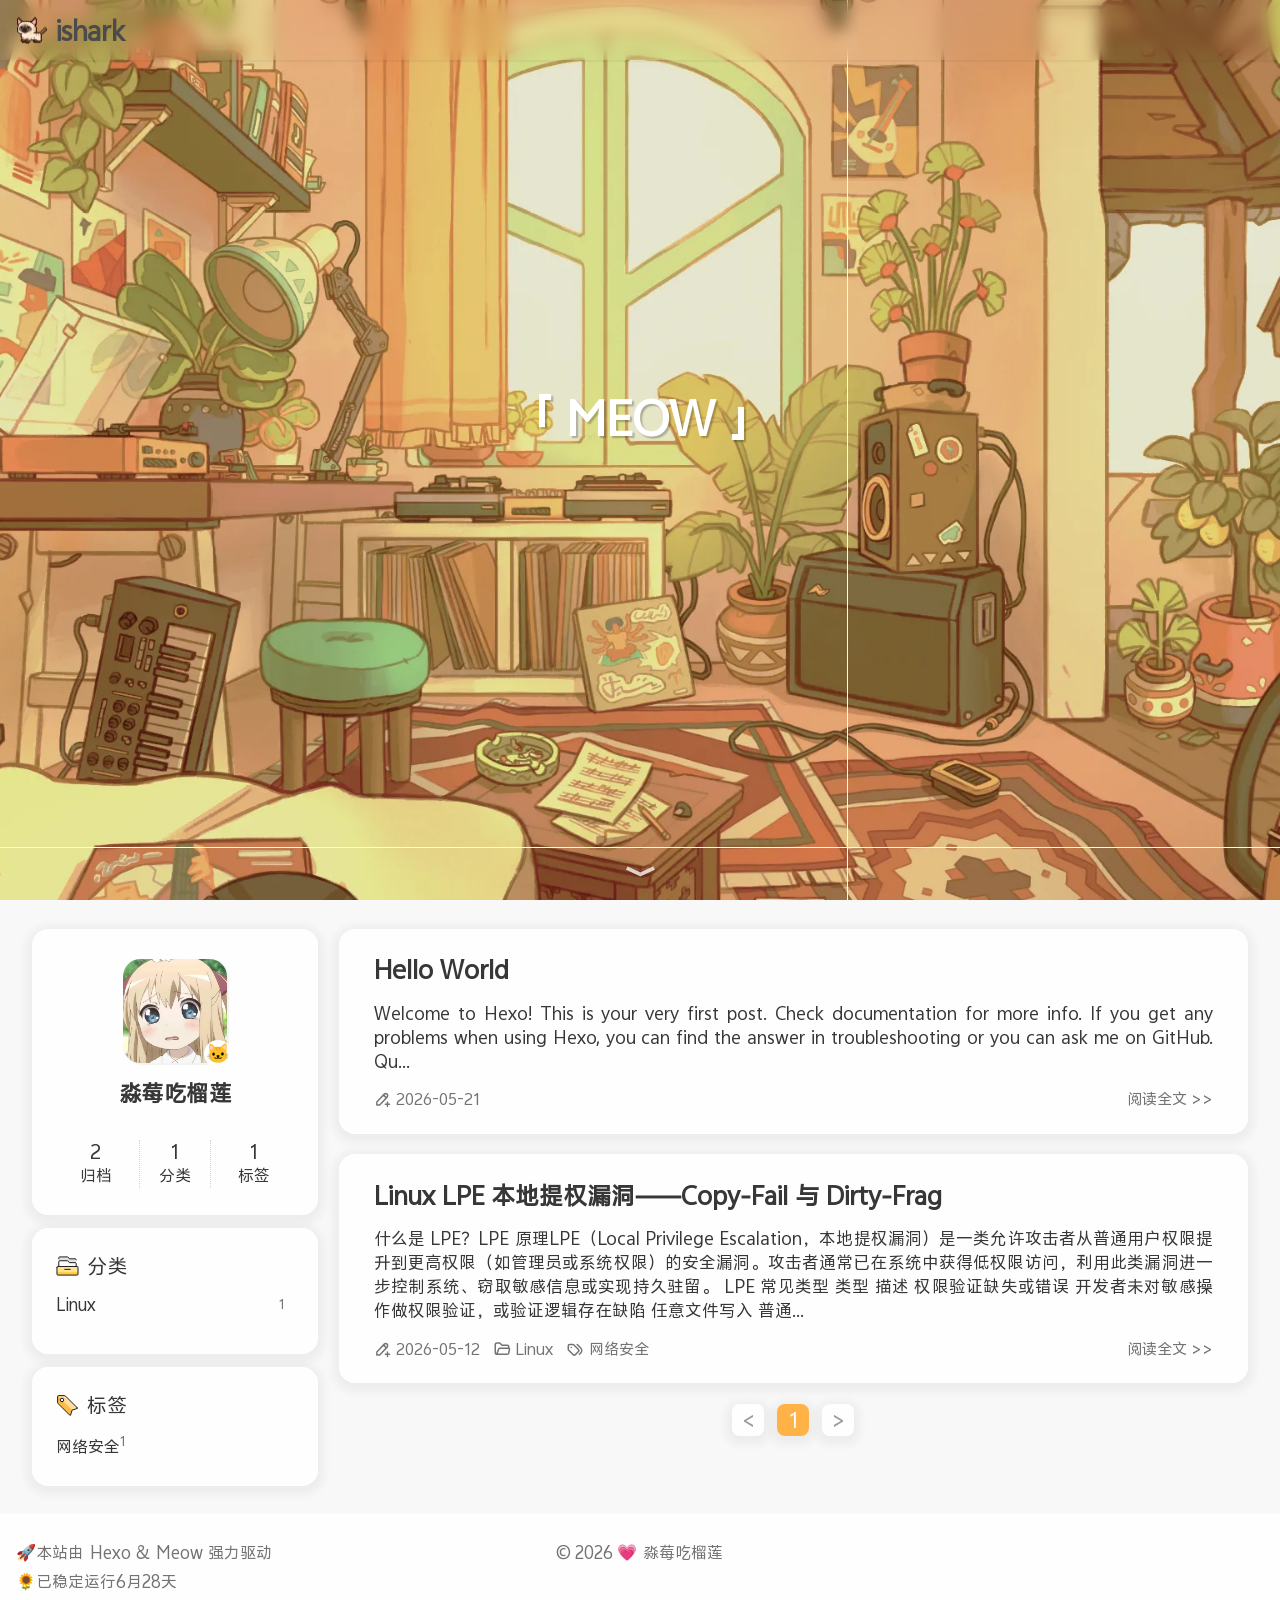
<file: index.html>
<!DOCTYPE html><html lang="zh-CN"><head><meta charset="utf-8"/><meta name="viewport" content="width=device-width, initial-scale=1.0"/><meta name="author" content="淼莓吃榴莲"/><meta name="copyright" content="淼莓吃榴莲"/><meta name="theme-color" content="#FFB347"/><meta name="format-detection" content="telephone=no"/><meta name="keywords" content="网络安全"/><meta name="mobile-web-app-capable" content="yes"/><meta name="apple-mobile-web-app-capable" content="yes"/><meta name="apple-touch-fullscreen" content="yes"/><meta name="application-name" content="ishark - 世界，就是绕着猫打转"/><meta name="apple-mobile-web-app-title" content="ishark - 世界，就是绕着猫打转"/><meta name="apple-mobile-web-app-status-bar-style" content="#FFB347"/><link rel="canonical" href="https://xia0yy.github.io/"/><meta name="description" content="网络安全博客">
<meta property="og:type" content="website">
<meta property="og:title" content="ishark - 世界，就是绕着猫打转">
<meta property="og:url" content="https://xia0yy.github.io/index.html">
<meta property="og:site_name" content="ishark">
<meta property="og:description" content="网络安全博客">
<meta property="og:locale" content="zh_CN">
<meta property="og:image" content="https://xia0yy.github.io/assets/images/xianluomao.png">
<meta property="article:author" content="淼莓吃榴莲">
<meta property="article:tag" content="网络安全">
<meta name="twitter:card" content="summary_large_image">
<meta name="twitter:image" content="https://xia0yy.github.io/assets/images/xianluomao.png"><meta name="robots" content="index,follow"/><meta name="googlebot" content="index,follow"/><meta name="revisit-after" content="1 days"/><title>ishark - 世界，就是绕着猫打转</title><link rel="shortcut icon" href="/assets/images/xianluomao.ico"><link rel="preconnect" href="/assets"/><link rel="preconnect" href="assets"/>
<link rel="stylesheet" href="/css/style.css">

<link rel="stylesheet" href="/css/third-party/dist/APlayer.min.css">
<link rel="prefetch" href="/"/><link rel="prefetch" href="/archives"/><link rel="prefetch" href="/tags"/><meta name="generator" content="Hexo 8.1.2"></head><body bg-style="fixed"><header><div id="navbar"><div id="nav-info"><a id="site-icon" href="/" title="主页"><img src="/assets/images/xianluomao.png" alt="Logo"/></a><a id="site-name" href="/" title="主页"><h1>ishark</h1><img src="/assets/images/svg/uc/uc-home.svg" class="icon noview" alt="Icon"></a></div><div id="nav-menu"></div><div id="nav-function"><div id="menu-btn"><a href="javascript:void(0);" title="打开菜单"><img src="/assets/images/svg/uc/uc-menu.svg" class="icon noview" alt="Icon"></a></div></div></div></header><div id="menu-aside"><div id="menu-aside-container"><div id="menu-aside-info"><a href="/" title="主页"><img src="/assets/images/xianluomao.png" alt="Logo"/></a><a href="/" title="主页">ishark</a></div><hr/></div></div><main><div id="home-banner" bg-style="fixed"><div id="home-banner-info"><div id="home-banner-title">「 MEOW 」</div></div><div id="home-banner-scrolldown"><div id="scroll-to-main">﹀</div></div></div><div id="home-container"><div id="home-content"><aside id="home-sidebar"><div class="sidebar-card" id="sidebar-info"><div id="sidebar-info-img"><a href="/null"><img src="/assets/images/avatar.jpg" alt="Avatar"/></a><div class="status">🐱</div></div><div id="sidebar-info-name">淼莓吃榴莲</div><div id="sidebar-info-desc"></div><div class="site-statistic"><a href="/archives"><div class="site-statistic-num">2</div><div class="site-statistic-title">归档</div></a><a href="/categories"><div class="site-statistic-num">1</div><div class="site-statistic-title">分类</div></a><a href="/tags"><div class="site-statistic-num">1</div><div class="site-statistic-title">标签</div></a></div></div><div class="sidebar-card" id="sidebar-categories"><div class="sidebar-card-headline"><img src="/assets/images/svg/uc/uc-category.svg" class="icon box-icon" alt="Icon"><span>分类</span></div><ul class="sidebar-categories-list"><li class="sidebar-categories-list-item"><a class="sidebar-categories-list-link" href="/categories/Linux/">Linux</a><span class="sidebar-categories-list-count">1</span></li></ul></div><div class="sidebar-card" id="sidebar-tags"><div class="sidebar-card-headline"><img src="/assets/images/svg/uc/uc-tag.svg" class="icon box-icon" alt="Icon"><span>标签</span></div><div id="sidebar-tags-content"><a class="sidebar-tags-link" href="/tags/%E7%BD%91%E7%BB%9C%E5%AE%89%E5%85%A8/" rel="tag">网络安全<span class="sidebar-tags-count">1</span></a></div></div></aside><div id="home-main"><div class="home-article"><div class="home-article-content" cover="nocover"><div class="home-article-title"><a href="/hello-world.html">Hello World</a></div><div class="home-article-excerpt">Welcome to Hexo! This is your very first post. Check documentation for more info. If you get any problems when using Hexo, you can find the answer in troubleshooting or you can ask me on GitHub.
Qu...</div><div class="home-article-info-container"><div class="home-article-info"><div class="home-article-date"><img src="/assets/images/svg/ta/ta-pubdate.svg" class="icon noview" alt="Icon"><span>2026-05-21</span></div></div><div class="home-article-func"><a class="read-more-btn" href="/hello-world.html">阅读全文 &gt;&gt;</a></div></div></div></div><div class="home-article"><div class="home-article-content" cover="nocover"><div class="home-article-title"><a href="/copy-fail-dirty-frag.html">Linux LPE 本地提权漏洞——Copy-Fail 与 Dirty-Frag</a></div><div class="home-article-excerpt">什么是 LPE？LPE 原理LPE（Local Privilege Escalation，本地提权漏洞）是一类允许攻击者从普通用户权限提升到更高权限（如管理员或系统权限）的安全漏洞。攻击者通常已在系统中获得低权限访问，利用此类漏洞进一步控制系统、窃取敏感信息或实现持久驻留。 LPE 常见类型 类型
描述 权限验证缺失或错误
开发者未对敏感操作做权限验证，或验证逻辑存在缺陷 任意文件写入
普通...</div><div class="home-article-info-container"><div class="home-article-info"><div class="home-article-date"><img src="/assets/images/svg/ta/ta-pubdate.svg" class="icon noview" alt="Icon"><span>2026-05-12</span></div><div class="home-article-categories"><img src="/assets/images/svg/ta/ta-category.svg" class="icon noview" alt="Icon"><a href="/categories/Linux/">Linux</a></div><div class="home-article-tags"><img src="/assets/images/svg/ta/ta-tag.svg" class="icon noview" alt="Icon"><a href="/tags/%E7%BD%91%E7%BB%9C%E5%AE%89%E5%85%A8/">网络安全</a></div></div><div class="home-article-func"><a class="read-more-btn" href="/copy-fail-dirty-frag.html">阅读全文 &gt;&gt;</a></div></div></div></div><div class="home-paginator"><div class="paginator"><span class="extend prev" rel="prev"><</span><span class="page-number current">1</span><span class="extend next" rel="next">></span></div></div></div></div></div><div id="toolbar" hide=""><div id="toolbar-setting-container" hide=""><div class="toolbar-item"><button id="tool-color-mode" title="深色模式" type="button"><img src="/assets/images/svg/ta/ta-moon.svg" class="icon noview" alt="Icon"></button></div><div class="toolbar-item"><button class="copy-text" id="tool-share" title="分享" type="button" data-text="https://xia0yy.github.io/index.html"><img src="/assets/images/svg/ta/ta-share.svg" class="icon noview" alt="Icon"></button></div></div><div class="toolbar-container"><div class="toolbar-item"><button id="tool-setting" title="设置" type="button"><img src="/assets/images/svg/ta/ta-setting.svg" class="icon noview" alt="Icon"></button></div><div class="toolbar-item"><button id="tool-gototop" title="返回顶部" type="button"><img src="/assets/images/svg/ta/ta-up.svg" class="icon noview" alt="Icon"></button></div></div></div><div id="music-player"></div></main><footer><div class="footer"><div id="footer-copyright">© 2026 <span>💗</span> <a href="/null">淼莓吃榴莲</a></div><div id="footer-info"><div id="footer-framework">🚀本站由 <a href="https://hexo.io" target="_blank">Hexo</a> & <a href="https://github.com/chanwj/hexo-theme-meow" title="3.3.2" target="_blank">Meow</a> 强力驱动</div><div id="footer-runtime"><span id="runtime" data-startdate="2026-05-06T22:16:20.000Z">🌻已稳定运行.年.月.天</span></div></div></div></footer><div class="scripts"><script>const GLOBALCONFIG = {
  root: '/',
  toolbar: true,
  lazyload_src: '/assets/images/Meow-Loading.webp',
  friends: false,
  album: '',
  codeblock: false,
  code_copy_text: false,
  share_text: '🐱Share From Meow',
  onblur_title: 'Please Come Back～✧(´▽`ʃ♡ƪ)',
  mouse_click: false,
  notify:{
    enable: false,
    info: '复制成功～转载请标注本文地址',
    f12_info: '开发者模式已打开，请遵循本站版权协议'
  },
  search: {
    enable: false,
    path: '',
    local: {
      top_n_per_article: 1,
      preload: false
    }
  },
  encrypt: false,
  category: false,
};
</script><script>if (!localStorage.getItem('color-mode')) {
  localStorage.setItem('color-mode', 'light' || 'light');
}
document.body.setAttribute('data-mode', localStorage.getItem('color-mode'));
</script>
<script src="/js/theme/tools/utils.js"></script>

<script src="/js/plugins/dist/lazyload.min.js"></script>

<script src="/js/plugins/view-image.min.js"></script>

<script src="/js/plugins/dist/APlayer.min.js"></script>
<script>const initAplayer = (data) => {
  if (!data.length) return;

  const ap = new APlayer({
    container: document.getElementById('music-player'),
    fixed: true,
    autoplay: false,
    theme: '#FFB347',
    loop: 'all',
    order: 'list',
    volume: 0.7,
    lrcType: 3,
    audio: data
  });

  ap.on('play', () => {
    document.getElementById('music-player').setAttribute("play", "");
  });
  ap.on('pause', () => {
    document.getElementById('music-player').removeAttribute("play");
  });
};

const fetchData = () => {
  fetch('')
    .then(res => res.json())
    .then(result => initAplayer(result));
};

if ('') {
  document.addEventListener("DOMContentLoaded", fetchData);
} else {
  document.addEventListener("DOMContentLoaded", initAplayer());;
}</script>
<script src="/js/main.js" type="module"></script>
</div></body></html>
</file>
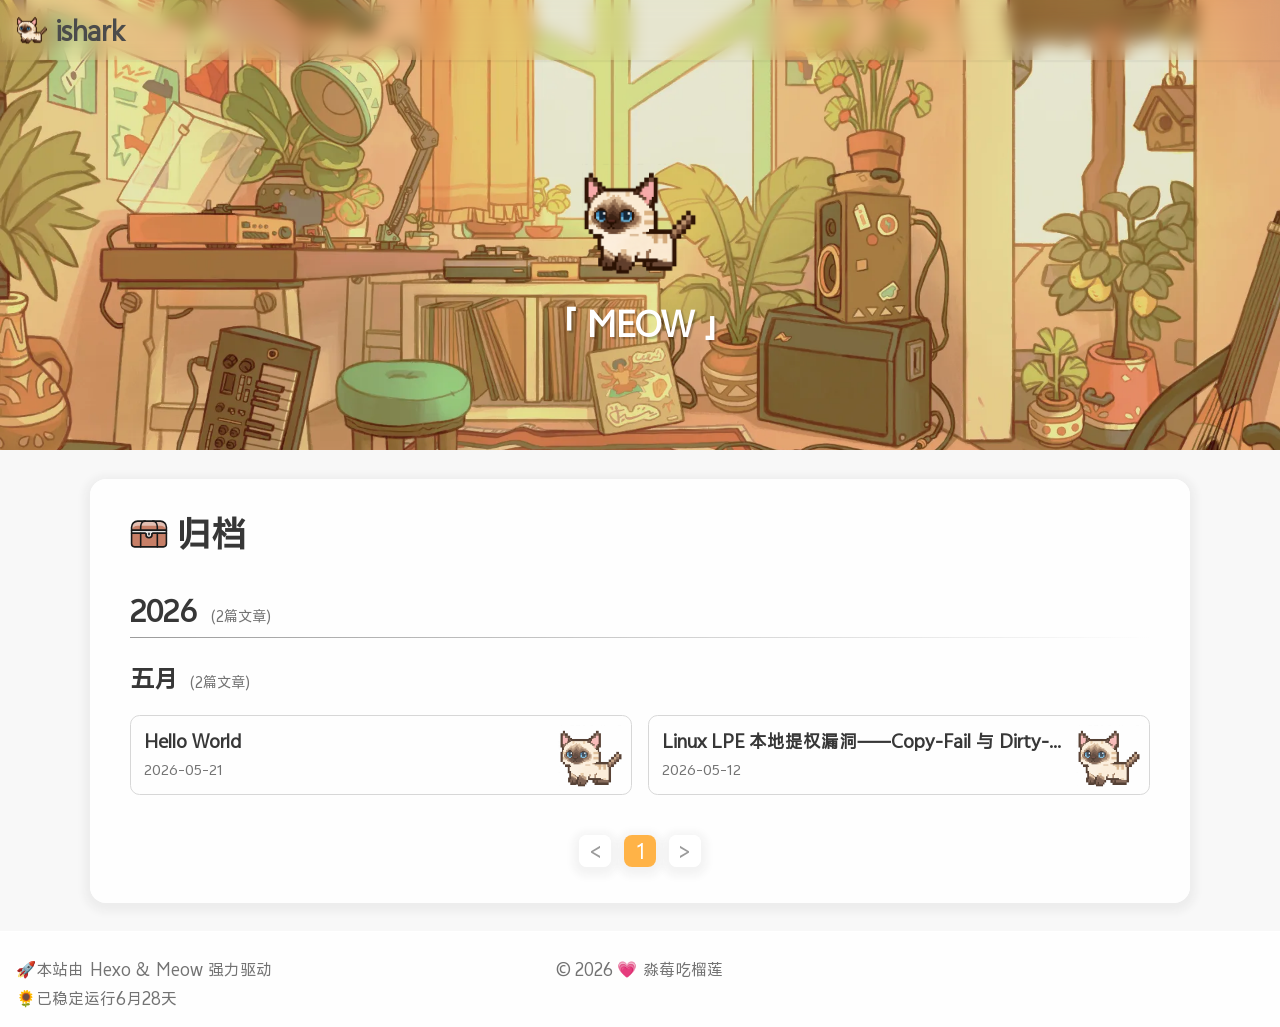
<file: archives/index.html>
<!DOCTYPE html><html lang="zh-CN"><head><meta charset="utf-8"/><meta name="viewport" content="width=device-width, initial-scale=1.0"/><meta name="author" content="淼莓吃榴莲"/><meta name="copyright" content="淼莓吃榴莲"/><meta name="theme-color" content="#FFB347"/><meta name="format-detection" content="telephone=no"/><meta name="keywords" content="网络安全"/><meta name="mobile-web-app-capable" content="yes"/><meta name="apple-mobile-web-app-capable" content="yes"/><meta name="apple-touch-fullscreen" content="yes"/><meta name="application-name" content="归档 | ishark"/><meta name="apple-mobile-web-app-title" content="归档 | ishark"/><meta name="apple-mobile-web-app-status-bar-style" content="#FFB347"/><link rel="canonical" href="https://xia0yy.github.io/archives/"/><meta name="description" content="网络安全博客">
<meta property="og:type" content="website">
<meta property="og:title" content="归档 | ishark">
<meta property="og:url" content="https://xia0yy.github.io/archives/index.html">
<meta property="og:site_name" content="ishark">
<meta property="og:description" content="网络安全博客">
<meta property="og:locale" content="zh_CN">
<meta property="og:image" content="https://xia0yy.github.io/archives/assets/images/xianluomao.png">
<meta property="article:author" content="淼莓吃榴莲">
<meta property="article:tag" content="网络安全">
<meta name="twitter:card" content="summary_large_image">
<meta name="twitter:image" content="https://xia0yy.github.io/archives/assets/images/xianluomao.png"><meta name="robots" content="index,follow"/><meta name="googlebot" content="index,follow"/><meta name="revisit-after" content="1 days"/><title>归档 | ishark</title><link rel="shortcut icon" href="/assets/images/xianluomao.ico"><link rel="preconnect" href="/assets"/><link rel="preconnect" href="assets"/>
<link rel="stylesheet" href="/css/style.css">

<link rel="stylesheet" href="/css/third-party/dist/APlayer.min.css">
<link rel="prefetch" href="/"/><link rel="prefetch" href="/archives"/><link rel="prefetch" href="/tags"/><meta name="generator" content="Hexo 8.1.2"></head><body bg-style="none"><header><div id="navbar"><div id="nav-info"><a id="site-icon" href="/" title="主页"><img src="/assets/images/xianluomao.png" alt="Logo"/></a><a id="site-name" href="/" title="主页"><div>ishark</div><img src="/assets/images/svg/uc/uc-home.svg" class="icon noview" alt="Icon"></a></div><div id="nav-menu"></div><div id="nav-function"><div id="menu-btn"><a href="javascript:void(0);" title="打开菜单"><img src="/assets/images/svg/uc/uc-menu.svg" class="icon noview" alt="Icon"></a></div></div></div></header><div id="menu-aside"><div id="menu-aside-container"><div id="menu-aside-info"><a href="/" title="主页"><img src="/assets/images/xianluomao.png" alt="Logo"/></a><a href="/" title="主页">ishark</a></div><hr/></div></div><main><div class="banner"><div class="banner-info"><div class="banner-avatar"><img src="/assets/images/xianluomao.png" alt="Avatar"/></div><div class="banner-title">「 MEOW 」</div></div></div><div class="page-container"><div class="page-content"><div class="page-title"><div class="page-title-content"><img src="/assets/images/svg/uc/uc-archive.svg" class="icon noview" alt="Icon"><h1>归档</h1></div></div><div class="page-main"><div class="archive-container"><div class="archive-year"><div class="archive-year-title"><a href="/archives/2026">2026</a><span>(2篇文章)</span></div><div class="archive-month"><div class="archive-month-title"><a href="/archives/2026/05">五月</a><span>(2篇文章)</span></div><div class="archive-posts-list"><div class="archive-post" archive-style="normal"><div class="archive-post-cover"></div><a href="/hello-world.html"><div class="archive-post-title"><span>Hello World</span></div><div class="archive-post-date">2026-05-21</div></a></div><div class="archive-post" archive-style="normal"><div class="archive-post-cover"></div><a href="/copy-fail-dirty-frag.html"><div class="archive-post-title"><span>Linux LPE 本地提权漏洞——Copy-Fail 与 Dirty-Frag</span></div><div class="archive-post-date">2026-05-12</div></a></div></div></div></div></div><div class="page-paginator"><div class="paginator"><span class="extend prev" rel="prev"><</span><span class="page-number current">1</span><span class="extend next" rel="next">></span></div></div><div class="page-body markdown"></div></div></div></div><div id="toolbar" hide=""><div id="toolbar-setting-container" hide=""><div class="toolbar-item"><button id="tool-color-mode" title="深色模式" type="button"><img src="/assets/images/svg/ta/ta-moon.svg" class="icon noview" alt="Icon"></button></div><div class="toolbar-item"><button class="copy-text" id="tool-share" title="分享" type="button" data-text="https://xia0yy.github.io/archives/index.html"><img src="/assets/images/svg/ta/ta-share.svg" class="icon noview" alt="Icon"></button></div></div><div class="toolbar-container"><div class="toolbar-item"><button id="tool-setting" title="设置" type="button"><img src="/assets/images/svg/ta/ta-setting.svg" class="icon noview" alt="Icon"></button></div><div class="toolbar-item"><button id="tool-gototop" title="返回顶部" type="button"><img src="/assets/images/svg/ta/ta-up.svg" class="icon noview" alt="Icon"></button></div></div></div><div id="music-player"></div></main><footer><div class="footer"><div id="footer-copyright">© 2026 <span>💗</span> <a href="/null">淼莓吃榴莲</a></div><div id="footer-info"><div id="footer-framework">🚀本站由 <a href="https://hexo.io" target="_blank">Hexo</a> & <a href="https://github.com/chanwj/hexo-theme-meow" title="3.3.2" target="_blank">Meow</a> 强力驱动</div><div id="footer-runtime"><span id="runtime" data-startdate="2026-05-06T22:16:20.000Z">🌻已稳定运行.年.月.天</span></div></div></div></footer><div class="scripts"><script>const GLOBALCONFIG = {
  root: '/',
  toolbar: true,
  lazyload_src: '/assets/images/Meow-Loading.webp',
  friends: false,
  album: '',
  codeblock: false,
  code_copy_text: false,
  share_text: '🐱Share From Meow',
  onblur_title: 'Please Come Back～✧(´▽`ʃ♡ƪ)',
  mouse_click: false,
  notify:{
    enable: false,
    info: '复制成功～转载请标注本文地址',
    f12_info: '开发者模式已打开，请遵循本站版权协议'
  },
  search: {
    enable: false,
    path: '',
    local: {
      top_n_per_article: 1,
      preload: false
    }
  },
  encrypt: false,
  category: false,
};
</script><script>if (!localStorage.getItem('color-mode')) {
  localStorage.setItem('color-mode', 'light' || 'light');
}
document.body.setAttribute('data-mode', localStorage.getItem('color-mode'));
</script>
<script src="/js/theme/tools/utils.js"></script>

<script src="/js/plugins/dist/lazyload.min.js"></script>

<script src="/js/plugins/view-image.min.js"></script>

<script src="/js/plugins/dist/APlayer.min.js"></script>
<script>const initAplayer = (data) => {
  if (!data.length) return;

  const ap = new APlayer({
    container: document.getElementById('music-player'),
    fixed: true,
    autoplay: false,
    theme: '#FFB347',
    loop: 'all',
    order: 'list',
    volume: 0.7,
    lrcType: 3,
    audio: data
  });

  ap.on('play', () => {
    document.getElementById('music-player').setAttribute("play", "");
  });
  ap.on('pause', () => {
    document.getElementById('music-player').removeAttribute("play");
  });
};

const fetchData = () => {
  fetch('')
    .then(res => res.json())
    .then(result => initAplayer(result));
};

if ('') {
  document.addEventListener("DOMContentLoaded", fetchData);
} else {
  document.addEventListener("DOMContentLoaded", initAplayer());;
}</script>
<script src="/js/main.js" type="module"></script>
</div></body></html>
</file>
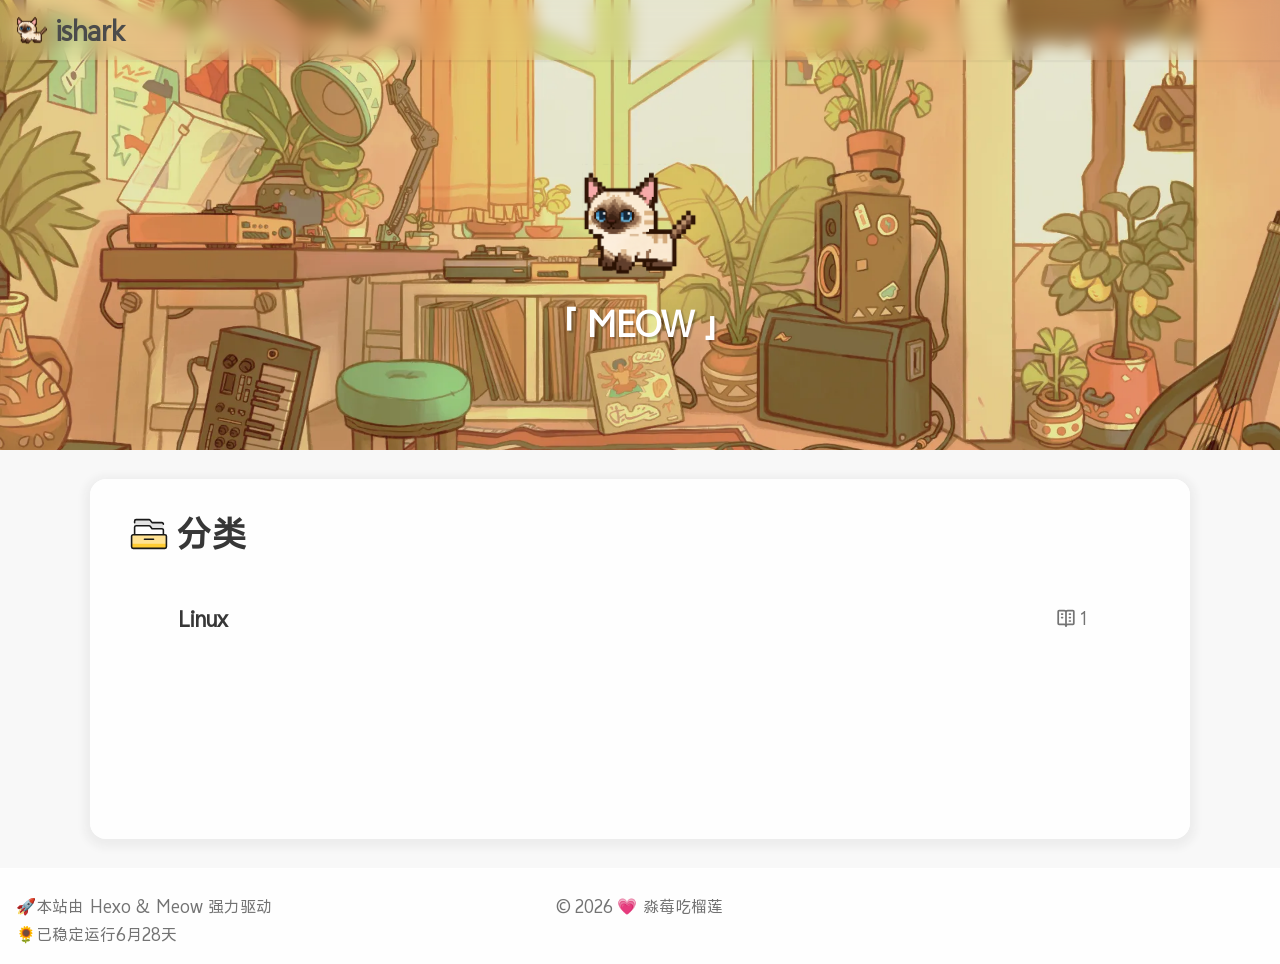
<file: categories/index.html>
<!DOCTYPE html><html lang="zh-CN"><head><meta charset="utf-8"/><meta name="viewport" content="width=device-width, initial-scale=1.0"/><meta name="author" content="淼莓吃榴莲"/><meta name="copyright" content="淼莓吃榴莲"/><meta name="theme-color" content="#FFB347"/><meta name="format-detection" content="telephone=no"/><meta name="keywords" content="网络安全"/><meta name="mobile-web-app-capable" content="yes"/><meta name="apple-mobile-web-app-capable" content="yes"/><meta name="apple-touch-fullscreen" content="yes"/><meta name="application-name" content="分类 | ishark"/><meta name="apple-mobile-web-app-title" content="分类 | ishark"/><meta name="apple-mobile-web-app-status-bar-style" content="#FFB347"/><link rel="canonical" href="https://xia0yy.github.io/categories/"/><meta name="description" content="网络安全博客">
<meta property="og:type" content="website">
<meta property="og:title" content="分类 | ishark">
<meta property="og:url" content="https://xia0yy.github.io/categories/index.html">
<meta property="og:site_name" content="ishark">
<meta property="og:description" content="网络安全博客">
<meta property="og:locale" content="zh_CN">
<meta property="og:image" content="https://xia0yy.github.io/categories/assets/images/xianluomao.png">
<meta property="article:published_time" content="2025-05-15T08:50:32.000Z">
<meta property="article:modified_time" content="2026-05-21T06:51:28.051Z">
<meta property="article:author" content="淼莓吃榴莲">
<meta property="article:tag" content="网络安全">
<meta name="twitter:card" content="summary_large_image">
<meta name="twitter:image" content="https://xia0yy.github.io/categories/assets/images/xianluomao.png"><meta name="robots" content="index,follow"/><meta name="googlebot" content="index,follow"/><meta name="revisit-after" content="1 days"/><title>分类 | ishark</title><link rel="shortcut icon" href="/assets/images/xianluomao.ico"><link rel="preconnect" href="/assets"/><link rel="preconnect" href="assets"/>
<link rel="stylesheet" href="/css/style.css">

<link rel="stylesheet" href="/css/third-party/dist/APlayer.min.css">
<link rel="prefetch" href="/"/><link rel="prefetch" href="/archives"/><link rel="prefetch" href="/tags"/><meta name="generator" content="Hexo 8.1.2"></head><body bg-style="none"><header><div id="navbar"><div id="nav-info"><a id="site-icon" href="/" title="主页"><img src="/assets/images/xianluomao.png" alt="Logo"/></a><a id="site-name" href="/" title="主页"><div>ishark</div><img src="/assets/images/svg/uc/uc-home.svg" class="icon noview" alt="Icon"></a></div><div id="nav-menu"></div><div id="nav-function"><div id="menu-btn"><a href="javascript:void(0);" title="打开菜单"><img src="/assets/images/svg/uc/uc-menu.svg" class="icon noview" alt="Icon"></a></div></div></div></header><div id="menu-aside"><div id="menu-aside-container"><div id="menu-aside-info"><a href="/" title="主页"><img src="/assets/images/xianluomao.png" alt="Logo"/></a><a href="/" title="主页">ishark</a></div><hr/></div></div><main><div class="banner"><div class="banner-info"><div class="banner-avatar"><img src="/assets/images/xianluomao.png" alt="Avatar"/></div><div class="banner-title">「 MEOW 」</div></div></div><div class="page-container"><div class="page-content"><div class="page-title"><div class="page-title-content"><img src="/assets/images/svg/uc/uc-category.svg" class="icon noview" alt="Icon"><h1>分类</h1></div></div><div class="page-main"><div class="category-container"><div class="category-content"><div class="category-item"><div class="category-name"><a href="/categories/Linux/">Linux</a></div><a class="category-count" href="/categories/Linux/"><svg xmlns="http://www.w3.org/2000/svg" width="24" height="24" fill="none" stroke="currentColor" stroke-linecap="round" stroke-linejoin="round" stroke-width="2" class="icon" viewBox="0 0 24 24"><path stroke="none" d="M0 0h24v24H0z"/><path d="M10 19H4a1 1 0 0 1-1-1V4a1 1 0 0 1 1-1h6a2 2 0 0 1 2 2 2 2 0 0 1 2-2h6a1 1 0 0 1 1 1v14a1 1 0 0 1-1 1h-6a2 2 0 0 0-2 2 2 2 0 0 0-2-2M12 5v16M7 7h1M7 11h1M16 7h1M16 11h1M16 15h1"/></svg><span>1</span></a></div></div></div></div></div></div><div id="toolbar" hide=""><div id="toolbar-setting-container" hide=""><div class="toolbar-item"><button id="tool-color-mode" title="深色模式" type="button"><img src="/assets/images/svg/ta/ta-moon.svg" class="icon noview" alt="Icon"></button></div><div class="toolbar-item"><button class="copy-text" id="tool-share" title="分享" type="button" data-text="https://xia0yy.github.io/categories/index.html"><img src="/assets/images/svg/ta/ta-share.svg" class="icon noview" alt="Icon"></button></div></div><div class="toolbar-container"><div class="toolbar-item"><button id="tool-setting" title="设置" type="button"><img src="/assets/images/svg/ta/ta-setting.svg" class="icon noview" alt="Icon"></button></div><div class="toolbar-item"><button id="tool-gototop" title="返回顶部" type="button"><img src="/assets/images/svg/ta/ta-up.svg" class="icon noview" alt="Icon"></button></div></div></div><div id="music-player"></div></main><footer><div class="footer"><div id="footer-copyright">© 2026 <span>💗</span> <a href="/null">淼莓吃榴莲</a></div><div id="footer-info"><div id="footer-framework">🚀本站由 <a href="https://hexo.io" target="_blank">Hexo</a> & <a href="https://github.com/chanwj/hexo-theme-meow" title="3.3.2" target="_blank">Meow</a> 强力驱动</div><div id="footer-runtime"><span id="runtime" data-startdate="2026-05-06T22:16:20.000Z">🌻已稳定运行.年.月.天</span></div></div></div></footer><div class="scripts"><script>const GLOBALCONFIG = {
  root: '/',
  toolbar: true,
  lazyload_src: '/assets/images/Meow-Loading.webp',
  friends: false,
  album: '',
  codeblock: true,
  code_copy_text: false,
  share_text: '🐱Share From Meow',
  onblur_title: 'Please Come Back～✧(´▽`ʃ♡ƪ)',
  mouse_click: false,
  notify:{
    enable: false,
    info: '复制成功～转载请标注本文地址',
    f12_info: '开发者模式已打开，请遵循本站版权协议'
  },
  search: {
    enable: false,
    path: '',
    local: {
      top_n_per_article: 1,
      preload: false
    }
  },
  encrypt: false,
  category: true,
};
</script><script>if (!localStorage.getItem('color-mode')) {
  localStorage.setItem('color-mode', 'light' || 'light');
}
document.body.setAttribute('data-mode', localStorage.getItem('color-mode'));
</script>
<script src="/js/theme/tools/utils.js"></script>

<script src="/js/plugins/dist/lazyload.min.js"></script>

<script src="/js/plugins/view-image.min.js"></script>

<script src="/js/plugins/dist/APlayer.min.js"></script>
<script>const initAplayer = (data) => {
  if (!data.length) return;

  const ap = new APlayer({
    container: document.getElementById('music-player'),
    fixed: true,
    autoplay: false,
    theme: '#FFB347',
    loop: 'all',
    order: 'list',
    volume: 0.7,
    lrcType: 3,
    audio: data
  });

  ap.on('play', () => {
    document.getElementById('music-player').setAttribute("play", "");
  });
  ap.on('pause', () => {
    document.getElementById('music-player').removeAttribute("play");
  });
};

const fetchData = () => {
  fetch('')
    .then(res => res.json())
    .then(result => initAplayer(result));
};

if ('') {
  document.addEventListener("DOMContentLoaded", fetchData);
} else {
  document.addEventListener("DOMContentLoaded", initAplayer());;
}</script>
<script src="/js/main.js" type="module"></script>
</div></body></html>
</file>
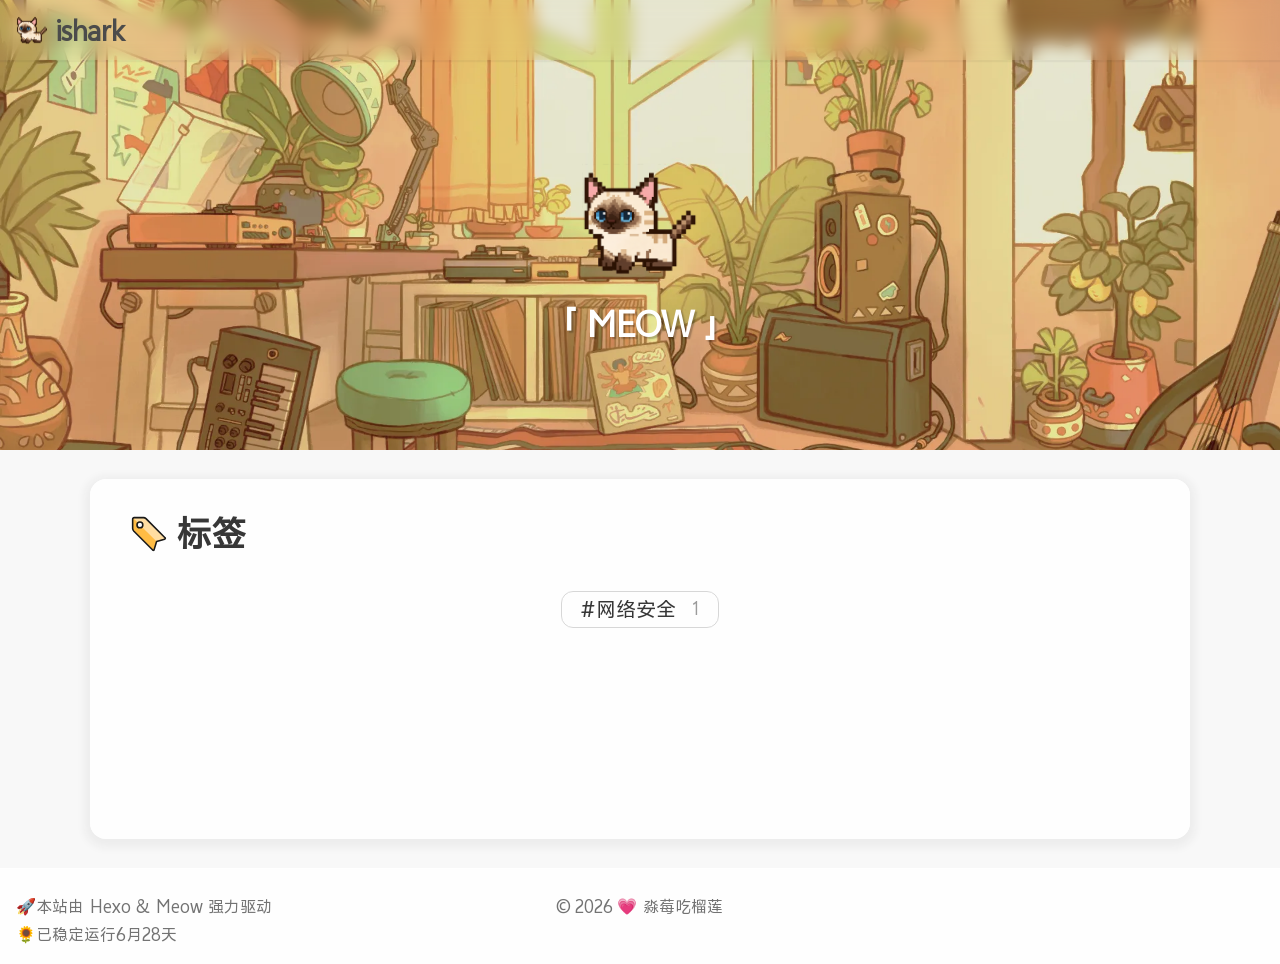
<file: tags/index.html>
<!DOCTYPE html><html lang="zh-CN"><head><meta charset="utf-8"/><meta name="viewport" content="width=device-width, initial-scale=1.0"/><meta name="author" content="淼莓吃榴莲"/><meta name="copyright" content="淼莓吃榴莲"/><meta name="theme-color" content="#FFB347"/><meta name="format-detection" content="telephone=no"/><meta name="keywords" content="网络安全"/><meta name="mobile-web-app-capable" content="yes"/><meta name="apple-mobile-web-app-capable" content="yes"/><meta name="apple-touch-fullscreen" content="yes"/><meta name="application-name" content="标签 | ishark"/><meta name="apple-mobile-web-app-title" content="标签 | ishark"/><meta name="apple-mobile-web-app-status-bar-style" content="#FFB347"/><link rel="canonical" href="https://xia0yy.github.io/tags/"/><meta name="description" content="网络安全博客">
<meta property="og:type" content="website">
<meta property="og:title" content="标签 | ishark">
<meta property="og:url" content="https://xia0yy.github.io/tags/index.html">
<meta property="og:site_name" content="ishark">
<meta property="og:description" content="网络安全博客">
<meta property="og:locale" content="zh_CN">
<meta property="og:image" content="https://xia0yy.github.io/tags/assets/images/xianluomao.png">
<meta property="article:published_time" content="2025-05-16T11:35:34.000Z">
<meta property="article:modified_time" content="2026-05-21T06:51:28.051Z">
<meta property="article:author" content="淼莓吃榴莲">
<meta property="article:tag" content="网络安全">
<meta name="twitter:card" content="summary_large_image">
<meta name="twitter:image" content="https://xia0yy.github.io/tags/assets/images/xianluomao.png"><meta name="robots" content="index,follow"/><meta name="googlebot" content="index,follow"/><meta name="revisit-after" content="1 days"/><title>标签 | ishark</title><link rel="shortcut icon" href="/assets/images/xianluomao.ico"><link rel="preconnect" href="/assets"/><link rel="preconnect" href="assets"/>
<link rel="stylesheet" href="/css/style.css">

<link rel="stylesheet" href="/css/third-party/dist/APlayer.min.css">
<link rel="prefetch" href="/"/><link rel="prefetch" href="/archives"/><link rel="prefetch" href="/tags"/><meta name="generator" content="Hexo 8.1.2"></head><body bg-style="none"><header><div id="navbar"><div id="nav-info"><a id="site-icon" href="/" title="主页"><img src="/assets/images/xianluomao.png" alt="Logo"/></a><a id="site-name" href="/" title="主页"><div>ishark</div><img src="/assets/images/svg/uc/uc-home.svg" class="icon noview" alt="Icon"></a></div><div id="nav-menu"></div><div id="nav-function"><div id="menu-btn"><a href="javascript:void(0);" title="打开菜单"><img src="/assets/images/svg/uc/uc-menu.svg" class="icon noview" alt="Icon"></a></div></div></div></header><div id="menu-aside"><div id="menu-aside-container"><div id="menu-aside-info"><a href="/" title="主页"><img src="/assets/images/xianluomao.png" alt="Logo"/></a><a href="/" title="主页">ishark</a></div><hr/></div></div><main><div class="banner"><div class="banner-info"><div class="banner-avatar"><img src="/assets/images/xianluomao.png" alt="Avatar"/></div><div class="banner-title">「 MEOW 」</div></div></div><div class="page-container"><div class="page-content"><div class="page-title"><div class="page-title-content"><img src="/assets/images/svg/uc/uc-tag.svg" class="icon noview" alt="Icon"><h1>标签</h1></div></div><div class="page-main"><div class="tag-container" tag-style="normal"><ul class="tags-list" itemprop="keywords"><li class="tags-list-item"><a class="tags-list-link" href="/tags/%E7%BD%91%E7%BB%9C%E5%AE%89%E5%85%A8/" rel="tag">网络安全</a><span class="tags-list-count">1</span></li></ul></div></div></div></div><div id="toolbar" hide=""><div id="toolbar-setting-container" hide=""><div class="toolbar-item"><button id="tool-color-mode" title="深色模式" type="button"><img src="/assets/images/svg/ta/ta-moon.svg" class="icon noview" alt="Icon"></button></div><div class="toolbar-item"><button class="copy-text" id="tool-share" title="分享" type="button" data-text="https://xia0yy.github.io/tags/index.html"><img src="/assets/images/svg/ta/ta-share.svg" class="icon noview" alt="Icon"></button></div></div><div class="toolbar-container"><div class="toolbar-item"><button id="tool-setting" title="设置" type="button"><img src="/assets/images/svg/ta/ta-setting.svg" class="icon noview" alt="Icon"></button></div><div class="toolbar-item"><button id="tool-gototop" title="返回顶部" type="button"><img src="/assets/images/svg/ta/ta-up.svg" class="icon noview" alt="Icon"></button></div></div></div><div id="music-player"></div></main><footer><div class="footer"><div id="footer-copyright">© 2026 <span>💗</span> <a href="/null">淼莓吃榴莲</a></div><div id="footer-info"><div id="footer-framework">🚀本站由 <a href="https://hexo.io" target="_blank">Hexo</a> & <a href="https://github.com/chanwj/hexo-theme-meow" title="3.3.2" target="_blank">Meow</a> 强力驱动</div><div id="footer-runtime"><span id="runtime" data-startdate="2026-05-06T22:16:20.000Z">🌻已稳定运行.年.月.天</span></div></div></div></footer><div class="scripts"><script>const GLOBALCONFIG = {
  root: '/',
  toolbar: true,
  lazyload_src: '/assets/images/Meow-Loading.webp',
  friends: false,
  album: '',
  codeblock: true,
  code_copy_text: false,
  share_text: '🐱Share From Meow',
  onblur_title: 'Please Come Back～✧(´▽`ʃ♡ƪ)',
  mouse_click: false,
  notify:{
    enable: false,
    info: '复制成功～转载请标注本文地址',
    f12_info: '开发者模式已打开，请遵循本站版权协议'
  },
  search: {
    enable: false,
    path: '',
    local: {
      top_n_per_article: 1,
      preload: false
    }
  },
  encrypt: false,
  category: false,
};
</script><script>if (!localStorage.getItem('color-mode')) {
  localStorage.setItem('color-mode', 'light' || 'light');
}
document.body.setAttribute('data-mode', localStorage.getItem('color-mode'));
</script>
<script src="/js/theme/tools/utils.js"></script>

<script src="/js/plugins/dist/lazyload.min.js"></script>

<script src="/js/plugins/view-image.min.js"></script>

<script src="/js/plugins/dist/APlayer.min.js"></script>
<script>const initAplayer = (data) => {
  if (!data.length) return;

  const ap = new APlayer({
    container: document.getElementById('music-player'),
    fixed: true,
    autoplay: false,
    theme: '#FFB347',
    loop: 'all',
    order: 'list',
    volume: 0.7,
    lrcType: 3,
    audio: data
  });

  ap.on('play', () => {
    document.getElementById('music-player').setAttribute("play", "");
  });
  ap.on('pause', () => {
    document.getElementById('music-player').removeAttribute("play");
  });
};

const fetchData = () => {
  fetch('')
    .then(res => res.json())
    .then(result => initAplayer(result));
};

if ('') {
  document.addEventListener("DOMContentLoaded", fetchData);
} else {
  document.addEventListener("DOMContentLoaded", initAplayer());;
}</script>
<script src="/js/main.js" type="module"></script>
</div></body></html>
</file>
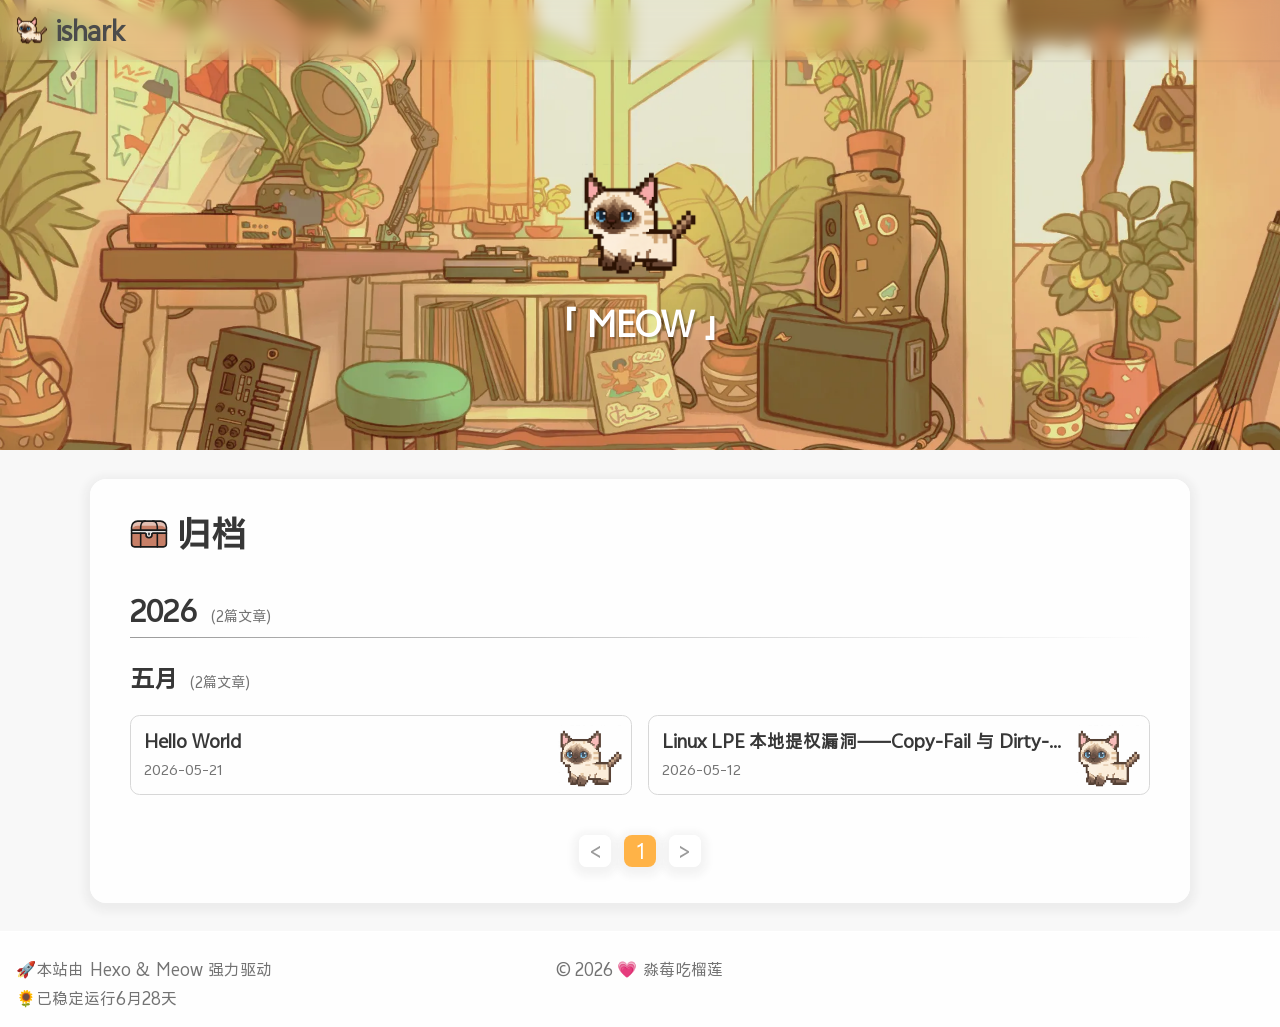
<file: archives/2026/index.html>
<!DOCTYPE html><html lang="zh-CN"><head><meta charset="utf-8"/><meta name="viewport" content="width=device-width, initial-scale=1.0"/><meta name="author" content="淼莓吃榴莲"/><meta name="copyright" content="淼莓吃榴莲"/><meta name="theme-color" content="#FFB347"/><meta name="format-detection" content="telephone=no"/><meta name="keywords" content="网络安全"/><meta name="mobile-web-app-capable" content="yes"/><meta name="apple-mobile-web-app-capable" content="yes"/><meta name="apple-touch-fullscreen" content="yes"/><meta name="application-name" content="归档 | ishark"/><meta name="apple-mobile-web-app-title" content="归档 | ishark"/><meta name="apple-mobile-web-app-status-bar-style" content="#FFB347"/><link rel="canonical" href="https://xia0yy.github.io/archives/2026/"/><meta name="description" content="网络安全博客">
<meta property="og:type" content="website">
<meta property="og:title" content="归档 | ishark">
<meta property="og:url" content="https://xia0yy.github.io/archives/2026/index.html">
<meta property="og:site_name" content="ishark">
<meta property="og:description" content="网络安全博客">
<meta property="og:locale" content="zh_CN">
<meta property="og:image" content="https://xia0yy.github.io/archives/2026/assets/images/xianluomao.png">
<meta property="article:author" content="淼莓吃榴莲">
<meta property="article:tag" content="网络安全">
<meta name="twitter:card" content="summary_large_image">
<meta name="twitter:image" content="https://xia0yy.github.io/archives/2026/assets/images/xianluomao.png"><meta name="robots" content="index,follow"/><meta name="googlebot" content="index,follow"/><meta name="revisit-after" content="1 days"/><title>归档 | ishark</title><link rel="shortcut icon" href="/assets/images/xianluomao.ico"><link rel="preconnect" href="/assets"/><link rel="preconnect" href="assets"/>
<link rel="stylesheet" href="/css/style.css">

<link rel="stylesheet" href="/css/third-party/dist/APlayer.min.css">
<link rel="prefetch" href="/"/><link rel="prefetch" href="/archives"/><link rel="prefetch" href="/tags"/><meta name="generator" content="Hexo 8.1.2"></head><body bg-style="none"><header><div id="navbar"><div id="nav-info"><a id="site-icon" href="/" title="主页"><img src="/assets/images/xianluomao.png" alt="Logo"/></a><a id="site-name" href="/" title="主页"><div>ishark</div><img src="/assets/images/svg/uc/uc-home.svg" class="icon noview" alt="Icon"></a></div><div id="nav-menu"></div><div id="nav-function"><div id="menu-btn"><a href="javascript:void(0);" title="打开菜单"><img src="/assets/images/svg/uc/uc-menu.svg" class="icon noview" alt="Icon"></a></div></div></div></header><div id="menu-aside"><div id="menu-aside-container"><div id="menu-aside-info"><a href="/" title="主页"><img src="/assets/images/xianluomao.png" alt="Logo"/></a><a href="/" title="主页">ishark</a></div><hr/></div></div><main><div class="banner"><div class="banner-info"><div class="banner-avatar"><img src="/assets/images/xianluomao.png" alt="Avatar"/></div><div class="banner-title">「 MEOW 」</div></div></div><div class="page-container"><div class="page-content"><div class="page-title"><div class="page-title-content"><img src="/assets/images/svg/uc/uc-archive.svg" class="icon noview" alt="Icon"><h1>归档</h1></div></div><div class="page-main"><div class="archive-container"><div class="archive-year"><div class="archive-year-title"><a href="/archives/2026">2026</a><span>(2篇文章)</span></div><div class="archive-month"><div class="archive-month-title"><a href="/archives/2026/05">五月</a><span>(2篇文章)</span></div><div class="archive-posts-list"><div class="archive-post" archive-style="normal"><div class="archive-post-cover"></div><a href="/hello-world.html"><div class="archive-post-title"><span>Hello World</span></div><div class="archive-post-date">2026-05-21</div></a></div><div class="archive-post" archive-style="normal"><div class="archive-post-cover"></div><a href="/copy-fail-dirty-frag.html"><div class="archive-post-title"><span>Linux LPE 本地提权漏洞——Copy-Fail 与 Dirty-Frag</span></div><div class="archive-post-date">2026-05-12</div></a></div></div></div></div></div><div class="page-paginator"><div class="paginator"><span class="extend prev" rel="prev"><</span><span class="page-number current">1</span><span class="extend next" rel="next">></span></div></div><div class="page-body markdown"></div></div></div></div><div id="toolbar" hide=""><div id="toolbar-setting-container" hide=""><div class="toolbar-item"><button id="tool-color-mode" title="深色模式" type="button"><img src="/assets/images/svg/ta/ta-moon.svg" class="icon noview" alt="Icon"></button></div><div class="toolbar-item"><button class="copy-text" id="tool-share" title="分享" type="button" data-text="https://xia0yy.github.io/archives/2026/index.html"><img src="/assets/images/svg/ta/ta-share.svg" class="icon noview" alt="Icon"></button></div></div><div class="toolbar-container"><div class="toolbar-item"><button id="tool-setting" title="设置" type="button"><img src="/assets/images/svg/ta/ta-setting.svg" class="icon noview" alt="Icon"></button></div><div class="toolbar-item"><button id="tool-gototop" title="返回顶部" type="button"><img src="/assets/images/svg/ta/ta-up.svg" class="icon noview" alt="Icon"></button></div></div></div><div id="music-player"></div></main><footer><div class="footer"><div id="footer-copyright">© 2026 <span>💗</span> <a href="/null">淼莓吃榴莲</a></div><div id="footer-info"><div id="footer-framework">🚀本站由 <a href="https://hexo.io" target="_blank">Hexo</a> & <a href="https://github.com/chanwj/hexo-theme-meow" title="3.3.2" target="_blank">Meow</a> 强力驱动</div><div id="footer-runtime"><span id="runtime" data-startdate="2026-05-06T22:16:20.000Z">🌻已稳定运行.年.月.天</span></div></div></div></footer><div class="scripts"><script>const GLOBALCONFIG = {
  root: '/',
  toolbar: true,
  lazyload_src: '/assets/images/Meow-Loading.webp',
  friends: false,
  album: '',
  codeblock: false,
  code_copy_text: false,
  share_text: '🐱Share From Meow',
  onblur_title: 'Please Come Back～✧(´▽`ʃ♡ƪ)',
  mouse_click: false,
  notify:{
    enable: false,
    info: '复制成功～转载请标注本文地址',
    f12_info: '开发者模式已打开，请遵循本站版权协议'
  },
  search: {
    enable: false,
    path: '',
    local: {
      top_n_per_article: 1,
      preload: false
    }
  },
  encrypt: false,
  category: false,
};
</script><script>if (!localStorage.getItem('color-mode')) {
  localStorage.setItem('color-mode', 'light' || 'light');
}
document.body.setAttribute('data-mode', localStorage.getItem('color-mode'));
</script>
<script src="/js/theme/tools/utils.js"></script>

<script src="/js/plugins/dist/lazyload.min.js"></script>

<script src="/js/plugins/view-image.min.js"></script>

<script src="/js/plugins/dist/APlayer.min.js"></script>
<script>const initAplayer = (data) => {
  if (!data.length) return;

  const ap = new APlayer({
    container: document.getElementById('music-player'),
    fixed: true,
    autoplay: false,
    theme: '#FFB347',
    loop: 'all',
    order: 'list',
    volume: 0.7,
    lrcType: 3,
    audio: data
  });

  ap.on('play', () => {
    document.getElementById('music-player').setAttribute("play", "");
  });
  ap.on('pause', () => {
    document.getElementById('music-player').removeAttribute("play");
  });
};

const fetchData = () => {
  fetch('')
    .then(res => res.json())
    .then(result => initAplayer(result));
};

if ('') {
  document.addEventListener("DOMContentLoaded", fetchData);
} else {
  document.addEventListener("DOMContentLoaded", initAplayer());;
}</script>
<script src="/js/main.js" type="module"></script>
</div></body></html>
</file>
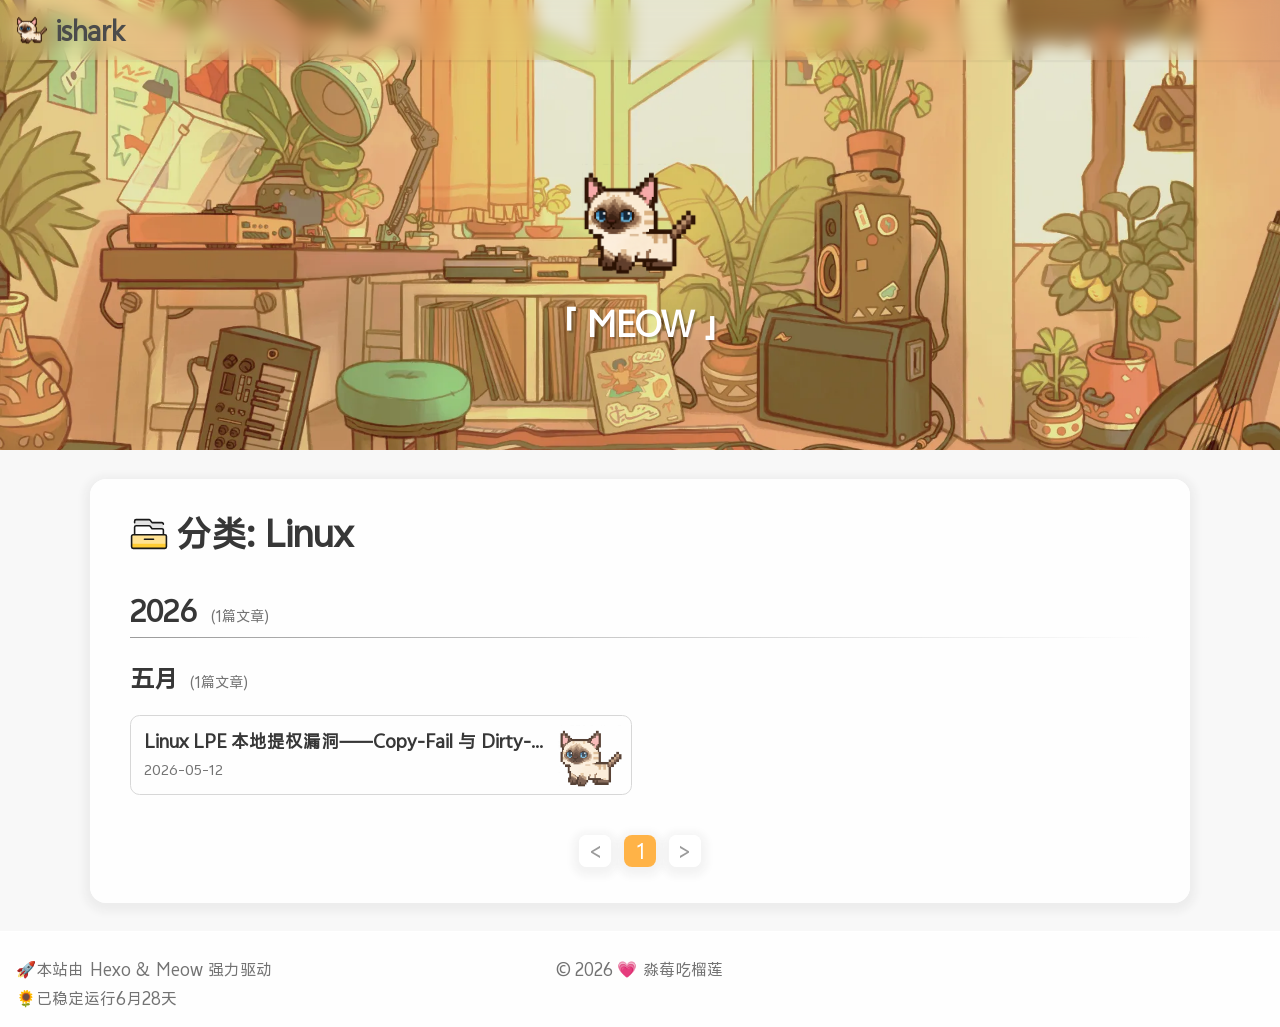
<file: categories/Linux/index.html>
<!DOCTYPE html><html lang="zh-CN"><head><meta charset="utf-8"/><meta name="viewport" content="width=device-width, initial-scale=1.0"/><meta name="author" content="淼莓吃榴莲"/><meta name="copyright" content="淼莓吃榴莲"/><meta name="theme-color" content="#FFB347"/><meta name="format-detection" content="telephone=no"/><meta name="keywords" content="网络安全"/><meta name="mobile-web-app-capable" content="yes"/><meta name="apple-mobile-web-app-capable" content="yes"/><meta name="apple-touch-fullscreen" content="yes"/><meta name="application-name" content="分类: Linux | ishark"/><meta name="apple-mobile-web-app-title" content="分类: Linux | ishark"/><meta name="apple-mobile-web-app-status-bar-style" content="#FFB347"/><link rel="canonical" href="https://xia0yy.github.io/categories/Linux/"/><meta name="description" content="网络安全博客">
<meta property="og:type" content="website">
<meta property="og:title" content="分类: Linux | ishark">
<meta property="og:url" content="https://xia0yy.github.io/categories/Linux/index.html">
<meta property="og:site_name" content="ishark">
<meta property="og:description" content="网络安全博客">
<meta property="og:locale" content="zh_CN">
<meta property="og:image" content="https://xia0yy.github.io/categories/Linux/assets/images/xianluomao.png">
<meta property="article:author" content="淼莓吃榴莲">
<meta property="article:tag" content="网络安全">
<meta name="twitter:card" content="summary_large_image">
<meta name="twitter:image" content="https://xia0yy.github.io/categories/Linux/assets/images/xianluomao.png"><meta name="robots" content="index,follow"/><meta name="googlebot" content="index,follow"/><meta name="revisit-after" content="1 days"/><title>分类: Linux | ishark</title><link rel="shortcut icon" href="/assets/images/xianluomao.ico"><link rel="preconnect" href="/assets"/><link rel="preconnect" href="assets"/>
<link rel="stylesheet" href="/css/style.css">

<link rel="stylesheet" href="/css/third-party/dist/APlayer.min.css">
<link rel="prefetch" href="/"/><link rel="prefetch" href="/archives"/><link rel="prefetch" href="/tags"/><meta name="generator" content="Hexo 8.1.2"></head><body bg-style="none"><header><div id="navbar"><div id="nav-info"><a id="site-icon" href="/" title="主页"><img src="/assets/images/xianluomao.png" alt="Logo"/></a><a id="site-name" href="/" title="主页"><div>ishark</div><img src="/assets/images/svg/uc/uc-home.svg" class="icon noview" alt="Icon"></a></div><div id="nav-menu"></div><div id="nav-function"><div id="menu-btn"><a href="javascript:void(0);" title="打开菜单"><img src="/assets/images/svg/uc/uc-menu.svg" class="icon noview" alt="Icon"></a></div></div></div></header><div id="menu-aside"><div id="menu-aside-container"><div id="menu-aside-info"><a href="/" title="主页"><img src="/assets/images/xianluomao.png" alt="Logo"/></a><a href="/" title="主页">ishark</a></div><hr/></div></div><main><div class="banner"><div class="banner-info"><div class="banner-avatar"><img src="/assets/images/xianluomao.png" alt="Avatar"/></div><div class="banner-title">「 MEOW 」</div></div></div><div class="page-container"><div class="page-content"><div class="page-title"><div class="page-title-content"><img src="/assets/images/svg/uc/uc-category.svg" class="icon noview" alt="Icon"><h1>分类: Linux</h1></div></div><div class="page-main"><div class="archive-container"><div class="archive-year"><div class="archive-year-title"><a href="/archives/2026">2026</a><span>(1篇文章)</span></div><div class="archive-month"><div class="archive-month-title"><a href="/archives/2026/05">五月</a><span>(1篇文章)</span></div><div class="archive-posts-list"><div class="archive-post" archive-style="normal"><div class="archive-post-cover"></div><a href="/copy-fail-dirty-frag.html"><div class="archive-post-title"><span>Linux LPE 本地提权漏洞——Copy-Fail 与 Dirty-Frag</span></div><div class="archive-post-date">2026-05-12</div></a></div></div></div></div></div><div class="page-paginator"><div class="paginator"><span class="extend prev" rel="prev"><</span><span class="page-number current">1</span><span class="extend next" rel="next">></span></div></div><div class="page-body markdown"></div></div></div></div><div id="toolbar" hide=""><div id="toolbar-setting-container" hide=""><div class="toolbar-item"><button id="tool-color-mode" title="深色模式" type="button"><img src="/assets/images/svg/ta/ta-moon.svg" class="icon noview" alt="Icon"></button></div><div class="toolbar-item"><button class="copy-text" id="tool-share" title="分享" type="button" data-text="https://xia0yy.github.io/categories/Linux/index.html"><img src="/assets/images/svg/ta/ta-share.svg" class="icon noview" alt="Icon"></button></div></div><div class="toolbar-container"><div class="toolbar-item"><button id="tool-setting" title="设置" type="button"><img src="/assets/images/svg/ta/ta-setting.svg" class="icon noview" alt="Icon"></button></div><div class="toolbar-item"><button id="tool-gototop" title="返回顶部" type="button"><img src="/assets/images/svg/ta/ta-up.svg" class="icon noview" alt="Icon"></button></div></div></div><div id="music-player"></div></main><footer><div class="footer"><div id="footer-copyright">© 2026 <span>💗</span> <a href="/null">淼莓吃榴莲</a></div><div id="footer-info"><div id="footer-framework">🚀本站由 <a href="https://hexo.io" target="_blank">Hexo</a> & <a href="https://github.com/chanwj/hexo-theme-meow" title="3.3.2" target="_blank">Meow</a> 强力驱动</div><div id="footer-runtime"><span id="runtime" data-startdate="2026-05-06T22:16:20.000Z">🌻已稳定运行.年.月.天</span></div></div></div></footer><div class="scripts"><script>const GLOBALCONFIG = {
  root: '/',
  toolbar: true,
  lazyload_src: '/assets/images/Meow-Loading.webp',
  friends: false,
  album: '',
  codeblock: false,
  code_copy_text: false,
  share_text: '🐱Share From Meow',
  onblur_title: 'Please Come Back～✧(´▽`ʃ♡ƪ)',
  mouse_click: false,
  notify:{
    enable: false,
    info: '复制成功～转载请标注本文地址',
    f12_info: '开发者模式已打开，请遵循本站版权协议'
  },
  search: {
    enable: false,
    path: '',
    local: {
      top_n_per_article: 1,
      preload: false
    }
  },
  encrypt: false,
  category: false,
};
</script><script>if (!localStorage.getItem('color-mode')) {
  localStorage.setItem('color-mode', 'light' || 'light');
}
document.body.setAttribute('data-mode', localStorage.getItem('color-mode'));
</script>
<script src="/js/theme/tools/utils.js"></script>

<script src="/js/plugins/dist/lazyload.min.js"></script>

<script src="/js/plugins/view-image.min.js"></script>

<script src="/js/plugins/dist/APlayer.min.js"></script>
<script>const initAplayer = (data) => {
  if (!data.length) return;

  const ap = new APlayer({
    container: document.getElementById('music-player'),
    fixed: true,
    autoplay: false,
    theme: '#FFB347',
    loop: 'all',
    order: 'list',
    volume: 0.7,
    lrcType: 3,
    audio: data
  });

  ap.on('play', () => {
    document.getElementById('music-player').setAttribute("play", "");
  });
  ap.on('pause', () => {
    document.getElementById('music-player').removeAttribute("play");
  });
};

const fetchData = () => {
  fetch('')
    .then(res => res.json())
    .then(result => initAplayer(result));
};

if ('') {
  document.addEventListener("DOMContentLoaded", fetchData);
} else {
  document.addEventListener("DOMContentLoaded", initAplayer());;
}</script>
<script src="/js/main.js" type="module"></script>
</div></body></html>
</file>
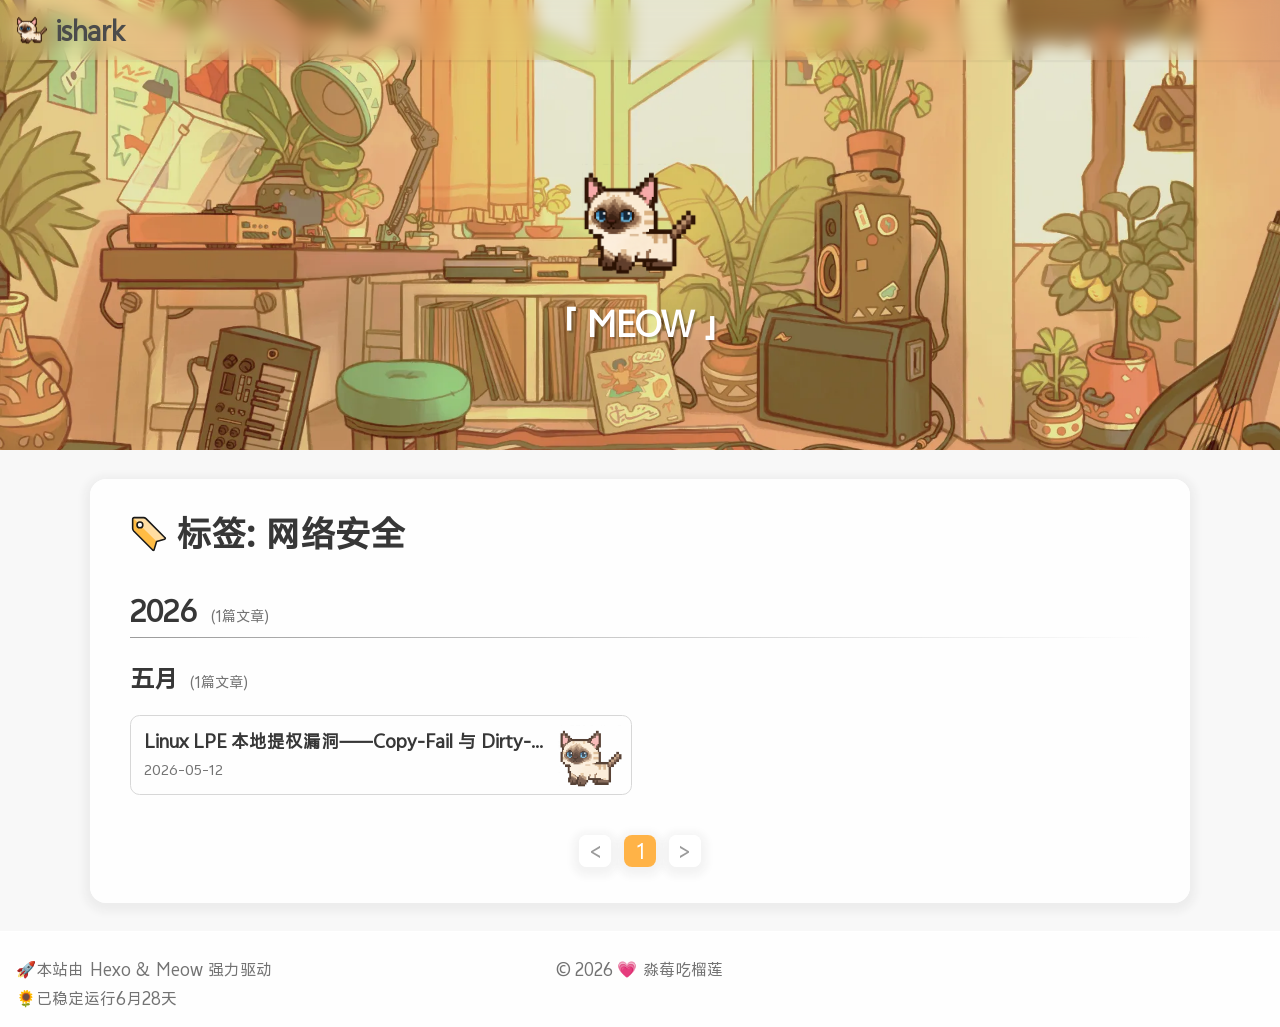
<file: tags/网络安全/index.html>
<!DOCTYPE html><html lang="zh-CN"><head><meta charset="utf-8"/><meta name="viewport" content="width=device-width, initial-scale=1.0"/><meta name="author" content="淼莓吃榴莲"/><meta name="copyright" content="淼莓吃榴莲"/><meta name="theme-color" content="#FFB347"/><meta name="format-detection" content="telephone=no"/><meta name="keywords" content="网络安全"/><meta name="mobile-web-app-capable" content="yes"/><meta name="apple-mobile-web-app-capable" content="yes"/><meta name="apple-touch-fullscreen" content="yes"/><meta name="application-name" content="标签: 网络安全 | ishark"/><meta name="apple-mobile-web-app-title" content="标签: 网络安全 | ishark"/><meta name="apple-mobile-web-app-status-bar-style" content="#FFB347"/><link rel="canonical" href="https://xia0yy.github.io/tags/网络安全/"/><meta name="description" content="网络安全博客">
<meta property="og:type" content="website">
<meta property="og:title" content="标签: 网络安全 | ishark">
<meta property="og:url" content="https://xia0yy.github.io/tags/%E7%BD%91%E7%BB%9C%E5%AE%89%E5%85%A8/index.html">
<meta property="og:site_name" content="ishark">
<meta property="og:description" content="网络安全博客">
<meta property="og:locale" content="zh_CN">
<meta property="og:image" content="https://xia0yy.github.io/tags/%E7%BD%91%E7%BB%9C%E5%AE%89%E5%85%A8/assets/images/xianluomao.png">
<meta property="article:author" content="淼莓吃榴莲">
<meta property="article:tag" content="网络安全">
<meta name="twitter:card" content="summary_large_image">
<meta name="twitter:image" content="https://xia0yy.github.io/tags/%E7%BD%91%E7%BB%9C%E5%AE%89%E5%85%A8/assets/images/xianluomao.png"><meta name="robots" content="index,follow"/><meta name="googlebot" content="index,follow"/><meta name="revisit-after" content="1 days"/><title>标签: 网络安全 | ishark</title><link rel="shortcut icon" href="/assets/images/xianluomao.ico"><link rel="preconnect" href="/assets"/><link rel="preconnect" href="assets"/>
<link rel="stylesheet" href="/css/style.css">

<link rel="stylesheet" href="/css/third-party/dist/APlayer.min.css">
<link rel="prefetch" href="/"/><link rel="prefetch" href="/archives"/><link rel="prefetch" href="/tags"/><meta name="generator" content="Hexo 8.1.2"></head><body bg-style="none"><header><div id="navbar"><div id="nav-info"><a id="site-icon" href="/" title="主页"><img src="/assets/images/xianluomao.png" alt="Logo"/></a><a id="site-name" href="/" title="主页"><div>ishark</div><img src="/assets/images/svg/uc/uc-home.svg" class="icon noview" alt="Icon"></a></div><div id="nav-menu"></div><div id="nav-function"><div id="menu-btn"><a href="javascript:void(0);" title="打开菜单"><img src="/assets/images/svg/uc/uc-menu.svg" class="icon noview" alt="Icon"></a></div></div></div></header><div id="menu-aside"><div id="menu-aside-container"><div id="menu-aside-info"><a href="/" title="主页"><img src="/assets/images/xianluomao.png" alt="Logo"/></a><a href="/" title="主页">ishark</a></div><hr/></div></div><main><div class="banner"><div class="banner-info"><div class="banner-avatar"><img src="/assets/images/xianluomao.png" alt="Avatar"/></div><div class="banner-title">「 MEOW 」</div></div></div><div class="page-container"><div class="page-content"><div class="page-title"><div class="page-title-content"><img src="/assets/images/svg/uc/uc-tag.svg" class="icon noview" alt="Icon"><h1>标签: 网络安全</h1></div></div><div class="page-main"><div class="archive-container"><div class="archive-year"><div class="archive-year-title"><a href="/archives/2026">2026</a><span>(1篇文章)</span></div><div class="archive-month"><div class="archive-month-title"><a href="/archives/2026/05">五月</a><span>(1篇文章)</span></div><div class="archive-posts-list"><div class="archive-post" archive-style="normal"><div class="archive-post-cover"></div><a href="/copy-fail-dirty-frag.html"><div class="archive-post-title"><span>Linux LPE 本地提权漏洞——Copy-Fail 与 Dirty-Frag</span></div><div class="archive-post-date">2026-05-12</div></a></div></div></div></div></div><div class="page-paginator"><div class="paginator"><span class="extend prev" rel="prev"><</span><span class="page-number current">1</span><span class="extend next" rel="next">></span></div></div><div class="page-body markdown"></div></div></div></div><div id="toolbar" hide=""><div id="toolbar-setting-container" hide=""><div class="toolbar-item"><button id="tool-color-mode" title="深色模式" type="button"><img src="/assets/images/svg/ta/ta-moon.svg" class="icon noview" alt="Icon"></button></div><div class="toolbar-item"><button class="copy-text" id="tool-share" title="分享" type="button" data-text="https://xia0yy.github.io/tags/%E7%BD%91%E7%BB%9C%E5%AE%89%E5%85%A8/index.html"><img src="/assets/images/svg/ta/ta-share.svg" class="icon noview" alt="Icon"></button></div></div><div class="toolbar-container"><div class="toolbar-item"><button id="tool-setting" title="设置" type="button"><img src="/assets/images/svg/ta/ta-setting.svg" class="icon noview" alt="Icon"></button></div><div class="toolbar-item"><button id="tool-gototop" title="返回顶部" type="button"><img src="/assets/images/svg/ta/ta-up.svg" class="icon noview" alt="Icon"></button></div></div></div><div id="music-player"></div></main><footer><div class="footer"><div id="footer-copyright">© 2026 <span>💗</span> <a href="/null">淼莓吃榴莲</a></div><div id="footer-info"><div id="footer-framework">🚀本站由 <a href="https://hexo.io" target="_blank">Hexo</a> & <a href="https://github.com/chanwj/hexo-theme-meow" title="3.3.2" target="_blank">Meow</a> 强力驱动</div><div id="footer-runtime"><span id="runtime" data-startdate="2026-05-06T22:16:20.000Z">🌻已稳定运行.年.月.天</span></div></div></div></footer><div class="scripts"><script>const GLOBALCONFIG = {
  root: '/',
  toolbar: true,
  lazyload_src: '/assets/images/Meow-Loading.webp',
  friends: false,
  album: '',
  codeblock: false,
  code_copy_text: false,
  share_text: '🐱Share From Meow',
  onblur_title: 'Please Come Back～✧(´▽`ʃ♡ƪ)',
  mouse_click: false,
  notify:{
    enable: false,
    info: '复制成功～转载请标注本文地址',
    f12_info: '开发者模式已打开，请遵循本站版权协议'
  },
  search: {
    enable: false,
    path: '',
    local: {
      top_n_per_article: 1,
      preload: false
    }
  },
  encrypt: false,
  category: false,
};
</script><script>if (!localStorage.getItem('color-mode')) {
  localStorage.setItem('color-mode', 'light' || 'light');
}
document.body.setAttribute('data-mode', localStorage.getItem('color-mode'));
</script>
<script src="/js/theme/tools/utils.js"></script>

<script src="/js/plugins/dist/lazyload.min.js"></script>

<script src="/js/plugins/view-image.min.js"></script>

<script src="/js/plugins/dist/APlayer.min.js"></script>
<script>const initAplayer = (data) => {
  if (!data.length) return;

  const ap = new APlayer({
    container: document.getElementById('music-player'),
    fixed: true,
    autoplay: false,
    theme: '#FFB347',
    loop: 'all',
    order: 'list',
    volume: 0.7,
    lrcType: 3,
    audio: data
  });

  ap.on('play', () => {
    document.getElementById('music-player').setAttribute("play", "");
  });
  ap.on('pause', () => {
    document.getElementById('music-player').removeAttribute("play");
  });
};

const fetchData = () => {
  fetch('')
    .then(res => res.json())
    .then(result => initAplayer(result));
};

if ('') {
  document.addEventListener("DOMContentLoaded", fetchData);
} else {
  document.addEventListener("DOMContentLoaded", initAplayer());;
}</script>
<script src="/js/main.js" type="module"></script>
</div></body></html>
</file>
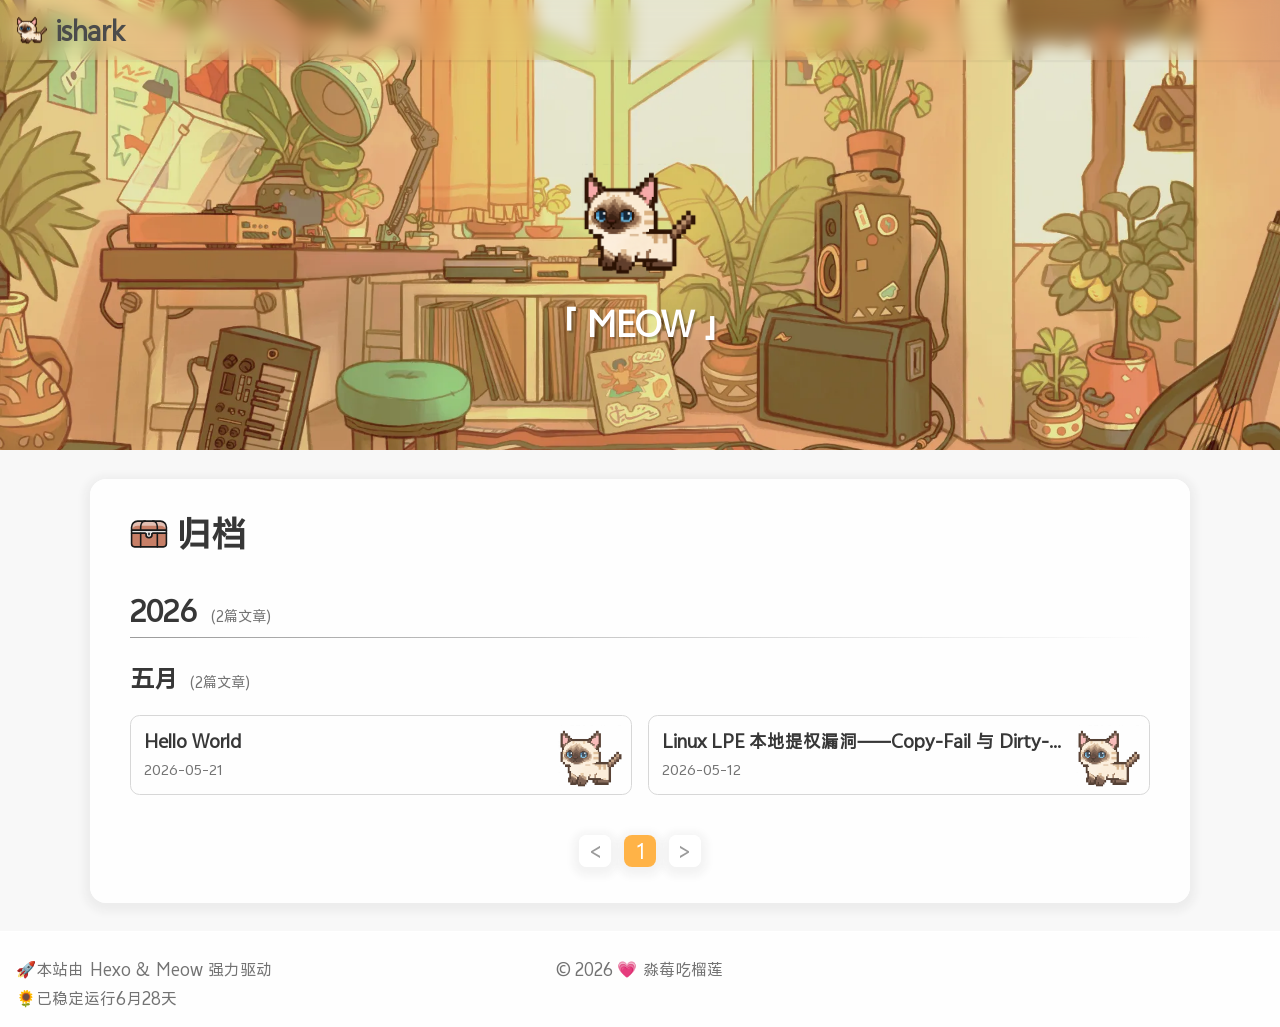
<file: archives/2026/05/index.html>
<!DOCTYPE html><html lang="zh-CN"><head><meta charset="utf-8"/><meta name="viewport" content="width=device-width, initial-scale=1.0"/><meta name="author" content="淼莓吃榴莲"/><meta name="copyright" content="淼莓吃榴莲"/><meta name="theme-color" content="#FFB347"/><meta name="format-detection" content="telephone=no"/><meta name="keywords" content="网络安全"/><meta name="mobile-web-app-capable" content="yes"/><meta name="apple-mobile-web-app-capable" content="yes"/><meta name="apple-touch-fullscreen" content="yes"/><meta name="application-name" content="归档 | ishark"/><meta name="apple-mobile-web-app-title" content="归档 | ishark"/><meta name="apple-mobile-web-app-status-bar-style" content="#FFB347"/><link rel="canonical" href="https://xia0yy.github.io/archives/2026/05/"/><meta name="description" content="网络安全博客">
<meta property="og:type" content="website">
<meta property="og:title" content="归档 | ishark">
<meta property="og:url" content="https://xia0yy.github.io/archives/2026/05/index.html">
<meta property="og:site_name" content="ishark">
<meta property="og:description" content="网络安全博客">
<meta property="og:locale" content="zh_CN">
<meta property="og:image" content="https://xia0yy.github.io/archives/2026/05/assets/images/xianluomao.png">
<meta property="article:author" content="淼莓吃榴莲">
<meta property="article:tag" content="网络安全">
<meta name="twitter:card" content="summary_large_image">
<meta name="twitter:image" content="https://xia0yy.github.io/archives/2026/05/assets/images/xianluomao.png"><meta name="robots" content="index,follow"/><meta name="googlebot" content="index,follow"/><meta name="revisit-after" content="1 days"/><title>归档 | ishark</title><link rel="shortcut icon" href="/assets/images/xianluomao.ico"><link rel="preconnect" href="/assets"/><link rel="preconnect" href="assets"/>
<link rel="stylesheet" href="/css/style.css">

<link rel="stylesheet" href="/css/third-party/dist/APlayer.min.css">
<link rel="prefetch" href="/"/><link rel="prefetch" href="/archives"/><link rel="prefetch" href="/tags"/><meta name="generator" content="Hexo 8.1.2"></head><body bg-style="none"><header><div id="navbar"><div id="nav-info"><a id="site-icon" href="/" title="主页"><img src="/assets/images/xianluomao.png" alt="Logo"/></a><a id="site-name" href="/" title="主页"><div>ishark</div><img src="/assets/images/svg/uc/uc-home.svg" class="icon noview" alt="Icon"></a></div><div id="nav-menu"></div><div id="nav-function"><div id="menu-btn"><a href="javascript:void(0);" title="打开菜单"><img src="/assets/images/svg/uc/uc-menu.svg" class="icon noview" alt="Icon"></a></div></div></div></header><div id="menu-aside"><div id="menu-aside-container"><div id="menu-aside-info"><a href="/" title="主页"><img src="/assets/images/xianluomao.png" alt="Logo"/></a><a href="/" title="主页">ishark</a></div><hr/></div></div><main><div class="banner"><div class="banner-info"><div class="banner-avatar"><img src="/assets/images/xianluomao.png" alt="Avatar"/></div><div class="banner-title">「 MEOW 」</div></div></div><div class="page-container"><div class="page-content"><div class="page-title"><div class="page-title-content"><img src="/assets/images/svg/uc/uc-archive.svg" class="icon noview" alt="Icon"><h1>归档</h1></div></div><div class="page-main"><div class="archive-container"><div class="archive-year"><div class="archive-year-title"><a href="/archives/2026">2026</a><span>(2篇文章)</span></div><div class="archive-month"><div class="archive-month-title"><a href="/archives/2026/05">五月</a><span>(2篇文章)</span></div><div class="archive-posts-list"><div class="archive-post" archive-style="normal"><div class="archive-post-cover"></div><a href="/hello-world.html"><div class="archive-post-title"><span>Hello World</span></div><div class="archive-post-date">2026-05-21</div></a></div><div class="archive-post" archive-style="normal"><div class="archive-post-cover"></div><a href="/copy-fail-dirty-frag.html"><div class="archive-post-title"><span>Linux LPE 本地提权漏洞——Copy-Fail 与 Dirty-Frag</span></div><div class="archive-post-date">2026-05-12</div></a></div></div></div></div></div><div class="page-paginator"><div class="paginator"><span class="extend prev" rel="prev"><</span><span class="page-number current">1</span><span class="extend next" rel="next">></span></div></div><div class="page-body markdown"></div></div></div></div><div id="toolbar" hide=""><div id="toolbar-setting-container" hide=""><div class="toolbar-item"><button id="tool-color-mode" title="深色模式" type="button"><img src="/assets/images/svg/ta/ta-moon.svg" class="icon noview" alt="Icon"></button></div><div class="toolbar-item"><button class="copy-text" id="tool-share" title="分享" type="button" data-text="https://xia0yy.github.io/archives/2026/05/index.html"><img src="/assets/images/svg/ta/ta-share.svg" class="icon noview" alt="Icon"></button></div></div><div class="toolbar-container"><div class="toolbar-item"><button id="tool-setting" title="设置" type="button"><img src="/assets/images/svg/ta/ta-setting.svg" class="icon noview" alt="Icon"></button></div><div class="toolbar-item"><button id="tool-gototop" title="返回顶部" type="button"><img src="/assets/images/svg/ta/ta-up.svg" class="icon noview" alt="Icon"></button></div></div></div><div id="music-player"></div></main><footer><div class="footer"><div id="footer-copyright">© 2026 <span>💗</span> <a href="/null">淼莓吃榴莲</a></div><div id="footer-info"><div id="footer-framework">🚀本站由 <a href="https://hexo.io" target="_blank">Hexo</a> & <a href="https://github.com/chanwj/hexo-theme-meow" title="3.3.2" target="_blank">Meow</a> 强力驱动</div><div id="footer-runtime"><span id="runtime" data-startdate="2026-05-06T22:16:20.000Z">🌻已稳定运行.年.月.天</span></div></div></div></footer><div class="scripts"><script>const GLOBALCONFIG = {
  root: '/',
  toolbar: true,
  lazyload_src: '/assets/images/Meow-Loading.webp',
  friends: false,
  album: '',
  codeblock: false,
  code_copy_text: false,
  share_text: '🐱Share From Meow',
  onblur_title: 'Please Come Back～✧(´▽`ʃ♡ƪ)',
  mouse_click: false,
  notify:{
    enable: false,
    info: '复制成功～转载请标注本文地址',
    f12_info: '开发者模式已打开，请遵循本站版权协议'
  },
  search: {
    enable: false,
    path: '',
    local: {
      top_n_per_article: 1,
      preload: false
    }
  },
  encrypt: false,
  category: false,
};
</script><script>if (!localStorage.getItem('color-mode')) {
  localStorage.setItem('color-mode', 'light' || 'light');
}
document.body.setAttribute('data-mode', localStorage.getItem('color-mode'));
</script>
<script src="/js/theme/tools/utils.js"></script>

<script src="/js/plugins/dist/lazyload.min.js"></script>

<script src="/js/plugins/view-image.min.js"></script>

<script src="/js/plugins/dist/APlayer.min.js"></script>
<script>const initAplayer = (data) => {
  if (!data.length) return;

  const ap = new APlayer({
    container: document.getElementById('music-player'),
    fixed: true,
    autoplay: false,
    theme: '#FFB347',
    loop: 'all',
    order: 'list',
    volume: 0.7,
    lrcType: 3,
    audio: data
  });

  ap.on('play', () => {
    document.getElementById('music-player').setAttribute("play", "");
  });
  ap.on('pause', () => {
    document.getElementById('music-player').removeAttribute("play");
  });
};

const fetchData = () => {
  fetch('')
    .then(res => res.json())
    .then(result => initAplayer(result));
};

if ('') {
  document.addEventListener("DOMContentLoaded", fetchData);
} else {
  document.addEventListener("DOMContentLoaded", initAplayer());;
}</script>
<script src="/js/main.js" type="module"></script>
</div></body></html>
</file>
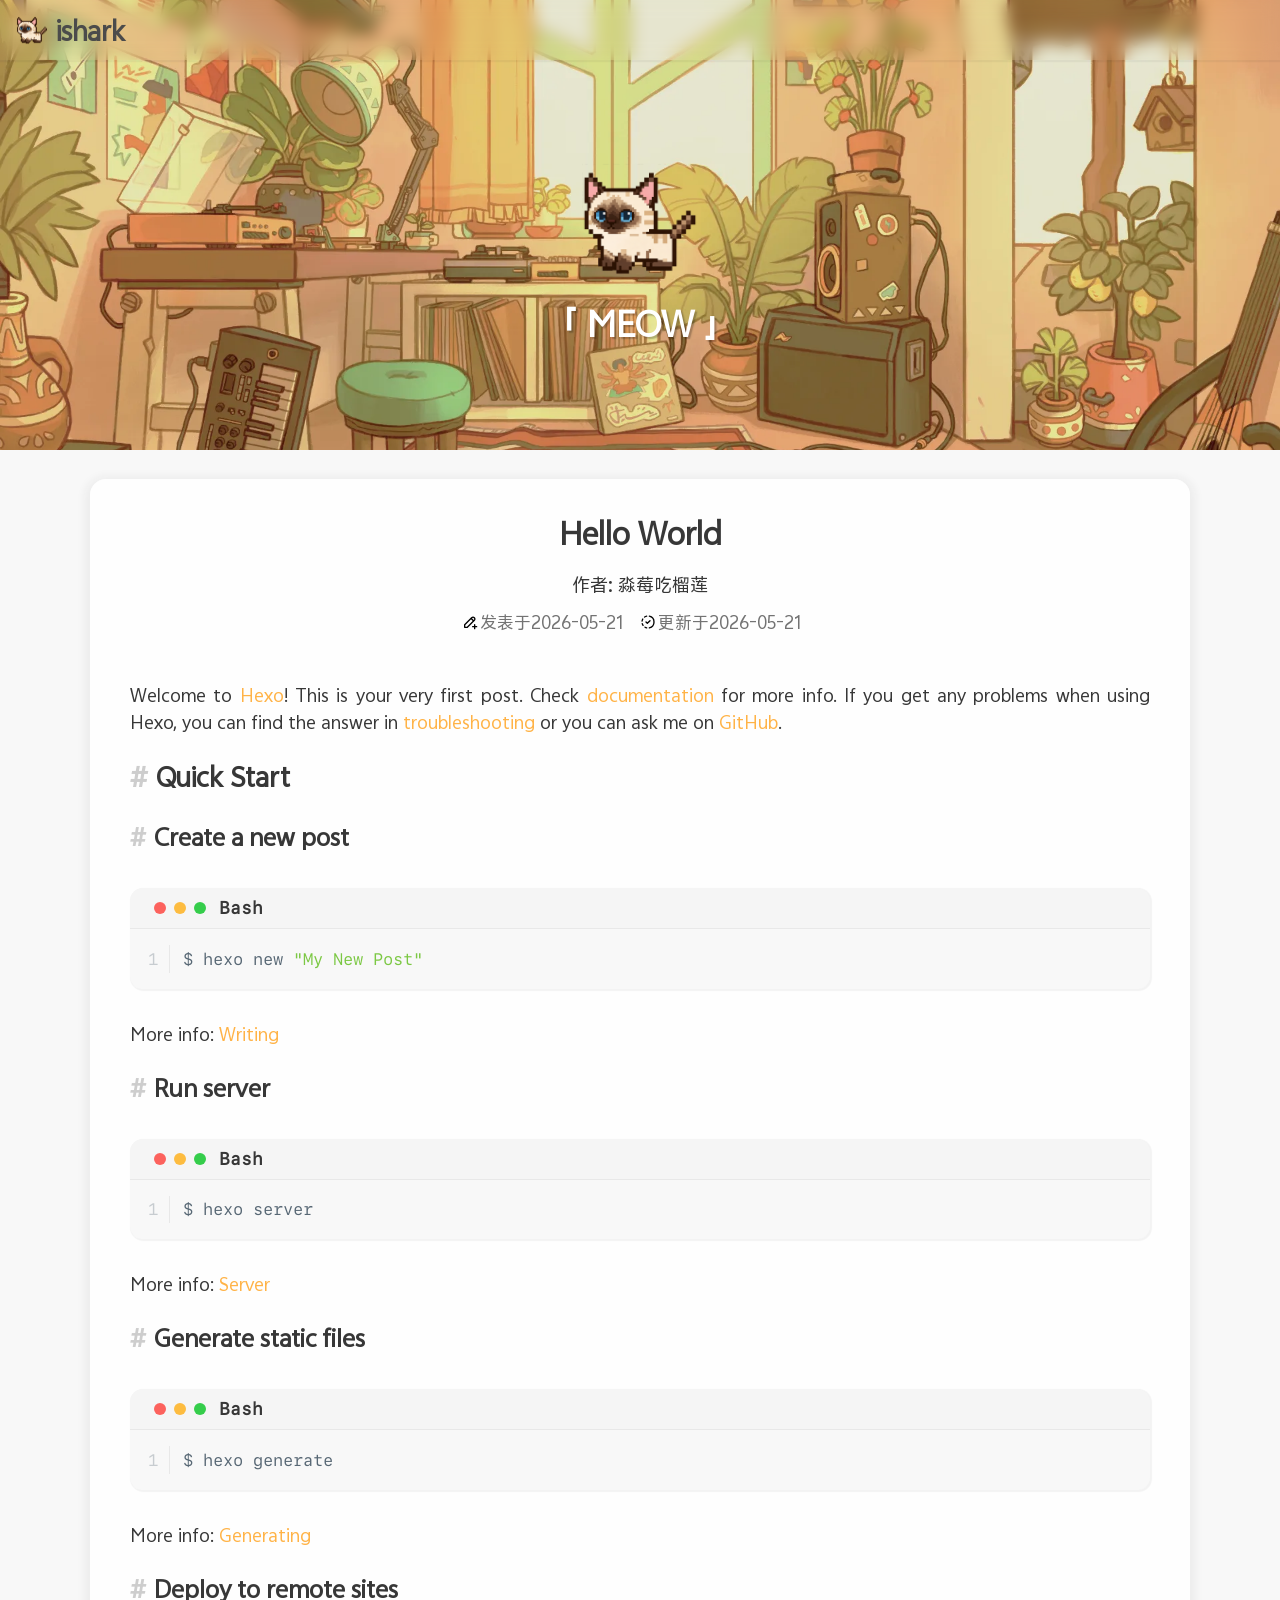
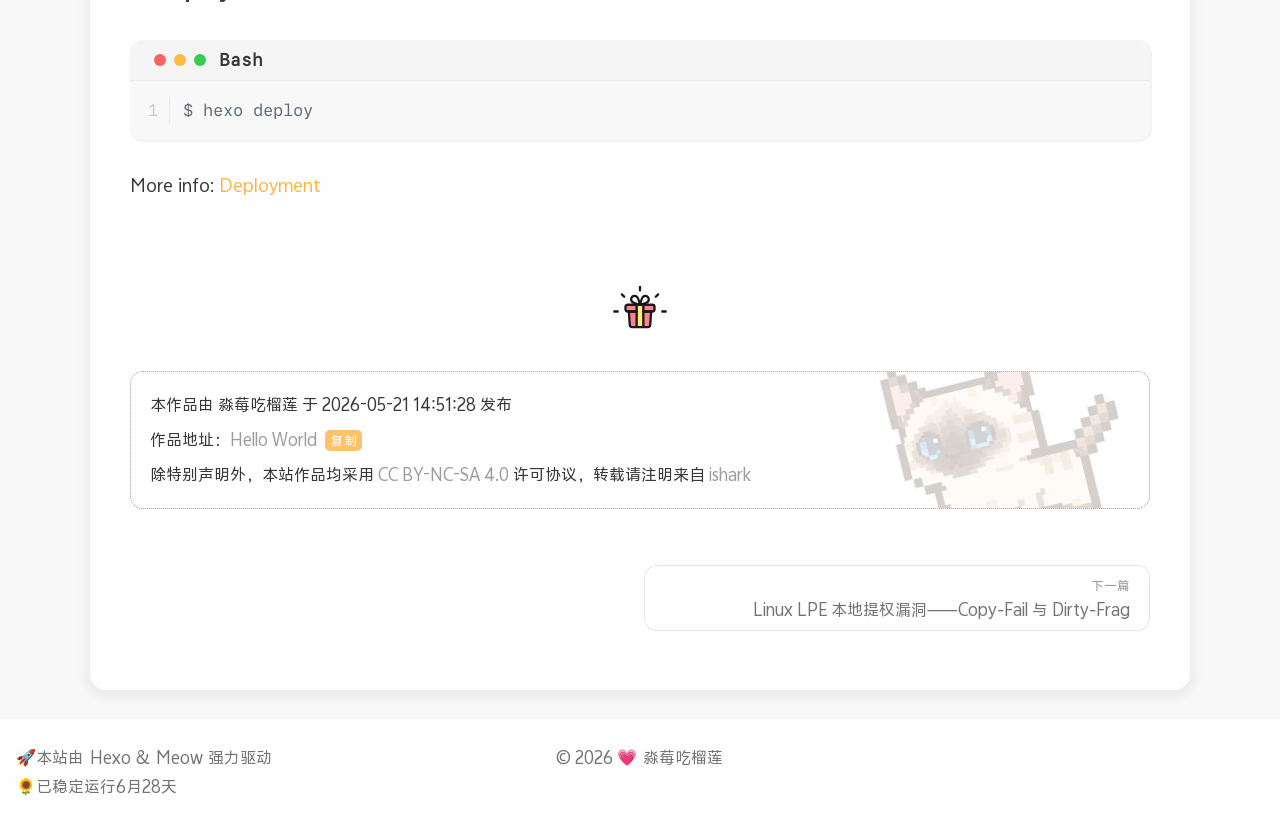
<file: hello-world.html>
<!DOCTYPE html><html lang="zh-CN"><head><meta charset="utf-8"/><meta name="viewport" content="width=device-width, initial-scale=1.0"/><meta name="author" content="淼莓吃榴莲"/><meta name="copyright" content="淼莓吃榴莲"/><meta name="theme-color" content="#FFB347"/><meta name="format-detection" content="telephone=no"/><meta name="keywords" content="网络安全"/><meta name="mobile-web-app-capable" content="yes"/><meta name="apple-mobile-web-app-capable" content="yes"/><meta name="apple-touch-fullscreen" content="yes"/><meta name="application-name" content="Hello World | ishark"/><meta name="apple-mobile-web-app-title" content="Hello World | ishark"/><meta name="apple-mobile-web-app-status-bar-style" content="#FFB347"/><link rel="canonical" href="https://xia0yy.github.io/hello-world.html"/><meta name="description" content="Welcome to Hexo! This is your very first post. Check documentation for more info. If you get any problems when using Hexo, you can find the answer in troubleshooting or you can ask me on GitHub. Qu...">
<meta property="og:type" content="article">
<meta property="og:title" content="Hello World | ishark">
<meta property="og:url" content="https://xia0yy.github.io/hello-world.html">
<meta property="og:site_name" content="ishark">
<meta property="og:description" content="Welcome to Hexo! This is your very first post. Check documentation for more info. If you get any problems when using Hexo, you can find the answer in troubleshooting or you can ask me on GitHub. Qu...">
<meta property="og:locale" content="zh_CN">
<meta property="og:image" content="https://xia0yy.github.io/assets/images/xianluomao.png">
<meta property="article:published_time" content="2026-05-21T06:51:28.051Z">
<meta property="article:modified_time" content="2026-05-21T06:51:28.051Z">
<meta property="article:author" content="淼莓吃榴莲">
<meta property="article:tag" content="网络安全">
<meta name="twitter:card" content="summary_large_image">
<meta name="twitter:image" content="https://xia0yy.github.io/assets/images/xianluomao.png"><meta name="robots" content="index,follow"/><meta name="googlebot" content="index,follow"/><meta name="revisit-after" content="1 days"/><title>Hello World | ishark</title><link rel="shortcut icon" href="/assets/images/xianluomao.ico"><link rel="preconnect" href="/assets"/><link rel="preconnect" href="assets"/>
<link rel="stylesheet" href="/css/style.css">

<link rel="stylesheet" href="/css/third-party/dist/APlayer.min.css">
<link rel="prefetch" href="/"/><link rel="prefetch" href="/archives"/><link rel="prefetch" href="/tags"/><meta name="generator" content="Hexo 8.1.2"></head><body bg-style="none"><div class="post-progressbar-container"><div class="post-progressbar"></div></div><header><div id="navbar"><div id="nav-info"><a id="site-icon" href="/" title="主页"><img src="/assets/images/xianluomao.png" alt="Logo"/></a><a id="site-name" href="/" title="主页"><div>ishark</div><img src="/assets/images/svg/uc/uc-home.svg" class="icon noview" alt="Icon"></a></div><div id="nav-menu"></div><div id="nav-function"><div id="menu-btn"><a href="javascript:void(0);" title="打开菜单"><img src="/assets/images/svg/uc/uc-menu.svg" class="icon noview" alt="Icon"></a></div></div></div></header><div id="menu-aside"><div id="menu-aside-container"><div id="menu-aside-info"><a href="/" title="主页"><img src="/assets/images/xianluomao.png" alt="Logo"/></a><a href="/" title="主页">ishark</a></div><hr/></div></div><main><div class="banner"><div class="banner-info"><div class="banner-avatar"><img src="/assets/images/xianluomao.png" alt="Avatar"/></div><div class="banner-title">「 MEOW 」</div></div></div><div class="post-container"><div class="post-main"><div class="post-content"><h1 class="post-title">Hello World</h1><div class="post-author"><span>作者: 淼莓吃榴莲</span></div><div class="post-meta"><div class="post-info"><div class="post-date"><div class="post-pubdate"><img src="/assets/images/svg/ta/ta-pubdate.svg" class="icon noview" alt="Icon"><span>发表于2026-05-21</span></div><div class="post-update"><img src="/assets/images/svg/ta/ta-update.svg" class="icon noview" alt="Icon"><span>更新于2026-05-21</span></div></div><div class="post-read"></div></div><div class="post-attribute"></div></div><div class="post markdown" indent="false"><p>Welcome to <a target="_blank" rel="noopener" href="https://hexo.io/">Hexo</a>! This is your very first post. Check <a target="_blank" rel="noopener" href="https://hexo.io/docs/">documentation</a> for more info. If you get any problems when using Hexo, you can find the answer in <a target="_blank" rel="noopener" href="https://hexo.io/docs/troubleshooting.html">troubleshooting</a> or you can ask me on <a target="_blank" rel="noopener" href="https://github.com/hexojs/hexo/issues">GitHub</a>.</p>
<h2 id="Quick-Start"><a href="#Quick-Start" class="headerlink" title="Quick Start"></a>Quick Start</h2><h3 id="Create-a-new-post"><a href="#Create-a-new-post" class="headerlink" title="Create a new post"></a>Create a new post</h3><div class="code-container" code-lang="Bash"><div class="codebox"><figure class="highlight bash"><table><tr><td class="gutter"><pre><span class="line">1</span><br></pre></td><td class="code"><pre><span class="line">$ hexo new <span class="string">&quot;My New Post&quot;</span></span><br></pre></td></tr></table></figure><div class="code-fold" title="Fold/Open"><svg xmlns="http://www.w3.org/2000/svg" width="24" height="24" viewBox="0 0 24 24" fill="none" stroke="currentColor" stroke-width="2" stroke-linecap="round" stroke-linejoin="round"><path stroke="none" d="M0 0h24v24H0z" fill="none"/><path d="M6 9l6 6l6 -6" /></svg></div><div class="code-copy" title="Copy"><svg xmlns="http://www.w3.org/2000/svg" width="24" height="24" viewBox="0 0 24 24" fill="none" stroke="currentColor" stroke-width="2"  stroke-linecap="round" stroke-linejoin="round"><path stroke="none" d="M0 0h24v24H0z" fill="none"/><path d="M7 7m0 2.667a2.667 2.667 0 0 1 2.667 -2.667h8.666a2.667 2.667 0 0 1 2.667 2.667v8.666a2.667 2.667 0 0 1 -2.667 2.667h-8.666a2.667 2.667 0 0 1 -2.667 -2.667z" /><path d="M4.012 16.737a2.005 2.005 0 0 1 -1.012 -1.737v-10c0 -1.1 .9 -2 2 -2h10c.75 0 1.158 .385 1.5 1" /></svg></div></div></div>

<p>More info: <a target="_blank" rel="noopener" href="https://hexo.io/docs/writing.html">Writing</a></p>
<h3 id="Run-server"><a href="#Run-server" class="headerlink" title="Run server"></a>Run server</h3><div class="code-container" code-lang="Bash"><div class="codebox"><figure class="highlight bash"><table><tr><td class="gutter"><pre><span class="line">1</span><br></pre></td><td class="code"><pre><span class="line">$ hexo server</span><br></pre></td></tr></table></figure><div class="code-fold" title="Fold/Open"><svg xmlns="http://www.w3.org/2000/svg" width="24" height="24" viewBox="0 0 24 24" fill="none" stroke="currentColor" stroke-width="2" stroke-linecap="round" stroke-linejoin="round"><path stroke="none" d="M0 0h24v24H0z" fill="none"/><path d="M6 9l6 6l6 -6" /></svg></div><div class="code-copy" title="Copy"><svg xmlns="http://www.w3.org/2000/svg" width="24" height="24" viewBox="0 0 24 24" fill="none" stroke="currentColor" stroke-width="2"  stroke-linecap="round" stroke-linejoin="round"><path stroke="none" d="M0 0h24v24H0z" fill="none"/><path d="M7 7m0 2.667a2.667 2.667 0 0 1 2.667 -2.667h8.666a2.667 2.667 0 0 1 2.667 2.667v8.666a2.667 2.667 0 0 1 -2.667 2.667h-8.666a2.667 2.667 0 0 1 -2.667 -2.667z" /><path d="M4.012 16.737a2.005 2.005 0 0 1 -1.012 -1.737v-10c0 -1.1 .9 -2 2 -2h10c.75 0 1.158 .385 1.5 1" /></svg></div></div></div>

<p>More info: <a target="_blank" rel="noopener" href="https://hexo.io/docs/server.html">Server</a></p>
<h3 id="Generate-static-files"><a href="#Generate-static-files" class="headerlink" title="Generate static files"></a>Generate static files</h3><div class="code-container" code-lang="Bash"><div class="codebox"><figure class="highlight bash"><table><tr><td class="gutter"><pre><span class="line">1</span><br></pre></td><td class="code"><pre><span class="line">$ hexo generate</span><br></pre></td></tr></table></figure><div class="code-fold" title="Fold/Open"><svg xmlns="http://www.w3.org/2000/svg" width="24" height="24" viewBox="0 0 24 24" fill="none" stroke="currentColor" stroke-width="2" stroke-linecap="round" stroke-linejoin="round"><path stroke="none" d="M0 0h24v24H0z" fill="none"/><path d="M6 9l6 6l6 -6" /></svg></div><div class="code-copy" title="Copy"><svg xmlns="http://www.w3.org/2000/svg" width="24" height="24" viewBox="0 0 24 24" fill="none" stroke="currentColor" stroke-width="2"  stroke-linecap="round" stroke-linejoin="round"><path stroke="none" d="M0 0h24v24H0z" fill="none"/><path d="M7 7m0 2.667a2.667 2.667 0 0 1 2.667 -2.667h8.666a2.667 2.667 0 0 1 2.667 2.667v8.666a2.667 2.667 0 0 1 -2.667 2.667h-8.666a2.667 2.667 0 0 1 -2.667 -2.667z" /><path d="M4.012 16.737a2.005 2.005 0 0 1 -1.012 -1.737v-10c0 -1.1 .9 -2 2 -2h10c.75 0 1.158 .385 1.5 1" /></svg></div></div></div>

<p>More info: <a target="_blank" rel="noopener" href="https://hexo.io/docs/generating.html">Generating</a></p>
<h3 id="Deploy-to-remote-sites"><a href="#Deploy-to-remote-sites" class="headerlink" title="Deploy to remote sites"></a>Deploy to remote sites</h3><div class="code-container" code-lang="Bash"><div class="codebox"><figure class="highlight bash"><table><tr><td class="gutter"><pre><span class="line">1</span><br></pre></td><td class="code"><pre><span class="line">$ hexo deploy</span><br></pre></td></tr></table></figure><div class="code-fold" title="Fold/Open"><svg xmlns="http://www.w3.org/2000/svg" width="24" height="24" viewBox="0 0 24 24" fill="none" stroke="currentColor" stroke-width="2" stroke-linecap="round" stroke-linejoin="round"><path stroke="none" d="M0 0h24v24H0z" fill="none"/><path d="M6 9l6 6l6 -6" /></svg></div><div class="code-copy" title="Copy"><svg xmlns="http://www.w3.org/2000/svg" width="24" height="24" viewBox="0 0 24 24" fill="none" stroke="currentColor" stroke-width="2"  stroke-linecap="round" stroke-linejoin="round"><path stroke="none" d="M0 0h24v24H0z" fill="none"/><path d="M7 7m0 2.667a2.667 2.667 0 0 1 2.667 -2.667h8.666a2.667 2.667 0 0 1 2.667 2.667v8.666a2.667 2.667 0 0 1 -2.667 2.667h-8.666a2.667 2.667 0 0 1 -2.667 -2.667z" /><path d="M4.012 16.737a2.005 2.005 0 0 1 -1.012 -1.737v-10c0 -1.1 .9 -2 2 -2h10c.75 0 1.158 .385 1.5 1" /></svg></div></div></div>

<p>More info: <a target="_blank" rel="noopener" href="https://hexo.io/docs/one-command-deployment.html">Deployment</a></p>
</div><div class="post-reward"><div class="post-reward-btn" title="赞赏作者"><img src="/assets/images/svg/uc/uc-gift.svg" class="icon noview" alt="Icon"><span></span></div></div><div class="post-copyright"><div class="post-copyright-info">本作品由 淼莓吃榴莲 于 2026-05-21 14:51:28 发布</div><div class="post-copyright-link"><span>作品地址：<a href="https://xia0yy.github.io/hello-world.html">Hello World</a></span><button class="copy-text" type="button" data-text="https://xia0yy.github.io/hello-world.html">复制</button></div><div class="post-copyright-detail">除特别声明外，本站作品均采用 <a href='https://creativecommons.org/licenses/by-nc-sa/4.0/' title='Attribution-NonCommercial-ShareAlike' target='_blank'>CC BY-NC-SA 4.0</a> 许可协议，转载请注明来自 <a href='/'>ishark</a></div><img class="post-copyright-icon noview" src="/assets/images/xianluomao.png" alt="Logo"/></div><div class="post-tail-tags"></div><div class="post-nav"><a class="post-nav-prev" nopost=""></a><a class="post-nav-next" href="/copy-fail-dirty-frag.html" title="Linux LPE 本地提权漏洞——Copy-Fail 与 Dirty-Frag">下一篇<span>Linux LPE 本地提权漏洞——Copy-Fail 与 Dirty-Frag</span></a></div></div><aside id="post-sidebar" status="show"><div id="toc-container"><div class="toc-title"><img src="/assets/images/svg/ta/ta-toc.svg" class="icon noview" alt="Icon"><span>目录</span></div><div class="toc-content" id="toc-div"><ol class="toc-list"><li class="toc-list-item toc-list-level-2"><a class="toc-list-link" href="#Quick-Start"><span class="toc-list-text">Quick Start</span></a><ol class="toc-list-child"><li class="toc-list-item toc-list-level-3"><a class="toc-list-link" href="#Create-a-new-post"><span class="toc-list-text">Create a new post</span></a></li><li class="toc-list-item toc-list-level-3"><a class="toc-list-link" href="#Run-server"><span class="toc-list-text">Run server</span></a></li><li class="toc-list-item toc-list-level-3"><a class="toc-list-link" href="#Generate-static-files"><span class="toc-list-text">Generate static files</span></a></li><li class="toc-list-item toc-list-level-3"><a class="toc-list-link" href="#Deploy-to-remote-sites"><span class="toc-list-text">Deploy to remote sites</span></a></li></ol></li></ol></div></div></aside></div></div><div id="toolbar" hide=""><div id="toolbar-setting-container" hide=""><div class="toolbar-item"><button id="tool-color-mode" title="深色模式" type="button"><img src="/assets/images/svg/ta/ta-moon.svg" class="icon noview" alt="Icon"></button></div><div class="toolbar-item"><button class="copy-text" id="tool-share" title="分享" type="button" data-text="https://xia0yy.github.io/hello-world.html"><img src="/assets/images/svg/ta/ta-share.svg" class="icon noview" alt="Icon"></button></div><div class="toolbar-item"><button id="tool-font-size-plus" title="放大字体" type="button"><img src="/assets/images/svg/ta/ta-text-plus.svg" class="icon noview" alt="Icon"></button></div><div class="toolbar-item"><button id="tool-font-size-minus" title="缩小字体" type="button"><img src="/assets/images/svg/ta/ta-text-minus.svg" class="icon noview" alt="Icon"></button></div></div><div class="toolbar-container"><div class="toolbar-item"><button id="tool-setting" title="设置" type="button"><img src="/assets/images/svg/ta/ta-setting.svg" class="icon noview" alt="Icon"></button></div><div class="toolbar-item"><button id="tool-toc" title="目录" type="button"><img src="/assets/images/svg/ta/ta-toc.svg" class="icon noview" alt="Icon"></button></div><div class="toolbar-item"><button id="tool-gototop" title="返回顶部" type="button"><img src="/assets/images/svg/ta/ta-up.svg" class="icon noview" alt="Icon"></button></div></div></div><div id="music-player"></div></main><footer><div class="footer"><div id="footer-copyright">© 2026 <span>💗</span> <a href="/null">淼莓吃榴莲</a></div><div id="footer-info"><div id="footer-framework">🚀本站由 <a href="https://hexo.io" target="_blank">Hexo</a> & <a href="https://github.com/chanwj/hexo-theme-meow" title="3.3.2" target="_blank">Meow</a> 强力驱动</div><div id="footer-runtime"><span id="runtime" data-startdate="2026-05-06T22:16:20.000Z">🌻已稳定运行.年.月.天</span></div></div></div></footer><div class="scripts"><script>const GLOBALCONFIG = {
  root: '/',
  toolbar: true,
  lazyload_src: '/assets/images/Meow-Loading.webp',
  friends: false,
  album: '',
  codeblock: true,
  code_copy_text: false,
  share_text: '🐱Share From Meow',
  onblur_title: 'Please Come Back～✧(´▽`ʃ♡ƪ)',
  mouse_click: false,
  notify:{
    enable: false,
    info: '复制成功～转载请标注本文地址',
    f12_info: '开发者模式已打开，请遵循本站版权协议'
  },
  search: {
    enable: false,
    path: '',
    local: {
      top_n_per_article: 1,
      preload: false
    }
  },
  encrypt: false,
  category: false,
};
</script><script>if (!localStorage.getItem('color-mode')) {
  localStorage.setItem('color-mode', 'light' || 'light');
}
document.body.setAttribute('data-mode', localStorage.getItem('color-mode'));
</script>
<script src="/js/theme/tools/utils.js"></script>

<script src="/js/plugins/dist/lazyload.min.js"></script>

<script src="/js/plugins/view-image.min.js"></script>
<script>if (localStorage.getItem('font-size')) {
  document.querySelector('.post').style.fontSize = localStorage.getItem('font-size') + 'px';
}
</script>
<script src="/js/plugins/dist/APlayer.min.js"></script>
<script>const initAplayer = (data) => {
  if (!data.length) return;

  const ap = new APlayer({
    container: document.getElementById('music-player'),
    fixed: true,
    autoplay: false,
    theme: '#FFB347',
    loop: 'all',
    order: 'list',
    volume: 0.7,
    lrcType: 3,
    audio: data
  });

  ap.on('play', () => {
    document.getElementById('music-player').setAttribute("play", "");
  });
  ap.on('pause', () => {
    document.getElementById('music-player').removeAttribute("play");
  });
};

const fetchData = () => {
  fetch('')
    .then(res => res.json())
    .then(result => initAplayer(result));
};

if ('') {
  document.addEventListener("DOMContentLoaded", fetchData);
} else {
  document.addEventListener("DOMContentLoaded", initAplayer());;
}</script>
<script src="/js/main.js" type="module"></script>
</div></body></html>
</file>
<file: css/style.css>
@import url("/assets/fonts/vivoSans-Regular/result.css");
@import url("/assets/fonts/SFMonoRegular/result.css");
body[data-mode='light'] {
  --theme-color: #ffb347;
  --theme-color-light-1: #ffd191;
  --theme-color-light-2: #ffc26c;
  --theme-color-light-3: #ffca7e;
  --theme-color-transparent-1: rgba(255,179,71,0.6);
  --theme-color-dark-1: #ffa626;
  --background-color: #fff;
  --background-color-transparent-1: rgba(255,255,255,0.85);
  --background-color-transparent-2: rgba(255,255,255,0.7);
  --background-color-transparent-3: rgba(255,255,255,0.4);
  --background-color-grey: #e8e8e8;
  --background-color-grey-light-1: #f1f1f1;
  --background-color-grey-light-2: #f5f5f5;
  --background-color-grey-transparent: rgba(232,232,232,0.25);
  --background-color-grey-transparent-2: rgba(232,232,232,0.15);
  --background-color-body: #f8f8f8;
  --background-color-page: rgba(255,255,255,0.85);
  --font-color: #373737;
  --font-color-invert: #fff;
  --font-color-navbar: #4b4b4b;
  --font-color-navbar-custom: #4b4b4b;
  --font-color-light-1: #737373;
  --font-color-light-2: #9b9b9b;
  --font-color-light-3: #cdcdcd;
  --link-hover-font-color: #fff;
  --banner-background: url("/assets/images/wallhaven-5yl597.webp");
  --banner-font-color: #fff;
  --nav-background-color: rgba(255,255,255,0.188);
  --card-border-color: #d7d7d7;
  --meow-box-shadow: 1px 1px 1px 1px rgba(42,42,42,0.051);
  --meow-card-shadow: 0px 3px 8px 6px rgba(42,42,42,0.051);
}
body[data-mode='dark'] {
  --theme-color: #88c0ed;
  --theme-color-light-1: #b8d9f4;
  --theme-color-light-2: #a0cdf1;
  --theme-color-light-3: #acd3f2;
  --theme-color-transparent-1: rgba(136,192,237,0.6);
  --theme-color-dark-1: #68afe8;
  --background-color: #2d2d2d;
  --background-color-transparent-1: rgba(45,45,45,0.88);
  --background-color-transparent-2: rgba(45,45,45,0.7);
  --background-color-transparent-3: rgba(45,45,45,0.4);
  --background-color-grey: #454545;
  --background-color-grey-light-1: #3e3e3e;
  --background-color-grey-light-2: #373737;
  --background-color-grey-transparent: rgba(69,69,69,0.25);
  --background-color-grey-transparent-2: rgba(69,69,69,0.35);
  --background-color-body: #202124;
  --background-color-page: rgba(45,45,45,0.7);
  --font-color: #bebec6;
  --font-color-invert: #fcfcfc;
  --font-color-navbar: #bebec6;
  --font-color-navbar-custom: #bebec6;
  --font-color-light-1: #9595a2;
  --font-color-light-2: #808090;
  --font-color-light-3: #5b5b67;
  --link-hover-font-color: #2d2d2d;
  --banner-background: url("/assets/images/wallhaven-e7zogk.webp");
  --banner-font-color: #e0e0e0;
  --nav-background-color: transparent;
  --card-border-color: #3b3b3b;
  --meow-box-shadow: 1px 1px 1px 1px rgba(187,187,187,0.012);
  --meow-card-shadow: none;
}
:root {
  --meow-text-shadow-title: 2px 2px 1.5px rgba(0,0,0,0.25);
  --meow-text-shadow: 2px 2px 1px rgba(0,0,0,0.125);
  --meow-text-shadow-light: 1.2px 1.2px 1px rgba(0,0,0,0.125);
  --meow-main-width: 1400px;
  --meow-page-width: 1100px;
  --meow-navbar-height: 60px;
  --meow-font-default: 'vivo Sans', 'PingFang SC', 'Microsoft YaHei', Sans-serif, Serif;
  --meow-font-title: 'vivo Sans', 'PingFang SC', 'Microsoft YaHei', Sans-serif, Serif;
  --meow-font-code: 'SF Mono', 'vivo Sans', 'PingFang SC', 'Microsoft YaHei', Courier, Consolas, Sans-serif;
}
@-moz-keyframes fade {
  0%, 100% {
    opacity: 1;
  }
  50% {
    opacity: 0.3;
  }
}
@-webkit-keyframes fade {
  0%, 100% {
    opacity: 1;
  }
  50% {
    opacity: 0.3;
  }
}
@-o-keyframes fade {
  0%, 100% {
    opacity: 1;
  }
  50% {
    opacity: 0.3;
  }
}
@keyframes fade {
  0%, 100% {
    opacity: 1;
  }
  50% {
    opacity: 0.3;
  }
}
@-moz-keyframes bounce {
  0%, 50%, 100% {
    transform: translateY(0);
    -webkit-transform: translateY(0);
  }
  25% {
    transform: translateY(-3px);
    -webkit-transform: translateY(-3px);
  }
  75% {
    transform: translateY(3px);
    -webkit-transform: translateY(3px);
  }
}
@-webkit-keyframes bounce {
  0%, 50%, 100% {
    transform: translateY(0);
    -webkit-transform: translateY(0);
  }
  25% {
    transform: translateY(-3px);
    -webkit-transform: translateY(-3px);
  }
  75% {
    transform: translateY(3px);
    -webkit-transform: translateY(3px);
  }
}
@-o-keyframes bounce {
  0%, 50%, 100% {
    transform: translateY(0);
    -webkit-transform: translateY(0);
  }
  25% {
    transform: translateY(-3px);
    -webkit-transform: translateY(-3px);
  }
  75% {
    transform: translateY(3px);
    -webkit-transform: translateY(3px);
  }
}
@keyframes bounce {
  0%, 50%, 100% {
    transform: translateY(0);
    -webkit-transform: translateY(0);
  }
  25% {
    transform: translateY(-3px);
    -webkit-transform: translateY(-3px);
  }
  75% {
    transform: translateY(3px);
    -webkit-transform: translateY(3px);
  }
}
@-moz-keyframes beat {
  0%, 100% {
    transform: scale(1);
    -webkit-transform: scale(1);
  }
  50% {
    transform: scale(1.05);
    -webkit-transform: scale(1.05);
  }
}
@-webkit-keyframes beat {
  0%, 100% {
    transform: scale(1);
    -webkit-transform: scale(1);
  }
  50% {
    transform: scale(1.05);
    -webkit-transform: scale(1.05);
  }
}
@-o-keyframes beat {
  0%, 100% {
    transform: scale(1);
    -webkit-transform: scale(1);
  }
  50% {
    transform: scale(1.05);
    -webkit-transform: scale(1.05);
  }
}
@keyframes beat {
  0%, 100% {
    transform: scale(1);
    -webkit-transform: scale(1);
  }
  50% {
    transform: scale(1.05);
    -webkit-transform: scale(1.05);
  }
}
@-moz-keyframes spin {
  0% {
    transform: rotate(0);
    -webkit-transform: rotate(0);
  }
  100% {
    transform: rotate(360deg);
    -webkit-transform: rotate(360deg);
  }
}
@-webkit-keyframes spin {
  0% {
    transform: rotate(0);
    -webkit-transform: rotate(0);
  }
  100% {
    transform: rotate(360deg);
    -webkit-transform: rotate(360deg);
  }
}
@-o-keyframes spin {
  0% {
    transform: rotate(0);
    -webkit-transform: rotate(0);
  }
  100% {
    transform: rotate(360deg);
    -webkit-transform: rotate(360deg);
  }
}
@keyframes spin {
  0% {
    transform: rotate(0);
    -webkit-transform: rotate(0);
  }
  100% {
    transform: rotate(360deg);
    -webkit-transform: rotate(360deg);
  }
}
@-moz-keyframes run-bounce {
  0% {
    transform: translateX(0);
    -webkit-transform: translateX(0);
  }
  25% {
    transform: translateX(-40px) translateY(-35px);
    -webkit-transform: translateX(-40px) translateY(-35px);
  }
  50% {
    transform: translateX(-100px) translateY(-60px);
    -webkit-transform: translateX(-100px) translateY(-60px);
  }
  75% {
    transform: translateX(-160px) translateY(-35px);
    -webkit-transform: translateX(-160px) translateY(-35px);
  }
  100% {
    transform: translateX(-200px);
    -webkit-transform: translateX(-200px);
  }
}
@-webkit-keyframes run-bounce {
  0% {
    transform: translateX(0);
    -webkit-transform: translateX(0);
  }
  25% {
    transform: translateX(-40px) translateY(-35px);
    -webkit-transform: translateX(-40px) translateY(-35px);
  }
  50% {
    transform: translateX(-100px) translateY(-60px);
    -webkit-transform: translateX(-100px) translateY(-60px);
  }
  75% {
    transform: translateX(-160px) translateY(-35px);
    -webkit-transform: translateX(-160px) translateY(-35px);
  }
  100% {
    transform: translateX(-200px);
    -webkit-transform: translateX(-200px);
  }
}
@-o-keyframes run-bounce {
  0% {
    transform: translateX(0);
    -webkit-transform: translateX(0);
  }
  25% {
    transform: translateX(-40px) translateY(-35px);
    -webkit-transform: translateX(-40px) translateY(-35px);
  }
  50% {
    transform: translateX(-100px) translateY(-60px);
    -webkit-transform: translateX(-100px) translateY(-60px);
  }
  75% {
    transform: translateX(-160px) translateY(-35px);
    -webkit-transform: translateX(-160px) translateY(-35px);
  }
  100% {
    transform: translateX(-200px);
    -webkit-transform: translateX(-200px);
  }
}
@keyframes run-bounce {
  0% {
    transform: translateX(0);
    -webkit-transform: translateX(0);
  }
  25% {
    transform: translateX(-40px) translateY(-35px);
    -webkit-transform: translateX(-40px) translateY(-35px);
  }
  50% {
    transform: translateX(-100px) translateY(-60px);
    -webkit-transform: translateX(-100px) translateY(-60px);
  }
  75% {
    transform: translateX(-160px) translateY(-35px);
    -webkit-transform: translateX(-160px) translateY(-35px);
  }
  100% {
    transform: translateX(-200px);
    -webkit-transform: translateX(-200px);
  }
}
@-moz-keyframes expand-width {
  0% {
    width: 10%;
  }
  100% {
    width: 100%;
    left: 0;
  }
}
@-webkit-keyframes expand-width {
  0% {
    width: 10%;
  }
  100% {
    width: 100%;
    left: 0;
  }
}
@-o-keyframes expand-width {
  0% {
    width: 10%;
  }
  100% {
    width: 100%;
    left: 0;
  }
}
@keyframes expand-width {
  0% {
    width: 10%;
  }
  100% {
    width: 100%;
    left: 0;
  }
}
@-moz-keyframes expand-width-to-right {
  0% {
    width: 0;
  }
  50% {
    width: 50%;
  }
  100% {
    width: 100%;
  }
}
@-webkit-keyframes expand-width-to-right {
  0% {
    width: 0;
  }
  50% {
    width: 50%;
  }
  100% {
    width: 100%;
  }
}
@-o-keyframes expand-width-to-right {
  0% {
    width: 0;
  }
  50% {
    width: 50%;
  }
  100% {
    width: 100%;
  }
}
@keyframes expand-width-to-right {
  0% {
    width: 0;
  }
  50% {
    width: 50%;
  }
  100% {
    width: 100%;
  }
}
@-moz-keyframes move-to-right {
  0% {
    transform: translateX(0);
    -webkit-transform: translateX(0);
  }
  100% {
    transform: translateX(2px);
    -webkit-transform: translateX(2px);
  }
}
@-webkit-keyframes move-to-right {
  0% {
    transform: translateX(0);
    -webkit-transform: translateX(0);
  }
  100% {
    transform: translateX(2px);
    -webkit-transform: translateX(2px);
  }
}
@-o-keyframes move-to-right {
  0% {
    transform: translateX(0);
    -webkit-transform: translateX(0);
  }
  100% {
    transform: translateX(2px);
    -webkit-transform: translateX(2px);
  }
}
@keyframes move-to-right {
  0% {
    transform: translateX(0);
    -webkit-transform: translateX(0);
  }
  100% {
    transform: translateX(2px);
    -webkit-transform: translateX(2px);
  }
}
@-moz-keyframes show-up {
  0% {
    transform: translateY(0.9rem);
    -webkit-transform: translateY(0.9rem);
    opacity: 0;
  }
  100% {
    transform: translateY(0);
    -webkit-transform: translateY(0);
    opacity: 1;
  }
}
@-webkit-keyframes show-up {
  0% {
    transform: translateY(0.9rem);
    -webkit-transform: translateY(0.9rem);
    opacity: 0;
  }
  100% {
    transform: translateY(0);
    -webkit-transform: translateY(0);
    opacity: 1;
  }
}
@-o-keyframes show-up {
  0% {
    transform: translateY(0.9rem);
    -webkit-transform: translateY(0.9rem);
    opacity: 0;
  }
  100% {
    transform: translateY(0);
    -webkit-transform: translateY(0);
    opacity: 1;
  }
}
@keyframes show-up {
  0% {
    transform: translateY(0.9rem);
    -webkit-transform: translateY(0.9rem);
    opacity: 0;
  }
  100% {
    transform: translateY(0);
    -webkit-transform: translateY(0);
    opacity: 1;
  }
}
@-moz-keyframes show-scale {
  0% {
    transform: scale(0);
    -webkit-transform: scale(0);
    opacity: 0;
  }
  100% {
    transform: scale(1);
    -webkit-transform: scale(1);
    opacity: 1;
  }
}
@-webkit-keyframes show-scale {
  0% {
    transform: scale(0);
    -webkit-transform: scale(0);
    opacity: 0;
  }
  100% {
    transform: scale(1);
    -webkit-transform: scale(1);
    opacity: 1;
  }
}
@-o-keyframes show-scale {
  0% {
    transform: scale(0);
    -webkit-transform: scale(0);
    opacity: 0;
  }
  100% {
    transform: scale(1);
    -webkit-transform: scale(1);
    opacity: 1;
  }
}
@keyframes show-scale {
  0% {
    transform: scale(0);
    -webkit-transform: scale(0);
    opacity: 0;
  }
  100% {
    transform: scale(1);
    -webkit-transform: scale(1);
    opacity: 1;
  }
}
@-moz-keyframes show-ease {
  0% {
    opacity: 0;
  }
  100% {
    opacity: 1;
  }
}
@-webkit-keyframes show-ease {
  0% {
    opacity: 0;
  }
  100% {
    opacity: 1;
  }
}
@-o-keyframes show-ease {
  0% {
    opacity: 0;
  }
  100% {
    opacity: 1;
  }
}
@keyframes show-ease {
  0% {
    opacity: 0;
  }
  100% {
    opacity: 1;
  }
}
* {
  box-sizing: border-box;
  scroll-behavior: smooth;
  user-select: auto;
}
* ::-webkit-scrollbar {
  width: 0.65rem;
  height: 0.65rem;
}
* ::-webkit-scrollbar-thumb {
  background-color: var(--background-color-grey);
  border-radius: 10px;
}
* ::-webkit-scrollbar-thumb:hover {
  background-color: var(--theme-color-light-1);
}
* ::-webkit-scrollbar-thumb:active {
  background-color: var(--theme-color-light-1);
}
* ::-webkit-scrollbar-track {
  background-color: var(--background-color-grey-transparent);
}
@-moz-document url-prefix() {
  scrollbar-color: var(--background-color-grey) var(--background-color-grey-transparent);
  scrollbar-width: thin;
}
* ::selection {
  background: var(--theme-color);
  color: var(--font-color-invert);
}
body {
  width: 100%;
  height: max-content;
  min-height: 100vh;
  margin: 0;
  background-color: var(--background-color-body);
  color: var(--font-color);
  font-size: 16px;
  font-family: var(--meow-font-default);
  line-height: 1.5rem;
}
@media (max-width: 900px) {
  body {
    font-size: 14px;
  }
}
body[bg-style='fixed']:before {
  content: ' ';
  position: fixed;
  top: 0;
  left: 0;
  width: 100vw;
  height: 100vh;
  z-index: -1;
  background-image: var(--banner-background);
  background-size: cover;
  background-position: center top;
  background-repeat: no-repeat;
  animation: show-ease 0.3s ease-in;
  transition: background-image 0.3s ease-in, filter 0.3s ease-in;
}
body[bg-style='fixed'][blur]:before {
  filter: blur(0.5rem);
}
main {
  width: 100%;
  height: max-content;
}
a {
  text-decoration: none;
  color: var(--theme-color);
}
ul,
ol {
  padding-left: 2rem;
  margin: 1.5rem 0;
}
ul ul,
ol ul,
ul ol,
ol ol {
  margin: 0;
}
ul:has(input[type='checkbox']) {
  padding-left: 0;
}
ul:has(input[type='checkbox']) li {
  display: flex;
  align-items: center;
  gap: 0.5rem;
}
ul li input[type='checkbox']:disabled {
  appearance: none;
  width: 1.6em;
  height: 1.5em;
  border-radius: 0.3rem;
  margin: 0;
  background-color: var(--background-color-grey-light-1);
}
ul li input[type='checkbox']:disabled:checked {
  background-color: var(--theme-color);
}
ul li input[type='checkbox']:disabled:checked:after {
  content: '✓';
  display: inline-block;
  width: 100%;
  height: 100%;
  color: var(--font-color-invert);
  font-weight: bold;
  text-align: center;
}
blockquote {
  margin: 2rem 0;
  padding: 0.2rem 0.9rem;
  border-left: 0.5rem solid var(--font-color-light-3);
  background-color: var(--background-color-grey-transparent);
  border-radius: 0.25rem;
  box-shadow: var(--meow-box-shadow);
  line-height: 1.5;
}
h1 {
  font-size: 2em;
}
h2 {
  font-size: 1.5em;
}
h3 {
  font-size: 1.35em;
}
h4 {
  font-size: 1.2em;
}
h5 {
  font-size: 1.1em;
}
h6 {
  font-size: 1em;
}
hr {
  margin: 3rem 0;
  border: 2px dashed var(--background-color-grey);
  position: relative;
  overflow: visible;
}
hr:before {
  content: '🐈';
  position: absolute;
  top: -0.5rem;
  left: 5%;
  font-size: 1rem;
  line-height: 1rem;
  color: var(--background-color-grey);
  z-index: 10;
  opacity: 0.7;
  transition: all 1s ease-in-out;
}
hr:hover:before {
  left: 90%;
}
p {
  text-align: justify;
  vertical-align: baseline;
}
mark {
  background-color: var(--theme-color);
  color: var(--font-color-invert);
  padding: 0 0.3rem;
  border-radius: 0.3rem;
}
ins {
  text-decoration-color: var(--font-color-light-2);
}
s {
  color: var(--font-color-light-1);
}
abbr {
  text-decoration-color: var(--font-color-light-2);
}
kbd {
  padding: 0.1em 0.4rem;
  margin: 0 0.12rem;
  border: 1px solid var(--background-color-grey);
  border-radius: 0.4rem;
  background-color: var(--background-color-grey-light-1);
  font-family: var(--meow-font-default);
  font-size: 0.9em;
}
.table-container {
  width: 100%;
  overflow-x: auto;
  margin: 2rem 0;
}
table {
  border-radius: 0.8rem;
  border-collapse: collapse;
  width: 100%;
  overflow: hidden;
  box-shadow: var(--meow-box-shadow);
}
table ul,
table ol {
  line-height: normal;
  margin: 0;
}
th,
td {
  padding: 0.5rem 0.8rem;
  border: 1px solid var(--background-color-grey);
}
thead {
  background-color: var(--background-color-grey-light-2);
  white-space: nowrap;
}
button {
  background: transparent;
  border: 0;
  padding: 0;
  cursor: pointer;
  font-family: var(--meow-font-default);
  color: var(--font-color);
  font-size: 1rem;
}
textarea,
input {
  font-family: var(--meow-font-default);
}
.markdown {
  line-height: 1.58;
}
.markdown a:not(.normal) {
  color: var(--theme-color);
  position: relative;
}
.markdown a:not(.normal):after {
  content: '';
  position: absolute;
  left: 0;
  bottom: -1.2px;
  display: block;
  height: 2px;
  width: 0;
  background-color: var(--theme-color-light-2);
  transition: width 0.5s ease;
}
.markdown a:not(.normal):hover:after {
  width: 100%;
}
.markdown ul {
  padding-left: 1em;
  line-height: 1.8em;
}
.markdown ol {
  padding-left: 1em;
  line-height: 1.8em;
}
.markdown ul li,
.markdown ol li {
  margin: 0.5em 0;
}
.markdown ul li:has(ul),
.markdown ol li:has(ul) {
  margin: 1em 0;
}
.markdown ul li:has(ol),
.markdown ol li:has(ol) {
  margin: 1em 0;
}
.markdown ul ul >li,
.markdown ol ul >li,
.markdown ul ol >li,
.markdown ol ol >li {
  margin: 0.5em 0;
}
.markdown h1:before,
.markdown h2:before,
.markdown h3:before,
.markdown h4:before,
.markdown h5:before,
.markdown h6:before {
  content: '#';
  margin-right: 0.5rem;
  color: var(--font-color-light-3);
  transition: color 0.2s ease-in-out;
}
.markdown h1:hover:before,
.markdown h2:hover:before,
.markdown h3:hover:before,
.markdown h4:hover:before,
.markdown h5:hover:before,
.markdown h6:hover:before {
  color: var(--theme-color);
}
.markdown img {
  display: block;
  margin: 1rem auto;
  max-width: 100%;
  object-fit: contain;
  border-radius: 0.8rem;
}
.markdown img:not([no-view]):not(.noview):hover {
  box-shadow: var(--meow-card-shadow);
}
.markdown .img-caption img {
  margin: 0 auto;
}
.markdown .iframe-container {
  position: relative;
  height: 36rem;
}
.markdown .iframe-container iframe {
  position: absolute;
  width: 100%;
  height: 100%;
}
.icon {
  height: 1rem;
  object-fit: contain;
}
.box-icon {
  height: 1.45rem;
}
.img-caption {
  margin: 1rem auto;
  width: 100%;
  display: flex;
  flex-direction: column;
  gap: 0.1rem;
}
.img-caption figcaption {
  text-align: center;
  color: var(--font-color-light-1);
  font-size: 0.9em;
}
img[data-lazy-src] {
  transition: all 0.3s ease-in;
}
img[data-lazy-src]:not(.loaded) {
  filter: blur(0.8rem) brightness(1) !important;
}
img:not(.icon):not([no-view]):not(.noview) {
  cursor: pointer;
}
.view-image-close__full {
  background: var(--background-color-grey-transparent) !important;
}
body[data-mode="dark"] img:not(.icon) {
  filter: brightness(90%);
}
.view-image img {
  filter: brightness(100%) !important;
}
.postcover {
  border-radius: 0.8rem;
  width: 100%;
  max-height: 28rem;
  object-fit: cover !important;
  margin: 2rem 0 !important;
}
.page-container {
  width: 100%;
  height: max-content;
  padding: 1.8rem 0;
}
.page-content {
  width: 95%;
  max-width: var(--meow-page-width);
  height: max-content;
  min-height: 40vh;
  margin: 0 auto;
  padding: 2.2rem 2.5rem;
  background-color: var(--background-color-page);
  backdrop-filter: blur(3px);
  border-radius: 1rem;
  box-shadow: var(--meow-card-shadow);
  animation: show-up 0.6s ease-out;
}
.page-title {
  line-height: 2.5rem;
  margin-bottom: 2.3rem;
  display: flex;
  align-items: center;
  justify-content: space-between;
}
.page-title-content {
  display: flex;
  align-items: center;
  gap: 0.5rem;
}
.page-title-content h1 {
  font-size: 2.2rem;
  font-weight: bold;
  margin: 0;
}
.page-title-content .icon {
  height: 2.4rem;
}
.pageview {
  font-size: 16px;
  color: var(--font-color-light-2);
  display: flex;
  flex-wrap: nowrap;
  align-items: center;
  gap: 0.15rem;
}
.pageview .icon {
  height: 1rem;
  opacity: 0.5;
}
.pageview span {
  white-space: nowrap;
}
body[data-mode="dark"] .pageview .icon {
  filter: invert(100%);
}
.page-paginator {
  margin-top: 2.5rem;
}
.page-desc {
  font-size: 1.2rem;
  margin-bottom: 2rem;
  color: var(--font-color-light-2);
  position: relative;
  padding-left: 2.5rem;
}
.page-desc:before {
  content: '“';
  font-size: 5rem;
  margin-right: 0.2rem;
  position: absolute;
  left: 0;
  top: 50%;
  opacity: 0.8;
}
@media (max-width: 900px) {
  .page-container {
    padding: 1.2rem 0;
  }
  .page-content {
    padding: 1.6rem 1rem;
  }
  .page-title {
    line-height: 1.8rem;
    margin-bottom: 1.65rem;
  }
  .page-title-content h1 {
    font-size: 1.5rem;
  }
  .page-title-content .icon {
    height: 1.8rem;
  }
  .pageview {
    font-size: 1em;
  }
  .pageview .icon {
    height: 1em;
  }
  .page-desc {
    font-size: 1.15em;
    padding-left: 1.8em;
    margin-bottom: 1.8em;
  }
  .page-desc:before {
    font-size: 3.5rem;
  }
}
#home-container {
  width: 100%;
  height: max-content;
  padding: 1.8rem 0;
}
#home-content {
  width: 95%;
  max-width: var(--meow-main-width);
  height: auto;
  margin: 0 auto;
  display: flex;
  flex-direction: row;
  gap: 1.3rem;
}
#home-main {
  flex: 3;
  max-width: 75%;
  height: max-content;
  display: flex;
  flex-direction: column;
  gap: 1.3rem;
}
.home-article {
  background-color: var(--background-color-transparent-1);
  backdrop-filter: blur(3px);
  border-radius: 1rem;
  box-shadow: var(--meow-card-shadow);
  overflow: hidden;
  transition: all 0.3s ease;
}
.home-article:hover {
  transform: scale(1.015);
}
.home-article-cover {
  position: relative;
  width: 100%;
  height: 9.5rem;
  border-radius: 1rem 1rem 0 0;
  overflow: hidden;
}
.home-article-cover img {
  width: 100%;
  height: 100%;
  object-fit: cover;
  position: absolute;
  top: 50%;
  transform: translateY(-50%);
}
.home-article-content {
  padding: 1.4rem 2.2rem;
}
.home-article-title {
  margin: 0.2rem 0 0.6rem;
  overflow: hidden;
  line-height: 2rem;
}
.home-article-title a {
  font-size: 1.5rem;
  font-weight: bold;
  color: var(--font-color);
  vertical-align: bottom;
}
.home-article-title a:hover {
  color: var(--theme-color);
}
.home-article-encrypt {
  display: inline-block;
  height: 2rem;
  width: 1.5rem;
  position: relative;
  margin-right: 0.3rem;
}
.home-article-encrypt .icon {
  position: absolute;
  height: 1.35rem;
  width: 100%;
  top: 50%;
}
.home-article-sticky {
  background-color: var(--theme-color);
  padding: 0 0.5rem;
  border-radius: 0.5rem;
  color: var(--link-hover-font-color);
  white-space: nowrap;
  display: inline-block;
  margin-right: 0.5rem;
}
.home-article-excerpt {
  text-align: justify;
  font-size: 1.05rem;
  margin: 0.9rem 0;
}
.home-article-info-container {
  display: flex;
  align-items: center;
  justify-content: space-between;
  font-size: 0.95rem;
  gap: 0.5rem;
}
.home-article-info {
  max-width: 70%;
  display: flex;
  align-items: center;
  flex-wrap: nowrap;
  gap: 0.8rem;
  overflow: hidden;
}
.home-article-info a,
.home-article-info span,
.home-article-info {
  color: var(--font-color-light-1);
}
.home-article-info a:hover {
  color: var(--theme-color);
}
.home-article-info a:hover:after {
  color: var(--font-color-light-1);
}
.home-article-info .icon {
  opacity: 0.55;
  height: 1.1rem;
}
.home-article-info >div {
  display: flex;
  align-items: center;
  gap: 0.3rem;
}
body[data-mode="dark"] .home-article-info .icon {
  filter: invert(100%);
}
.home-article-date span {
  white-space: nowrap;
}
.home-article-categories a {
  white-space: nowrap;
  text-overflow: ellipsis;
}
.home-article-categories a:not(:last-child):after {
  content: ', ';
}
.home-article-tags a {
  white-space: nowrap;
  text-overflow: ellipsis;
}
.home-article-tags a:not(:last-child):after {
  content: ' | ';
}
.read-more-btn {
  color: var(--font-color-light-1);
  white-space: nowrap;
}
.read-more-btn:hover {
  color: var(--theme-color);
}
@media (max-width: 900px) {
  #home-content {
    flex-direction: column;
    flex-direction: column-reverse;
  }
  #home-main {
    max-width: 100%;
    flex: 1;
  }
  .home-article-title {
    line-height: 1.5rem;
  }
  .home-article-title a {
    font-size: 1.2em;
  }
  .home-article-encrypt {
    height: 1.5rem;
    margin-right: 0.1rem;
  }
  .home-article-encrypt .icon {
    height: 1em;
  }
  .home-article-sticky {
    height: 1.5rem;
    margin-right: 0.2rem;
  }
  .home-article-excerpt {
    font-size: 1em;
    margin: 0.35rem 0;
  }
  .home-article-categories,
  .home-article-tags {
    visibility: hidden;
  }
  .home-article-info-container {
    font-size: 0.9em;
  }
  .home-article-cover {
    height: 9rem;
  }
  .home-article-content {
    padding: 0.5rem 1.8rem;
    margin: 0.5rem 0;
  }
}
.archive-year-title a,
.archive-month-title a {
  color: var(--font-color);
}
.archive-year-title a:hover,
.archive-month-title a:hover {
  color: var(--theme-color);
}
.archive-year {
  margin-bottom: 2.5rem;
}
.archive-year-title {
  padding: 0.5rem 0;
  margin-bottom: 1.8rem;
  border-bottom: 1px solid transparent;
  border-image: linear-gradient(to right, var(--font-color-light-2), rgba(0,0,0,0)) 1;
}
.archive-year-title a {
  font-size: 1.8rem;
  font-weight: bold;
  margin-right: 0.8rem;
}
.archive-year-title span {
  font-size: 0.9rem;
  color: var(--font-color-light-1);
}
.archive-month {
  margin-bottom: 2rem;
}
.archive-month-title {
  margin-bottom: 1.3rem;
}
.archive-month-title a {
  font-size: 1.5rem;
  font-weight: bold;
  margin-right: 0.7rem;
}
.archive-month-title span {
  font-size: 0.9rem;
  color: var(--font-color-light-1);
}
.archive-posts-list {
  display: flex;
  align-items: center;
  justify-content: space-between;
  flex-wrap: wrap;
  gap: 1.2rem 1rem;
  user-select: none;
}
.archive-post {
  width: calc(50% - 0.5rem);
  height: 5rem;
  border-radius: 0.6rem;
  border: 1px solid var(--card-border-color);
  position: relative;
  overflow: hidden;
}
.archive-post a {
  display: flex;
  flex-direction: column;
  justify-content: space-around;
  gap: 0.1rem;
  width: 100%;
  height: 100%;
  padding: 0.7rem 0.8rem;
  color: var(--font-color);
}
.archive-post:hover {
  box-shadow: var(--meow-box-shadow);
}
.archive-post:hover a {
  justify-content: normal;
}
.archive-post[archive-style="normal"]:after {
  content: "";
  background-image: url("/assets/images/xianluomao.png");
  background-size: cover;
  position: absolute;
  top: 0.5rem;
  right: 0.5rem;
  width: 13%;
  height: 85%;
  opacity: 0.8;
  transition: all 0.5s ease;
}
.archive-post[archive-style="normal"]:hover:after {
  transform: rotate(18deg);
  opacity: 1;
}
.archive-post[archive-style="cover"]:hover .archive-post-cover {
  transform: translateY(-25%);
}
.archive-post[archive-style="cover"]:hover .archive-post-cover:after {
  width: 0;
}
.archive-post[archive-style="cover"]:hover .archive-post-title,
.archive-post[archive-style="cover"]:hover .archive-post-date {
  opacity: 0;
}
.archive-post[archive-style="cover"] .archive-post-title {
  width: 100%;
}
.archive-post[archive-style="cover"] .archive-post-cover {
  position: absolute;
  width: 100%;
  top: 0;
  transform: translateY(-45%);
  left: 0;
  z-index: -1;
  transition: transform 0.5s ease;
}
.archive-post[archive-style="cover"] .archive-post-cover img {
  width: 100%;
  height: 100%;
  object-fit: cover;
}
.archive-post[archive-style="cover"] .archive-post-cover:after {
  content: "";
  position: absolute;
  top: 0;
  right: 0;
  width: 100%;
  height: 100%;
  background-color: var(--background-color-transparent-1);
  transition: width 0.6s ease;
}
.archive-post[archive-style="normal"]:hover .archive-post-cover {
  width: 100%;
}
.archive-post[archive-style="normal"]:hover .archive-post-title {
  color: var(--link-hover-font-color);
  white-space: normal;
  font-size: 1.2rem;
  text-shadow: var(--meow-text-shadow-light);
  max-height: 3rem;
}
.archive-post[archive-style="normal"]:hover .archive-post-title .icon {
  height: 1.25rem;
}
.archive-post[archive-style="normal"]:hover .archive-post-date {
  display: none;
}
.archive-post[archive-style="normal"] .archive-post-title {
  width: 85%;
}
.archive-post[archive-style="normal"] .archive-post-cover {
  position: absolute;
  width: 0;
  height: 100%;
  top: 0;
  left: 0;
  z-index: -1;
  background-color: var(--theme-color-light-3);
  transition: width 0.6s ease;
}
.archive-post-title {
  font-size: 1.1rem;
  font-weight: bold;
  white-space: nowrap;
  display: flex;
  align-items: center;
  gap: 0.2rem;
}
.archive-post-title span {
  text-overflow: ellipsis;
  overflow: hidden;
  transition: all 0.4s ease;
  height: 100%;
}
.archive-post-title .icon {
  height: 1.05rem;
  transition: all 0.3s ease;
}
.archive-post-date {
  color: var(--font-color-light-1);
  font-size: 0.87rem;
  white-space: nowrap;
  overflow: hidden;
  transition: all 0.4s ease;
}
@media (max-width: 900px) {
  .archive-year-title {
    margin-bottom: 1.2rem;
  }
  .archive-year-title a {
    font-size: 1.35rem;
  }
  .archive-year-title span {
    font-size: 0.85rem;
  }
  .archive-month-title {
    margin-bottom: 1rem;
  }
  .archive-month-title a {
    font-size: 1.2rem;
  }
  .archive-month-title span {
    font-size: 0.85rem;
  }
  .archive-post {
    width: 100%;
  }
  .archive-post a {
    padding: 0.9em 0.85em;
  }
  .archive-post[archive-style="normal"]:after {
    opacity: 0.35;
    height: 80%;
  }
  .archive-post[archive-style="normal"]:hover .archive-post-title {
    font-size: 1.1em;
  }
  .archive-post-title {
    font-size: 1.1em;
  }
  .archive-post-date {
    font-size: 0.95em;
  }
}
.category-container {
  user-select: none;
}
.category-content .category-item {
  display: flex;
  justify-content: space-between;
  align-items: center;
  padding: 1rem 3rem;
  border-radius: 0.8rem;
  transition: background 0.2s ease-in;
}
.category-content .category-item:hover {
  background: var(--background-color-grey-transparent);
}
.category-content .category-item:hover .category-name a {
  padding-left: 0.5rem;
}
.category-content .category-item:hover .category-name .icon {
  margin-left: 0.35rem;
}
.category-name {
  display: flex;
  align-items: center;
  gap: 0.1rem;
}
.category-name .icon {
  height: 1.5rem;
  stroke-width: 3;
  transition: all 0.3s ease;
}
.category-name .icon[fold='true'] {
  transform: rotate(-90deg);
}
.category-name a {
  color: var(--font-color);
  font-size: 1.25rem;
  font-weight: bold;
  transition: all 0.2s ease-in-out;
}
.category-name a:hover {
  color: var(--theme-color);
}
.category-count {
  display: flex;
  align-items: center;
  gap: 0.1rem;
  width: 3rem;
  color: var(--font-color-light-1);
  transition: color 0.2s ease-in-out;
}
.category-count .icon {
  height: 1.3rem;
  transition: all 0.2s ease-in-out;
}
.category-count:hover {
  color: var(--theme-color);
}
.category-count:hover .icon {
  stroke: var(--theme-color);
}
.category-child {
  margin-left: 2rem;
  height: 0;
  opacity: 0;
  overflow: hidden;
}
.category-child[show] {
  height: max-content;
  animation: show-ease 0.4s ease-in forwards;
}
.category-child .category-name a {
  font-size: 1.15rem;
}
.category-child .category-item {
  padding: 0.8rem 3rem 0.8rem 2rem;
}
.category-child .category-item:hover i:before {
  height: 1.25rem;
}
.category-child i {
  position: relative;
  width: 1.8rem;
  height: 100%;
}
.category-child i:before {
  content: '';
  position: absolute;
  background: var(--font-color-light-1);
  border-radius: 0.35rem;
  top: 50%;
  left: 50%;
  transform: translate(-50%, -50%);
  width: 0.35rem;
  height: 0.35rem;
  transition: all 0.2s ease-in-out;
  z-index: 10;
}
.category-child i:after {
  content: "";
  position: absolute;
  width: 0.175rem;
  height: 1.3rem;
  left: calc(50% + 0.0875rem);
  bottom: 0;
  transform: translate(-50%, -60%);
  border-left: 2px dashed var(--font-color-light-3);
}
@media (max-width: 900px) {
  .category-name a {
    font-size: 1.1em;
  }
  .category-child .category-name a {
    font-size: 1em;
  }
  .category-count {
    font-size: 0.9em;
  }
  .category-count .icon {
    height: 1.3em;
  }
  .category-content .category-item {
    padding: 0.5rem;
  }
  .category-child {
    margin-left: 0.5rem;
  }
  .category-child .category-item {
    padding: 0.5rem 0.5rem 0.5rem 1rem;
  }
  .category-child i:after {
    height: 1em;
    transform: translate(-50%, -80%);
  }
}
.tag-container {
  width: 90%;
  margin: 0 auto;
  user-select: none;
}
.tag-container[tag-style="cloud"] {
  display: flex;
  align-items: center;
  justify-content: center;
  flex-wrap: wrap;
  gap: 1rem;
}
.tag-container[tag-style="cloud"] a {
  white-space: nowrap;
  color: var(--font-color);
  position: relative;
  padding: 0 0.1rem;
}
.tag-container[tag-style="cloud"] a:after {
  content: '';
  position: absolute;
  left: 0;
  bottom: -3px;
  display: block;
  height: 2.5px;
  width: 0;
  background-color: #FFB347;
  transition: width 0.5s ease;
}
.tag-container[tag-style="cloud"] a:hover {
  font-weight: bold;
}
.tag-container[tag-style="cloud"] a:hover:after {
  width: 100%;
}
.tags-list {
  padding: 0;
  display: flex;
  align-items: center;
  justify-content: center;
  flex-wrap: wrap;
  gap: 1rem;
}
.tags-list li {
  list-style: none;
  padding: 0.35rem 1.2rem;
  border: 1px solid var(--card-border-color);
  border-radius: 0.75rem;
  display: flex;
  align-items: center;
  justify-content: space-between;
  flex-wrap: nowrap;
  gap: 1rem;
  transition: all 0.5s ease;
}
.tags-list li:hover {
  background-color: var(--theme-color);
  box-shadow: var(--meow-box-shadow);
}
.tags-list li:hover a {
  color: var(--link-hover-font-color);
}
.tags-list li:hover span {
  color: var(--link-hover-font-color);
}
.tags-list a {
  color: var(--font-color);
  font-size: 1.25rem;
  white-space: nowrap;
}
.tags-list a:before {
  content: '#';
  margin-right: 0.1rem;
}
.tags-list span {
  color: var(--font-color-light-2);
}
.tags-count {
  font-size: 0.9rem;
  vertical-align: super;
  margin-left: 0.1rem;
}
@media (max-width: 900px) {
  .tag-container {
    width: 100%;
    margin: 0;
  }
  .tags-list {
    gap: 0.6rem;
  }
  .tags-list li {
    padding: 0.3rem 1rem;
  }
  .tags-list a {
    font-size: 1.1em;
  }
  .tags-list span {
    font-size: 1.1em;
  }
}
.post-container {
  width: 100%;
  height: max-content;
  padding: 1.8rem 0;
}
.post-main {
  width: 95%;
  max-width: var(--meow-main-width);
  margin: 0 auto;
  display: flex;
  justify-content: center;
  gap: 1rem;
}
.post-content {
  width: 100%;
  max-width: var(--meow-page-width);
  height: max-content;
  padding: 2.2rem 2.5rem;
  background-color: var(--background-color-page);
  border-radius: 1rem;
  box-shadow: var(--meow-card-shadow);
  animation: show-up 0.6s ease-out;
  transition: background-color 0.2s ease-in;
}
.post-title {
  margin: 0 0 1.2rem 0;
  line-height: 2.5rem;
  font-size: 1.85rem;
  font-weight: bold;
  text-align: center;
  animation: show-up 1s ease;
}
.post-author {
  font-size: 1.15rem;
  text-align: center;
}
.post {
  margin: 2.8rem 0 5rem;
  font-size: 17px;
}
.post[indent="true"] >p,
.post[indent="true"] >.hbe-container>div>p {
  text-indent: 2em;
}
.post-tail-tags {
  margin: 1.5rem 0;
  display: flex;
  align-items: center;
  flex-wrap: wrap;
  gap: 0.2rem 0.5rem;
  user-select: none;
}
.post-tail-tags a {
  color: var(--font-color-light-2);
  border-radius: 0.65rem;
  position: relative;
  padding: 0.1rem 0.5rem;
  transition: color 0.25s ease;
  z-index: 1;
}
.post-tail-tags a:before {
  content: '#';
  margin-right: 0.1rem;
}
.post-tail-tags a:after {
  content: '';
  position: absolute;
  top: 0;
  left: 0;
  width: 0;
  height: 100%;
  border-radius: 0.5rem;
  background: var(--theme-color);
  z-index: -1;
  transition: all 0.25s ease-in;
}
.post-tail-tags a:hover {
  color: var(--link-hover-font-color);
}
.post-tail-tags a:hover:after {
  width: 100%;
}
.post-nav {
  width: 100%;
  margin: 1.5rem 0;
  display: flex;
  justify-content: space-between;
  gap: 0.5rem;
}
.post-nav >a {
  width: 50%;
  padding: 0.5rem 1.2rem;
  border: 1px dotted var(--font-color-light-3);
  border-radius: 0.8rem;
  display: flex;
  flex-direction: column;
  font-size: 0.8rem;
  color: var(--font-color-light-2);
  white-space: nowrap;
  overflow: hidden;
  position: relative;
}
.post-nav >a span {
  font-size: 1.25em;
  overflow: hidden;
  text-overflow: ellipsis;
  color: var(--font-color-light-1);
  transition: all 0.5s ease;
}
.post-nav >a:after {
  content: "";
  background-image: url("/assets/images/xianluomao.png");
  background-size: cover;
  position: absolute;
  top: 0;
  width: 13%;
  height: 100%;
  opacity: 0;
  transition: opacity 0.4s ease-in;
}
.post-nav >a:hover {
  box-shadow: var(--meow-box-shadow);
  color: var(--font-color-light-1);
}
.post-nav >a:hover:after {
  opacity: 0.7;
}
.post-nav >a:hover span {
  font-weight: bold;
  color: var(--theme-color);
}
.post-nav >a[nopost] {
  opacity: 0;
}
.post-nav-prev:after {
  right: 1.2rem;
}
.post-nav-next {
  text-align: right;
}
.post-nav-next:after {
  left: 1.2rem;
  transform: scaleX(-1);
}
.fiction-status {
  text-align: center;
  color: var(--font-color-light-3);
  font-weight: bold;
  font-size: 1.2rem;
  margin: 2rem 0;
}
@media (max-width: 900px) {
  .post-container {
    padding: 1.2rem 0;
  }
  .post-content {
    padding: 1.6rem 1rem;
  }
  .post-title {
    font-size: 1.6em;
    margin-bottom: 0.6rem;
  }
  .post-author {
    font-size: 1.1em;
  }
  .post {
    margin: 2em 0 3.5em;
    font-size: 15px;
  }
  .fiction-status {
    font-size: 1.1em;
    margin: 1.1em 0;
  }
  .post-tail-tags {
    margin: 1.2em 0;
  }
  .post-nav>a {
    font-size: 0.8em;
  }
  .post-nav>a:after {
    display: none;
  }
}
#home-banner {
  width: 100%;
  height: 100vh;
  user-select: none;
}
#home-banner[bg-style='none'] {
  background: var(--banner-background);
  background-size: cover;
  background-position: center top;
  background-repeat: no-repeat;
}
#home-banner-info {
  position: absolute;
  top: calc(100% / 2 - 3.5rem);
  width: 100%;
  padding: 0 2rem;
  text-align: center;
  line-height: 3rem;
  color: var(--banner-font-color);
  font-family: var(--meow-font-title);
}
#home-banner-title {
  font-size: 2.9rem;
  font-weight: bold;
  text-shadow: var(--meow-text-shadow-title);
  margin-bottom: 0.7rem;
}
#home-banner-subtitle {
  font-size: 1.55rem;
  text-shadow: var(--meow-text-shadow);
}
#home-banner-scrolldown {
  z-index: 70;
  position: absolute;
  bottom: 0.5rem;
  width: 100%;
  text-align: center;
  text-shadow: var(--meow-text-shadow);
}
#scroll-to-main {
  font-size: 1.85rem;
  font-weight: bold;
  color: #fff;
  cursor: pointer;
  padding: 0.5rem 1rem 0;
  opacity: 0.75;
  animation: bounce 1.2s ease infinite;
}
.banner {
  width: 100%;
  height: 50vh;
  background: var(--banner-background);
  background-size: cover;
  background-position: center;
  background-repeat: no-repeat;
  user-select: none;
  transition: background 0.35s ease-in;
  display: flex;
  justify-content: center;
  align-items: center;
}
.banner-info {
  display: flex;
  flex-direction: column;
  align-items: center;
  justify-content: center;
  gap: 0.7rem;
  padding-top: var(--meow-navbar-height);
}
.banner-avatar img {
  width: 7.5rem;
  border-radius: 0;
  object-fit: contain;
  box-sizing: content-box;
  border: none;
  animation: show-scale 0.6s ease-out;
  transition: transform 0.1s ease-in;
}
.banner-avatar img:hover {
  transform: rotate(20deg);
}
.banner-title {
  font-size: 2.1rem;
  font-weight: bold;
  text-align: center;
  line-height: 3rem;
  color: var(--banner-font-color);
  font-family: var(--meow-font-title);
  text-shadow: var(--meow-text-shadow-title);
  animation: show-up 0.6s ease-out;
}
@media (max-width: 900px) {
  #home-banner-title {
    font-size: 2rem;
  }
  #home-banner-subtitle {
    font-size: 1.2rem;
  }
  .banner {
    height: 35vh;
  }
  .banner-info {
    padding-top: calc(var(--meow-navbar-height) + 1rem);
    gap: 0;
  }
  .banner-avatar img {
    width: 6.5rem;
  }
  .banner-title {
    font-size: 1.8rem;
  }
}
:root {
  --highlight-background: #2d2d2d;
  --highlight-foreground: #ccc;
  --highlight-comment: #999;
  --highlight-built-in: #6cc;
  --highlight-keyword: #c9c;
  --highlight-attr: #f99157;
  --highlight-section: #69c;
  --highlight-bullet: #f2777a;
  --highlight-title: #fc6;
  --highlight-tag: #b4b7b4;
  --highlight-subst: #ccc;
  --highlight-strong: #fc6;
  --highlight-string: #9c9;
  --highlight-emphasis: #c9c;
  --highlight-meta: #a3685a;
  --highlight-marked: rgba(142,165,220,0.271);
}
body[data-mode='light'] {
  --highlight-background: #f8f8f8;
  --highlight-foreground: #586875;
  --highlight-comment: #85939e;
  --highlight-built-in: #52cbb0;
  --highlight-keyword: #a363d5;
  --highlight-attr: #e66b2b;
  --highlight-section: #33b5e1;
  --highlight-bullet: #ef5253;
  --highlight-title: #e4b51c;
  --highlight-tag: #667581;
  --highlight-subst: #586875;
  --highlight-strong: #e4b51c;
  --highlight-string: #7cc844;
  --highlight-emphasis: #a363d5;
  --highlight-meta: #d73c9a;
  --highlight-marked: rgba(239,215,135,0.322);
}
body[data-mode='dark'] {
  --highlight-background: #2d2d2d;
  --highlight-foreground: #ccc;
  --highlight-comment: #999;
  --highlight-built-in: #6cc;
  --highlight-keyword: #c9c;
  --highlight-attr: #f99157;
  --highlight-section: #69c;
  --highlight-bullet: #f2777a;
  --highlight-title: #fc6;
  --highlight-tag: #b4b7b4;
  --highlight-subst: #ccc;
  --highlight-strong: #fc6;
  --highlight-string: #9c9;
  --highlight-emphasis: #c9c;
  --highlight-meta: #a3685a;
  --highlight-marked: rgba(142,165,220,0.271);
}
code {
  padding: 0.1rem 0.6rem;
  margin: 0 0.12rem;
  border-radius: 0.3rem;
  background-color: var(--background-color-grey-light-1);
  font-family: var(--meow-font-default);
  font-size: 0.95em;
  color: var(--font-color-light-1);
}
.code-container {
  position: relative;
  background: var(--background-color-grey-light-2);
  border-radius: 0.8rem;
  box-shadow: var(--meow-box-shadow);
  padding-top: 2.5rem;
  margin: 2rem 0;
  font-family: var(--meow-font-code);
  font-size: 1.1rem;
}
.code-container figcaption {
  position: absolute;
  top: 0;
  left: 50%;
  transform: translateX(-50%);
  color: var(--font-color);
  font-weight: bold;
  line-height: 2.5rem;
}
.code-container figcaption a {
  margin-left: 0.7rem;
}
.code-container:before {
  position: absolute;
  content: attr(code-lang);
  line-height: 2.5rem;
  width: auto;
  top: 0;
  left: 0.75rem;
  margin-left: 4.8rem;
  font-weight: bold;
}
.code-container:after {
  content: ' ';
  position: absolute;
  border-radius: 50%;
  background: #fc625d;
  width: 0.75rem;
  height: 0.75rem;
  top: 0;
  left: 1.5rem;
  margin-top: 0.875rem;
  box-shadow: 20px 0px #fdbc40, 40px 0px #35cd4b;
  z-index: 20;
}
.code-container .folded {
  height: 0 !important;
  overflow: hidden;
}
.code-container .folded figure.highlight {
  height: 0 !important;
  width: 0 !important;
  overflow: hidden !important;
}
.code-container:hover .code-fold,
.code-container:hover .code-copy {
  opacity: 0.8;
}
.code-fold,
.code-copy {
  opacity: 0;
  cursor: pointer;
  display: flex;
  align-items: center;
  height: 2.5rem;
  position: absolute;
  top: 0;
  transition: opacity 0.3s ease;
  user-select: none;
}
.code-fold svg,
.code-copy svg {
  height: 1.3rem;
  animation: show-ease 1s ease-in-out;
}
.code-fold {
  right: 4.2rem;
}
.code-copy {
  right: 1.5rem;
}
figure.highlight {
  overflow: auto;
  max-height: 22em;
  padding: 1rem 0.4rem;
  color: var(--highlight-foreground);
  background: var(--highlight-background);
  margin: 0;
  border-radius: 0 0 0.8rem 0.8rem;
  border-top: 1px solid var(--background-color-grey);
}
figure.highlight:hover::-webkit-scrollbar-thumb {
  background: var(--background-color-grey-light-1);
}
figure.highlight::-webkit-scrollbar {
  width: 0.45rem;
  height: 0.45rem;
}
figure.highlight::-webkit-scrollbar-track {
  background: transparent;
  border: none;
}
figure.highlight::-webkit-scrollbar-thumb {
  border-radius: 3rem;
  background: transparent;
  transition: background 0.2s ease;
}
figure.highlight::-webkit-scrollbar-thumb:hover {
  background: var(--theme-color-light-1);
}
@-moz-document url-prefix() {
  scrollbar-color: var(--background-color-grey-light-1) transparent;
  scrollbar-width: thin;
}
figure.highlight table {
  margin: 0;
  border: none;
  box-shadow: none;
}
figure.highlight td {
  border: none;
  padding: 0;
}
figure.highlight .gutter {
  width: 2.1rem;
  user-select: none;
  padding: 0.1rem 0.6rem;
  border-right: 1px solid var(--background-color-grey);
  opacity: 0.3;
}
figure.highlight .gutter pre {
  text-align: center;
}
figure.highlight .code pre {
  width: 100%;
  padding: 0.1rem 0.8rem;
}
figure.highlight pre {
  border: none;
  margin: 0;
  font-family: var(--meow-font-code);
  font-size: 0.95em;
  line-height: 1.45;
}
figure.highlight pre .line {
  display: inline-block;
  width: 100%;
}
figure.highlight pre .comment {
  color: var(--highlight-comment);
}
figure.highlight pre .built_in,
figure.highlight pre .quote,
figure.highlight pre .doctag,
figure.highlight pre .keyword.atrule,
figure.highlight pre .regexp {
  color: var(--highlight-built-in);
}
figure.highlight pre .type,
figure.highlight pre .keyword,
figure.highlight pre .diff .meta,
figure.highlight pre .template-tag,
figure.highlight pre .selector-attr,
figure.highlight pre .selector-pseudo {
  color: var(--highlight-keyword);
}
figure.highlight pre .attr,
figure.highlight pre .literal,
figure.highlight pre .symbol,
figure.highlight pre .link,
figure.highlight pre .number,
figure.highlight pre .variable.constant_ {
  color: var(--highlight-attr);
}
figure.highlight pre .section,
figure.highlight pre .function .title,
figure.highlight pre .attribute,
figure.highlight pre .title.function_,
figure.highlight pre .ruby .property {
  color: var(--highlight-section);
}
figure.highlight pre .bullet,
figure.highlight pre .name,
figure.highlight pre .deletion,
figure.highlight pre .selector-tag,
figure.highlight pre .variable,
figure.highlight pre .template-variable {
  color: var(--highlight-bullet);
}
figure.highlight pre .title,
figure.highlight pre .class .title,
figure.highlight pre .title.class_ {
  color: var(--highlight-title);
}
figure.highlight pre .tag {
  color: var(--highlight-tag);
}
figure.highlight pre .operator,
figure.highlight pre .punctuation,
figure.highlight pre .subst {
  color: var(--highlight-subst);
}
figure.highlight pre .operator {
  opacity: 0.7;
}
figure.highlight pre .strong {
  font-weight: bold;
  color: var(--highlight-strong);
}
figure.highlight pre .addition,
figure.highlight pre .code,
figure.highlight pre .string,
figure.highlight pre .title.class_.inherited__,
figure.highlight pre .selector-class {
  color: var(--highlight-string);
}
figure.highlight pre .emphasis {
  color: var(--highlight-emphasis);
  font-style: italic;
}
figure.highlight pre .meta,
figure.highlight pre .meta .keyword,
figure.highlight pre .meta .string {
  color: var(--highlight-meta);
}
figure.highlight pre .meta .keyword,
figure.highlight pre .meta-keyword {
  font-weight: bold;
}
figure.highlight pre .marked {
  background-color: var(--highlight-marked);
}
@media (max-width: 900px) {
  .code-container {
    font-size: 1em;
  }
  .code-container figcaption {
    visibility: hidden;
  }
  code {
    padding: 0.08rem 0.45rem;
    margin: 0 0.05rem;
  }
}
footer {
  width: 100%;
  height: auto;
  min-height: 6rem;
  background-color: var(--background-color-transparent-1);
  backdrop-filter: blur(1px);
  border-top: 1px solid var(--background-color-transparent-1);
  user-select: none;
}
.footer {
  width: 100%;
  max-width: var(--meow-main-width);
  margin: 0 auto;
  padding: 1.5rem 1rem;
  color: var(--font-color-light-1);
  text-align: center;
  line-height: 1.8rem;
  position: relative;
}
.footer a {
  color: var(--font-color-light-1);
  position: relative;
  padding: 0 0.1rem;
}
.footer a:after {
  content: '';
  position: absolute;
  left: 0;
  bottom: -1px;
  display: block;
  height: 2px;
  width: 0;
  background-color: var(--theme-color-light-2);
  transition: width 0.5s ease;
}
.footer a:hover {
  color: var(--theme-color);
}
.footer a:hover:after {
  width: 100%;
}
#footer-info {
  position: absolute;
  left: 1rem;
  top: 1.5rem;
  text-align: left;
}
#footer-pageview {
  position: absolute;
  right: 1rem;
  top: 1.5rem;
  text-align: right;
  display: flex;
  flex-direction: column;
}
#footer-pageview div {
  display: flex !important;
  align-items: center;
  justify-content: flex-end;
  gap: 0.5rem;
  flex-wrap: nowrap;
}
#footer-pageview span:nth-child(2) {
  display: flex;
  align-items: center;
}
#footer-pageview span:nth-child(2) svg {
  height: 1rem;
}
@media (max-width: 900px) {
  .footer {
    display: flex;
    flex-direction: column;
    padding: 1rem 1rem;
  }
  #footer-info,
  #footer-pageview {
    position: static;
    text-align: center;
  }
  #footer-pageview div {
    justify-content: center;
  }
}
header {
  position: fixed;
  top: 0;
  left: 0;
  z-index: 90;
  width: 100%;
  height: var(--meow-navbar-height);
  background-color: transparent;
  backdrop-filter: blur(8px);
  box-shadow: var(--meow-box-shadow);
  transition: background 0.45s ease-in-out;
}
#navbar {
  width: 100%;
  max-width: var(--meow-main-width);
  height: 100%;
  margin: 0 auto;
  display: flex;
  justify-content: space-between;
  align-items: center;
  text-align: center;
  user-select: none;
}
#navbar a {
  text-decoration: none;
}
#nav-info {
  margin: 0 1rem;
  cursor: pointer;
  display: flex;
  align-items: center;
  gap: 0.1rem;
}
#site-icon {
  display: flex;
  align-items: center;
}
#site-icon img {
  height: 2rem;
}
#site-icon img:hover {
  animation: fade 1s ease infinite;
}
#site-name {
  padding: 0.25rem 0.4rem 0.1rem;
  border-radius: 10px;
  transition: all 0.6s ease;
  display: flex;
  justify-content: center;
  align-items: center;
}
#site-name h1,
#site-name div {
  margin: 0;
  font-size: 1.6rem;
  font-family: var(--meow-font-title);
  font-weight: bold;
  color: var(--font-color-navbar);
}
#site-name .icon {
  position: absolute;
  height: 1.4rem;
  opacity: 0;
}
#site-name:hover {
  background-color: var(--theme-color);
}
#site-name:hover h1,
#site-name:hover div {
  opacity: 0;
}
#site-name:hover .icon {
  opacity: 1;
}
#nav-menu {
  font-size: 1.3rem;
  display: flex;
  align-items: center;
  position: absolute;
  left: 50%;
  transform: translateX(-50%);
}
.menu-item {
  border-radius: 10px;
  position: relative;
  display: flex;
  flex-direction: column;
  align-items: center;
  justify-content: center;
  gap: 0.8rem;
  transition: all 0.5s ease;
}
.menu-item:after {
  position: absolute;
  top: 1.7rem;
  left: 0;
  width: 100%;
  height: 1rem;
  content: '';
}
.menu-item a {
  padding: 0.2rem 1rem;
  color: var(--font-color-navbar);
  display: flex;
  align-items: center;
  gap: 0.3rem;
}
.menu-item .icon {
  height: 1.25rem;
}
.menu-item:hover {
  background-color: var(--theme-color);
}
.menu-item:hover >a {
  color: var(--link-hover-font-color);
}
.menu-item:hover >a .icon {
  animation: fade 1s ease infinite;
}
.menu-item:hover .sub-menu-item {
  opacity: 1;
  max-height: 12rem;
}
.sub-menu-item {
  position: absolute;
  opacity: 0;
  max-height: 0;
  width: max-content;
  top: 2rem;
  margin: 0.3rem 0 0;
  border-radius: 12px;
  border: 1px solid var(--theme-color);
  box-shadow: var(--meow-box-shadow);
  background-color: var(--background-color);
  padding: 0.3rem 0.3rem;
  display: flex;
  flex-direction: column;
  justify-content: center;
  align-items: center;
  gap: 0.1rem;
  overflow: hidden;
  text-align: center;
  transition: all 0.3s ease;
}
.sub-menu-item li {
  list-style: none;
  border-radius: 8px;
  width: 100%;
}
.sub-menu-item li:hover {
  background-color: var(--theme-color);
}
.sub-menu-item li:hover a {
  color: var(--link-hover-font-color);
}
.sub-menu-item a {
  padding: 0.2rem 1.1rem;
  justify-content: center;
}
#nav-function {
  margin: 0 1rem;
  font-size: 1.3rem;
  display: flex;
  align-items: center;
  gap: 0.8rem;
}
#nav-function div {
  cursor: pointer;
}
#nav-function div a {
  display: flex;
  align-items: center;
  gap: 0.3rem;
  color: var(--font-color-navbar);
}
#nav-function .icon {
  height: 1.25rem;
}
#search-btn span {
  background-color: var(--background-color-grey-transparent);
  border-radius: 10px;
  padding: 0.2rem 1.3rem;
}
#search-btn:hover >a {
  color: var(--link-hover-font-color);
}
#search-btn:hover span {
  background-color: var(--theme-color-transparent-1);
}
#search-btn:hover .icon {
  animation: fade 1s ease infinite;
}
#menu-btn {
  display: none;
}
#menu-btn:hover img {
  transform: rotate(360deg);
  transition: transform 1s ease;
}
#menu-aside {
  user-select: none;
  visibility: hidden;
  position: fixed;
  top: 0;
  left: 0;
  width: 100%;
  height: 100%;
  z-index: 100;
  background: transparent;
  backdrop-filter: blur(0);
  transition: all 0.4s ease-in;
}
#menu-aside hr {
  margin: 1.5rem 0 0 0;
}
#menu-aside-container {
  position: absolute;
  width: 80%;
  max-width: 400px;
  height: 100%;
  top: 0;
  left: 0;
  background: var(--background-color-transparent-1);
  box-shadow: var(--meow-box-shadow);
  display: flex;
  flex-direction: column;
  gap: 1rem;
  padding: 2rem 1.5rem;
  overflow-y: auto;
  transform: translateX(-100%);
  transition: all 0.4s ease-in;
}
.menu-aside-item {
  font-size: 1.05rem;
}
.menu-aside-item a {
  color: var(--font-color-navbar);
  display: flex;
  align-items: center;
  gap: 0.3rem;
}
.menu-aside-item .icon {
  height: 1.1rem;
}
.menu-aside-sub-item {
  display: flex;
  flex-wrap: wrap;
  gap: 0.5rem 0.8rem;
  padding: 0;
  overflow: hidden;
  text-align: center;
  transition: all 0.3s ease;
}
.menu-aside-sub-item li {
  list-style: none;
  width: calc(50% - 0.4rem);
}
.menu-aside-sub-item li a {
  padding: 0.35rem 0.8rem;
  border-radius: 0.5rem;
  border: 1px solid var(--card-border-color);
  justify-content: center;
}
.menu-aside-sub-item li a:hover {
  background: var(--theme-color);
  color: var(--link-hover-font-color);
}
.menu-aside-sub-item li a span {
  white-space: nowrap;
  overflow: hidden;
  text-overflow: ellipsis;
}
#menu-aside-info {
  display: flex;
  align-items: center;
  gap: 0.3rem;
  font-size: 1.6rem;
  font-family: var(--meow-font-title);
  font-weight: bold;
  padding-bottom: 0.6rem;
  border-bottom: 1px solid var(--card-border-color);
  margin-bottom: 0.6rem;
}
#menu-aside-info img {
  height: 1.8rem;
}
header[custom] #site-name h1,
header[custom] #site-name div {
  color: var(--font-color-navbar-custom);
}
header[custom] .menu-item a {
  color: var(--font-color-navbar-custom);
}
header[custom] #nav-function div a {
  color: var(--font-color-navbar-custom);
}
@media (max-width: 900px) {
  #menu-btn {
    display: block;
    opacity: 0.7;
  }
  #search-btn span {
    display: none;
    opacity: 0.7;
  }
  #site-name h1,
  #site-name div {
    font-size: 1.5rem;
  }
  #nav-menu {
    display: none;
  }
  #menu-aside[open] {
    visibility: visible;
    background: var(--background-color-transparent-2);
    backdrop-filter: blur(0.3rem);
  }
  #menu-aside[open] #menu-aside-container {
    transform: translateX(0);
  }
}
.music-tag {
  margin: 2rem auto;
}
.aplayer .aplayer-lrc p,
.aplayer .aplayer-music {
  text-align: center;
}
.aplayer.aplayer-fixed .aplayer-lrc {
  text-shadow: 0px 0px 2px var(--theme-color), 0 0 0.6rem #4f4f4f !important;
  bottom: 0.5rem !important;
}
.aplayer.aplayer-fixed .aplayer-lrc p {
  text-align: center;
  font-size: 0.9rem !important;
}
.aplayer.aplayer-fixed .aplayer-pic {
  border-radius: 50%;
}
.aplayer.aplayer-fixed {
  background: transparent !important;
  bottom: 0.5rem !important;
  left: 0.5rem !important;
}
.aplayer.aplayer-fixed .aplayer-body {
  border-radius: 0.8rem;
  bottom: 0.5rem !important;
  left: 0.5rem !important;
  background-color: var(--background-color-transparent-2) !important;
  backdrop-filter: blur(0.5rem);
  box-shadow: var(--meow-box-shadow);
}
.aplayer.aplayer-fixed.aplayer-narrow .aplayer-body {
  background: transparent !important;
  backdrop-filter: none;
  box-shadow: none;
}
.aplayer.aplayer-fixed .aplayer-miniswitcher {
  background: transparent !important;
  border-radius: 0.8rem;
  bottom: 0.5rem !important;
}
.aplayer .aplayer-list .aplayer-list-light,
.aplayer .aplayer-list ol li:hover {
  background: var(--background-color-grey-light-2) !important;
}
.aplayer.aplayer-fixed .aplayer-list {
  background-color: var(--background-color-transparent-2);
  backdrop-filter: blur(0.5rem);
  border-radius: 0.8rem;
  border: none !important;
  margin-bottom: 70px !important;
  width: 418px;
  box-shadow: var(--meow-box-shadow);
}
.aplayer.aplayer-fixed .aplayer-list .aplayer-list-light,
.aplayer.aplayer-fixed .aplayer-list ol li:hover {
  background: rgba(232,232,232,0.5) !important;
}
.aplayer.aplayer-fixed .aplayer-list ol li {
  border-top: none;
}
.aplayer.aplayer-fixed .aplayer-list.aplayer-list-hide {
  box-shadow: none;
}
.aplayer.aplayer-fixed .aplayer-info {
  border: none !important;
}
#music-player .aplayer-pic {
  animation: spin 15s linear infinite;
  animation-play-state: paused;
}
#music-player[play] .aplayer-pic {
  animation-play-state: running;
}
.aplayer.aplayer-fixed .aplayer-pic .aplayer-pause {
  width: 26px !important;
  height: 26px !important;
  border: 2px solid #fff !important;
  bottom: 50% !important;
  right: 50% !important;
  margin: 0 -15px -15px 0;
}
.aplayer.aplayer-fixed .aplayer-pic .aplayer-pause svg {
  top: 3px !important;
  left: 4px !important;
  height: 20px !important;
  width: 20px !important;
}
@media (max-width: 900px) {
  .aplayer.aplayer-fixed .aplayer-body {
    max-width: 350px !important;
  }
  .aplayer.aplayer-fixed .aplayer-list {
    max-width: 368px !important;
  }
  .aplayer.aplayer-fixed .aplayer-lrc p {
    font-size: 0.8rem !important;
  }
}
body[data-mode='dark'] .aplayer.aplayer-fixed .aplayer-lrc {
  text-shadow: 0px 0px 0.5px var(--theme-color), 0 0 0.6rem #4f4f4f !important;
}
body[data-mode='dark'] .aplayer {
  filter: invert(0.85);
  color: var(--font-color-light-3);
}
body[data-mode='dark'] .aplayer-pic {
  filter: invert(1.15);
}
body[data-mode='dark'] .aplayer .aplayer-list .aplayer-list-light,
body[data-mode='dark'] .aplayer .aplayer-list ol li:hover {
  background: #e9e9e9 !important;
}
body[data-mode='dark'] .aplayer.aplayer-fixed {
  filter: none;
  color: var(--font-color-light-1);
}
body[data-mode='dark'] .aplayer.aplayer-fixed .aplayer-pic {
  filter: none;
}
body[data-mode='dark'] .aplayer.aplayer-fixed .aplayer-list .aplayer-list-light,
body[data-mode='dark'] .aplayer.aplayer-fixed .aplayer-list ol li:hover {
  background: rgba(116,116,116,0.5) !important;
}
.paginator {
  display: flex;
  align-items: center;
  justify-content: center;
  gap: 0.8rem;
  font-size: 1.25rem;
  text-align: center;
  line-height: 2rem;
  user-select: none;
}
.paginator *:not(.space) {
  display: block;
  width: 2rem;
  height: 2rem;
  background-color: var(--background-color-transparent-1);
  backdrop-filter: blur(3px);
  border-radius: 0.5rem;
  box-shadow: var(--meow-card-shadow);
  transition: all 0.2s ease;
}
.paginator span {
  color: var(--font-color-light-2);
}
.paginator a {
  color: var(--font-color);
}
.paginator a:hover {
  color: var(--link-hover-font-color);
  background-color: var(--theme-color);
}
.paginator .current {
  color: var(--link-hover-font-color);
  background-color: var(--theme-color);
}
.paginator .space {
  color: var(--font-color);
}
@media (max-width: 900px) {
  .paginator {
    font-size: 1.05em;
  }
}
.search-overlay {
  visibility: hidden;
  width: 100%;
  height: 100%;
  position: fixed;
  top: 0;
  left: 0;
  z-index: 80;
  background: transparent;
  backdrop-filter: blur(0);
  transition: visibility 0.35s ease, background 0.35s ease, backdrop-filter 0.5s ease-in;
  display: flex;
  align-items: center;
  justify-content: center;
}
.search-overlay[active] {
  visibility: visible;
  background: var(--background-color-transparent-3);
  backdrop-filter: blur(0.3rem);
}
.search-overlay[active] .search-container {
  transform: scale(1);
}
.search-container {
  background: var(--background-color);
  width: 90%;
  max-width: 1000px;
  height: 70%;
  padding: 1rem 1.2rem;
  border-radius: 0.8rem;
  box-shadow: var(--meow-card-shadow);
  transform: scale(0);
  transition: transform 0.35s ease;
}
body[data-mode="dark"] .search-container {
  box-shadow: 0px 3px 8px 1px rgba(187,187,187,0.059);
}
.search-header {
  display: flex;
  align-items: center;
  justify-content: space-between;
  font-size: 1.2rem;
  font-weight: bold;
}
.search-header >div {
  display: flex;
  align-items: center;
  gap: 0.3rem;
}
.search-header svg {
  height: 1.4rem;
  cursor: pointer;
}
.search-close-btn:hover {
  color: var(--theme-color);
}
#search-input {
  width: 100%;
  padding: 0.65rem 1rem;
  margin: 1.1rem 0;
  border-radius: 0.8rem;
  border: 0;
  outline: 0;
  background: var(--background-color-grey-light-2);
}
.search-count {
  margin-bottom: 1.1rem;
}
.search-result-container {
  display: flex;
  flex-direction: column;
  height: calc(100% - 9rem);
  padding: 0 1rem 0 0.5rem;
  overflow-y: auto;
}
.search-result-icon {
  color: var(--font-color-light-2);
  margin: auto;
}
.search-result-icon svg {
  height: 6rem;
  opacity: 0.5;
}
.search-result-list {
  padding-left: 1rem;
  margin: 1rem 0 0 0;
}
.search-result-list a {
  color: var(--font-color);
}
.search-result-list li:hover .search-result-title {
  font-weight: bold;
  color: var(--theme-color);
}
.search-result-list li:hover .search-result {
  color: var(--font-color-light-1);
}
.search-result {
  color: var(--font-color-light-2);
}
.search-result-title {
  font-size: 1.1rem;
}
.search-keyword {
  background: none;
  border-radius: 0;
  padding: 0;
  color: var(--theme-color);
  font-weight: bold;
}
@media (max-width: 900px) {
  .search-header {
    font-size: 1.2em;
  }
  .search-result-title {
    font-size: 1.1em;
  }
}
#home-sidebar {
  flex: 1;
  max-width: 23.5%;
  height: max-content;
  display: flex;
  flex-direction: column;
  align-items: center;
  gap: 0.8rem;
  flex-shrink: 0;
  user-select: none;
}
.sidebar-card {
  width: 100%;
  height: max-content;
  background-color: var(--background-color-transparent-1);
  backdrop-filter: blur(4px);
  box-shadow: var(--meow-card-shadow);
  border-radius: 1rem;
  padding: 1.65rem 1.5rem;
  overflow: hidden;
}
#sidebar-info {
  display: flex;
  flex-direction: column;
  align-items: center;
  gap: 0.7rem;
}
#sidebar-info-img {
  position: relative;
  margin-top: 0.25rem;
}
#sidebar-info-img img {
  width: 6.5rem;
  border-radius: 1.1rem;
  object-fit: contain;
  box-shadow: var(--meow-box-shadow);
}
#sidebar-info-img:hover img {
  animation: beat 0.9s ease-in-out infinite;
}
#sidebar-info-img:hover .status {
  animation: bounce 0.9s ease-in-out infinite;
}
.status {
  position: absolute;
  z-index: 70;
  bottom: 2px;
  right: -5px;
  font-size: 1.2rem;
  background-color: #fff;
  border: 2px solid #fff;
  border-radius: 50%;
}
#sidebar-info-name {
  position: relative;
  text-align: center;
  font-size: 1.4rem;
  font-weight: bold;
  letter-spacing: 0.5px;
  margin-bottom: 0.5rem;
}
#sidebar-info-name:after {
  position: absolute;
  bottom: -0.4rem;
  left: 50%;
  height: 0.25rem;
  background-color: var(--theme-color-light-1);
  content: '';
  border-radius: 3px;
  animation: expand-width 1s ease-in-out infinite alternate;
}
#sidebar-info-desc {
  text-align: center;
  font-size: 1.05rem;
  color: var(--font-color-light-1);
}
.site-statistic {
  width: 100%;
  margin-top: 0.3rem;
  display: inline-flex;
  text-align: center;
  justify-content: space-around;
}
.site-statistic a {
  color: var(--font-color);
  text-decoration: none;
  display: table-cell;
  width: 30%;
  padding: 0 0.5em;
}
.site-statistic a:nth-child(2) {
  border-right: 1px dotted #d3d3d3;
  border-left: 1px dotted #d3d3d3;
}
.site-statistic a:hover {
  color: var(--theme-color);
}
.site-statistic-title {
  font-size: 1rem;
}
.site-statistic-num {
  font-size: 1.2rem;
}
.social {
  width: max-content;
  margin-top: 0.4rem;
}
.social a {
  display: inline-flex;
  align-items: center;
  padding: 0.4rem;
  border-radius: 0.4rem;
}
.social .icon {
  height: 1.5rem;
}
.social a:hover {
  background-color: var(--theme-color-transparent-1);
}
body[data-mode="dark"] .social .icon {
  filter: invert(70%);
}
.sidebar-card-headline {
  display: flex;
  justify-content: flex-start;
  align-items: center;
  gap: 0.5rem;
  margin-bottom: 0.8rem;
}
.sidebar-card-headline span {
  font-size: 1.25rem;
}
#sidebar-announcement p {
  margin: 0.5em 0;
}
#sidebar-announcement .icon {
  animation: beat 0.8s ease infinite;
}
#sidebar-announcement div:not(.sidebar-card-headline) {
  text-align: justify;
}
.sidebar-categories-list {
  padding: 0;
  display: flex;
  flex-direction: column;
  gap: 0.25rem;
  margin: 0.5rem 0;
}
.sidebar-categories-list li {
  list-style: none;
  line-height: 1.8rem;
  display: flex;
  flex-wrap: wrap;
  justify-content: space-between;
}
.sidebar-categories-list li ul {
  display: block;
  width: 100%;
  margin-top: 0.25rem;
  border-left: 1px dotted var(--font-color-light-2);
}
.sidebar-categories-list-link {
  color: var(--font-color);
  width: calc(100% - 1.5rem);
  max-width: calc(100% - 1.5rem);
  border-radius: 5px 0 0 5px;
  white-space: nowrap;
  overflow: hidden;
  text-overflow: ellipsis;
  transition: all 0.3s ease;
}
.sidebar-categories-list-link:hover {
  background-color: var(--theme-color-light-2);
  color: var(--link-hover-font-color);
  padding-left: 0.2rem;
}
.sidebar-categories-list-link:hover +span {
  background-color: var(--theme-color-light-2);
  color: var(--link-hover-font-color);
  padding-right: 0.2rem;
}
.sidebar-categories-list-count {
  width: 1.5rem;
  font-size: 0.8rem;
  text-align: center;
  color: var(--font-color-light-1);
  border-radius: 0 5px 5px 0;
  transition: all 0.3s ease;
}
.sidebar-categories-list-child {
  padding-left: 2ch;
}
#sidebar-tags-content {
  width: 100%;
  height: max-content;
  max-height: 23rem;
  display: flex;
  flex-wrap: wrap;
  gap: 0.3rem 0.75rem;
  overflow-x: hidden;
  overflow-y: auto;
  scrollbar-width: none;
}
.sidebar-tags-link {
  color: var(--font-color);
}
.sidebar-tags-link:hover {
  color: var(--theme-color);
}
.sidebar-tags-count {
  color: var(--font-color-light-1);
  font-size: 0.8rem;
  vertical-align: super;
}
#sidebar-links-content {
  width: 100%;
  display: flex;
  flex-direction: column;
  gap: 0.3rem;
}
#sidebar-links-content a {
  color: var(--font-color);
  border-radius: 8px;
  line-height: 2rem;
  transition: all 0.3s ease;
}
#sidebar-links-content a:hover {
  color: var(--link-hover-font-color);
  background-color: var(--theme-color-light-2);
  padding-left: 0.6rem;
}
@media (max-width: 900px) {
  #home-sidebar {
    max-width: 100%;
  }
  #sidebar-info-name {
    font-size: 1.25em;
  }
  #sidebar-info-desc {
    font-size: 1.05em;
  }
  .site-statistic-title {
    font-size: 1em;
  }
  .site-statistic-num {
    font-size: 1.1em;
  }
  .sidebar-card {
    font-size: 1.05em;
  }
  .sidebar-card-headline span {
    font-size: 1.15em;
  }
}
.snackbar-container {
  background: var(--background-color-transparent-1) !important;
  backdrop-filter: blur(4px);
  font-family: var(--meow-font-default) !important;
  border-radius: 0.4rem !important;
  box-shadow: var(--meow-box-shadow);
  font-size: 1em !important;
}
.snackbar-container p {
  color: var(--font-color) !important;
  font-size: 1em !important;
}
.snackbar-container .action {
  color: var(--theme-color) !important;
  background: none !important;
}
@media (max-width: 900px) {
  .snackbar-container {
    border-radius: 0 !important;
  }
}
#toolbar {
  position: fixed;
  bottom: 1.5rem;
  right: calc((100% - 95%) / 2 - 1.5rem);
  z-index: 70;
  opacity: 1;
  transition: opacity 0.3s ease;
}
#toolbar[hide] {
  opacity: 0;
  pointer-events: none;
}
@media (max-width: 900px) {
  #toolbar {
    right: 0.48rem;
  }
}
@media (min-width: 1475px) {
  #toolbar {
    right: calc((100vw - var(--meow-main-width)) / 2 - 3.2rem);
  }
}
.toolbar-container {
  display: flex;
  flex-direction: column;
  align-items: center;
  gap: 0.3rem;
}
.toolbar-item {
  width: 2.2rem;
  height: 2.2rem;
  border-radius: 0.5rem;
  background: var(--background-color-transparent-1);
  box-shadow: var(--meow-card-shadow);
  transition: background 0.2s ease;
}
.toolbar-item button {
  width: 100%;
  height: 100%;
  display: flex;
  justify-content: center;
  align-items: center;
}
.toolbar-item .icon {
  height: 1.55rem;
  transition: all 0.2s ease;
}
.toolbar-item:hover {
  background: var(--theme-color);
}
.toolbar-item:hover .icon {
  filter: invert(100%) !important;
}
.toolbar-item:hover #tool-gototop {
  animation: bounce 1.2s ease-in-out infinite;
}
body[data-mode="dark"] .toolbar-item .icon {
  filter: invert(70%);
}
#toolbar-setting-container {
  margin-bottom: 0.3rem;
  display: flex;
  flex-direction: column;
  align-items: center;
  gap: 0.3rem;
  opacity: 1;
  transform: translateY(0);
  transition: opacity 0.3s ease, transform 0.3s ease;
}
#toolbar-setting-container[hide] {
  opacity: 0;
  transform: translateY(100%);
  pointer-events: none;
}
.post-copyright {
  width: 100%;
  border: 1px dotted var(--font-color-light-2);
  border-radius: 0.8rem;
  padding: 1.3rem 1.2rem;
  margin: 2rem 0;
  position: relative;
  user-select: none;
  overflow: hidden;
}
.post-copyright div:not(:nth-child(1)) {
  margin-top: 0.7rem;
}
.post-copyright a {
  color: var(--font-color-light-2);
}
.post-copyright a:hover {
  color: var(--theme-color);
}
.post-copyright-link button {
  margin-left: 0.5rem;
  padding: 0 0.35rem;
  border-radius: 0.3rem;
  height: 1.3rem;
  font-size: 0.8rem;
  color: var(--link-hover-font-color);
  background: var(--theme-color-light-2);
}
.post-copyright-link button:hover {
  color: var(--font-color);
}
.post-copyright-link button svg {
  height: 0.75rem;
  animation: show-ease 0.3s ease;
}
.post-copyright-icon {
  position: absolute;
  top: 50%;
  right: 1.2rem;
  transform: translateY(-50%) rotate(346deg);
  height: 180%;
  opacity: 0.2;
}
@media (max-width: 900px) {
  .post-copyright-icon {
    display: none;
  }
  .post-copyright {
    margin: 1rem 0;
  }
}
.post-meta {
  margin: 0.8rem 0;
  color: var(--font-color-light-1);
  font-size: 1.05rem;
  display: flex;
  flex-direction: column;
  gap: 0.2rem;
  overflow: hidden;
}
.post-meta a {
  color: var(--font-color-light-1);
}
.post-meta a:hover {
  color: var(--theme-color);
}
body[data-mode="dark"] .post-meta .icon {
  filter: invert(70%);
}
.post-attribute,
.post-date,
.post-read {
  display: flex;
  align-items: center;
  justify-content: center;
  gap: 1rem;
}
.post-attribute >div,
.post-date >div,
.post-read >div {
  display: flex;
  flex-wrap: nowrap;
  align-items: center;
  gap: 0.15rem;
}
.post-attribute >div span,
.post-date >div span,
.post-read >div span {
  white-space: nowrap;
}
.post-attribute {
  flex-wrap: wrap;
  gap: 0.2rem 1rem;
}
.post-categories,
.post-tags {
  overflow: hidden;
}
.post-categories span,
.post-tags span {
  display: flex;
  align-items: center;
  gap: 0.5rem;
  text-overflow: ellipsis;
}
.post-info {
  display: flex;
  flex-wrap: nowrap;
  align-items: center;
  justify-content: center;
  gap: 1rem;
}
#vercount_value_page_pv {
  display: flex;
  align-items: center;
}
#vercount_value_page_pv svg {
  height: 1rem;
}
@media (max-width: 900px) {
  .post-meta {
    margin: 0.7rem 0;
    font-size: 1.05em;
  }
  .post-info,
  .post-attribute {
    flex-wrap: wrap;
    gap: 0.2rem;
  }
  .post-date,
  .post-read {
    flex-wrap: wrap;
    gap: 0.2rem 0.7rem;
  }
  .post-categories,
  .post-tags {
    flex-wrap: wrap;
  }
}
.post-progressbar-container {
  position: fixed;
  top: 0;
  width: 100%;
  height: 4px;
  z-index: 100;
}
.post-progressbar {
  width: 0;
  height: 100%;
  background: var(--theme-color);
  animation-name: expand-width-to-right;
  animation-timeline: scroll(y root);
  transition: width 0.3s ease;
}
@media (max-width: 900px) {
  .post-progressbar-container {
    height: 3px;
  }
}
.post-reward {
  width: 100%;
  margin: 2rem 0;
  position: relative;
  user-select: none;
}
.post-reward:hover .post-reward-content {
  display: flex;
  flex-direction: column;
  align-items: center;
  gap: 0.5rem;
  animation: show-ease 0.3s ease;
}
.post-reward:hover .post-reward-btn span {
  opacity: 1;
}
.post-reward:after {
  position: absolute;
  bottom: 5rem;
  left: 0;
  width: 100%;
  height: 1.5rem;
  content: '';
}
.post-reward-btn {
  display: flex;
  flex-direction: column;
  justify-content: center;
  gap: 0.25rem;
  text-align: center;
  cursor: pointer;
}
.post-reward-btn .icon {
  height: 3.5rem;
  animation: beat 0.5s ease infinite;
}
.post-reward-btn span {
  opacity: 0;
  color: var(--font-color-light-1);
  transition: opacity 0.3s ease;
}
.post-reward-content {
  display: none;
  width: max-content;
  max-width: 22rem;
  position: absolute;
  bottom: 6rem;
  left: 50%;
  transform: translateX(-50%);
  z-index: 90;
  background: var(--background-color-grey-light-2);
  border: 1px solid var(--background-color-grey);
  box-shadow: 1px 1px 0px 0px rgba(42,42,42,0.051);
  border-radius: 0.8rem;
  padding: 1.1rem 1rem;
}
.post-reward-content img {
  width: 9.5rem;
  border-radius: 0.5rem;
}
.post-reward-text {
  font-weight: bold;
  font-size: 1.1rem;
  position: relative;
  margin: 0 0 0.7rem;
}
.post-reward-text:after {
  position: absolute;
  bottom: -0.4rem;
  left: 50%;
  height: 0.15rem;
  background-color: var(--theme-color-light-1);
  content: '';
  border-radius: 3px;
  animation: expand-width 1s ease-in-out infinite alternate;
}
.post-reward-qrcode {
  display: flex;
  align-items: center;
  justify-content: flex-start;
  flex-wrap: wrap;
  gap: 0.5rem;
}
.post-reward-qrcode >div {
  display: flex;
  flex-direction: column;
  align-items: center;
  gap: 0.2rem;
}
.post-reward-link {
  display: flex;
  align-items: center;
  justify-content: flex-start;
  flex-wrap: wrap;
  gap: 0.5rem;
}
.post-reward-link div {
  width: 9.5rem;
  padding: 0.1rem 0.7rem;
  border-radius: 0.5rem;
  border: 1px dashed var(--font-color-light-3);
  text-align: center;
  overflow: hidden;
  white-space: nowrap;
  text-overflow: ellipsis;
  transition: background 0.3s ease;
}
.post-reward-link div:hover {
  background: var(--theme-color);
}
.post-reward-link div:hover a {
  color: var(--link-hover-font-color);
}
.post-reward-link a {
  color: var(--font-color);
  transition: color 0.3s ease;
}
.post-reward-list {
  margin: 0.5rem 0 0;
  width: 100%;
  padding: 0.5rem;
  border-radius: 0.5rem;
  background: var(--theme-color-light-3);
  text-align: center;
  transition: background 0.3s ease;
}
.post-reward-list a {
  color: var(--link-hover-font-color);
  font-size: 1.1rem;
}
.post-reward-list:hover {
  background: var(--theme-color);
}
@media (max-width: 900px) {
  .post-reward-btn .icon {
    height: 3.2rem;
  }
  .post-reward-btn span {
    opacity: 0.5;
  }
  .post-reward-text {
    font-size: 1.15em;
  }
  .post-reward-content {
    max-width: 20rem;
  }
  .post-reward-content img {
    width: 8rem;
  }
  .post-reward-qrcode {
    justify-content: center;
    gap: 0.4rem;
  }
  .post-reward-list a {
    font-size: 1.1em;
  }
  .post-reward {
    margin: 1.5rem 0;
  }
}
#post-sidebar {
  width: 16rem;
  animation: show-up 0.6s ease-out;
  user-select: none;
  display: block;
  transition: all 0.3s ease;
}
#post-sidebar[status="hide"] {
  display: none;
}
#toc-container {
  position: sticky;
  top: calc(var(--meow-navbar-height) + 1.5rem);
  padding: 1.2rem 1rem;
  background-color: var(--background-color-page);
  box-shadow: var(--meow-card-shadow);
  border-radius: 1rem;
  transition: background-color 0.2s ease-in;
}
.toc-title {
  margin-bottom: 1rem;
  display: flex;
  align-items: center;
  gap: 0.5rem;
  font-size: 1.15rem;
  font-weight: bold;
}
.toc-title .icon {
  height: 1.3rem;
}
body[data-mode="dark"] .toc-title .icon {
  filter: invert(70%);
}
.toc-content {
  max-height: calc(100vh - var(--meow-navbar-height) - 8rem);
  overflow-y: auto;
  overflow-x: hidden;
  padding-right: 1rem;
  font-size: 1.05rem;
}
.toc-content ol {
  padding-left: 1rem;
  margin: 0;
  list-style: none;
}
.toc-content >ol {
  padding-left: 0.2rem;
}
.toc-content >ol ol {
  border-left: 1px dotted var(--card-border-color);
}
.toc-content a {
  display: inline-block;
  width: 100%;
  line-height: 1.8rem;
  color: var(--font-color);
  white-space: nowrap;
  text-overflow: ellipsis;
  overflow: hidden;
  transition: all 0.18s ease;
}
.toc-content a:hover {
  color: var(--theme-color);
  font-weight: bold;
}
.toc-content a[active] {
  color: var(--theme-color);
  font-weight: bold;
}
.toc-content::-webkit-scrollbar {
  width: 0.4rem;
  height: 0.4rem;
}
@media (max-width: 1475px) {
  #post-sidebar {
    animation: none;
    visibility: hidden;
    position: fixed;
    top: 0;
    left: 0;
    width: 100%;
    height: 100%;
    z-index: 100;
    background: transparent;
    backdrop-filter: blur(0);
    transition: all 0.4s ease-in;
  }
  #post-sidebar[active] {
    visibility: visible;
    background: var(--background-color-transparent-2);
    backdrop-filter: blur(0.3rem);
  }
  #post-sidebar[active] #toc-container {
    transform: translateX(0);
  }
  #post-sidebar[status="hide"] {
    display: block;
  }
  #toc-container {
    position: absolute;
    width: 80%;
    max-width: 400px;
    height: 100%;
    top: 0;
    left: 0;
    background: var(--background-color-transparent-1);
    box-shadow: var(--meow-box-shadow);
    display: flex;
    flex-direction: column;
    gap: 1rem;
    padding: 2rem 1.5rem;
    overflow-y: auto;
    transform: translateX(-100%);
    transition: all 0.4s ease-in;
    border-radius: 0;
  }
}
.button-list {
  width: 100%;
  display: flex;
  flex-wrap: wrap;
  align-items: center;
  justify-content: flex-start;
  gap: 1rem;
  margin: 2rem 0;
}
.button-item {
  width: calc((100% - 2rem) / 3);
  height: 6rem;
  background: var(--background-color);
  border: 1px solid var(--background-color-grey);
  border-radius: 0.8rem;
  box-shadow: var(--meow-box-shadow);
  padding: 1.1rem 1rem;
  transition: background 0.3s ease-in;
}
.button-item a {
  display: flex;
  align-items: center;
  gap: 0.8rem;
  height: 100%;
  color: var(--font-color);
  overflow: hidden;
  transition: color 0.3s ease-in;
}
.button-item:hover {
  background: var(--theme-color-light-2);
}
.button-item:hover a {
  color: var(--link-hover-font-color);
}
.button-item:hover .button-item-desc {
  color: var(--background-color-transparent-1);
}
.button-item:hover .button-item-icon {
  transform: scale(0);
  width: 0;
}
.button-item-icon {
  flex-shrink: 0;
  width: 20%;
  height: 100%;
  overflow: hidden;
  display: flex;
  align-items: center;
  justify-content: center;
  transition: transform 0.3s ease-in, width 0.3s ease-in;
}
.button-item-icon img {
  height: 100%;
  object-fit: contain;
}
.button-item-icon svg {
  height: 85%;
}
.button-item-info {
  display: flex;
  flex-direction: column;
  overflow: hidden;
}
.button-item-info div {
  overflow: hidden;
  text-overflow: ellipsis;
  white-space: nowrap;
}
.button-item-name {
  font-size: 1.1em;
  font-weight: bold;
}
.button-item-desc {
  color: var(--font-color-light-1);
  font-size: 0.95em;
  transition: color 0.3s ease-in;
}
@media (max-width: 900px) {
  .button-item {
    width: 100%;
    padding: 0.8em 1em;
    height: 5em;
  }
  .button-item-icon {
    width: 15%;
  }
}
.chatbox {
  background: var(--background-color);
  border: 1px solid var(--card-border-color);
  width: 80%;
  border-radius: 0.8rem;
  margin: 2rem auto;
  overflow: hidden;
  position: relative;
}
.chatbox:not([open]) {
  max-height: 45rem;
}
.chatbox-toggle {
  position: absolute;
  bottom: 0;
  left: 0;
  width: 100%;
  height: 2.5rem;
  transition: background 0.2s ease-in-out;
  display: flex;
  align-items: center;
  justify-content: center;
  cursor: pointer;
}
.chatbox-toggle svg {
  width: 2rem;
  height: 2rem;
  color: var(--font-color-light-3);
  animation: bounce 1.2s ease infinite;
  transition: color 0.3s ease-in-out;
}
.chatbox-toggle:hover {
  background: var(--background-color);
  box-shadow: var(--meow-card-shadow);
}
.chatbox-toggle:hover svg {
  color: var(--theme-color);
}
.chatbox-title {
  height: 4rem;
  background: var(--font-color-light-1);
  color: var(--font-color-invert);
  font-size: 1.15em;
  font-weight: bold;
  text-align: center;
  line-height: 4rem;
}
.chatbox-main {
  padding: 1.2rem 1.5rem;
}
.chatbox-time {
  text-align: center;
  margin-bottom: 1rem;
  color: var(--font-color-light-2);
  font-size: 0.8em;
}
.chatbox-item {
  display: flex;
  margin-bottom: 1.2rem;
  align-items: flex-start;
}
.chatbox-item>div:nth-child(2) {
  margin: 0 1rem;
  display: flex;
  flex-direction: column;
  gap: 0.1rem;
  max-width: calc(100% - 6rem - 2rem);
}
.chatbox-item[right] {
  flex-direction: row-reverse;
}
.chatbox-item[right] >div:nth-child(2) {
  align-items: flex-end;
}
.chatbox-item[right] .chatbox-content {
  background: var(--theme-color-light-3);
}
.chatbox-avatar {
  width: 3rem;
  height: 3rem;
  aspect-ratio: 1;
  border-radius: 0.8rem;
}
.chatbox-avatar:has(svg) {
  background: var(--background-color-grey-light-1);
  display: flex;
  justify-content: center;
}
.chatbox-avatar img {
  margin: 0;
}
.chatbox-avatar svg {
  width: 2rem;
}
.chatbox-name {
  color: var(--font-color-light-2);
  font-size: 0.8em;
  margin: 0 0.25rem;
}
.chatbox-content {
  min-height: 3rem;
  background: var(--background-color);
  box-shadow: var(--meow-card-shadow);
  padding: 0.66rem 0.75rem;
  border-radius: 0.8rem;
  display: flex;
  flex-direction: column;
  justify-content: center;
  width: 100%;
}
.chatbox-content p {
  margin: 0;
}
.chatbox-img img {
  margin: 0.8rem auto;
}
body[data-mode="dark"] .chatbox-title {
  background: var(--background-color-grey-light-2);
  color: var(--font-color);
}
body[data-mode="dark"] .chatbox-content {
  background: var(--background-color-grey-light-2);
}
body[data-mode="dark"] .chatbox-item[right] .chatbox-content {
  color: var(--font-color-light-3);
}
@media (max-width: 900px) {
  .chatbox {
    width: 100%;
  }
  .chatbox-title {
    height: 3rem;
    line-height: 3rem;
  }
  .chatbox-main {
    padding: 0.8rem;
  }
  .chatbox-item>div:nth-child(2) {
    margin: 0 0.55rem;
    max-width: calc(100% - 5rem - 1.1rem);
  }
  .chatbox-toggle {
    height: 2rem;
    background: var(--background-color-transparent-3);
  }
  .chatbox-img img {
    margin: 0.6rem auto;
  }
  .chatbox-avatar {
    width: 2.5rem;
    height: 2.5rem;
  }
}
.fiction-meta {
  margin: 2rem 0;
  border-radius: 1rem;
  box-shadow: var(--meow-card-shadow);
  display: flex;
  align-items: stretch;
  overflow: hidden;
  background: var(--background-color-grey-light-2);
}
body[data-mode="dark"] .fiction-meta {
  background: transparent;
}
.fmeta-info {
  flex: 4;
  background: var(--background-color);
  border-radius: 1rem 0 0 1rem;
  border: 1px solid var(--background-color-grey);
}
.fmeta-info[clip] {
  clip-path: polygon(0% 0%, 98% 0%, 100% 5%, 100% 95%, 98% 100%, 0% 100%);
}
.fmeta-info >div:nth-child(2) {
  display: flex;
  align-items: stretch;
  gap: 1.5rem;
  margin: 1rem 1.5rem 1.3rem;
}
.fmeta-item-attr {
  color: var(--theme-color);
}
.fmeta-info-title {
  text-align: center;
  font-weight: bold;
  font-size: 1.2em;
  margin-bottom: 1.3rem;
  padding: 0.35rem 1.3rem;
  background: var(--theme-color-light-3);
  color: var(--link-hover-font-color);
  text-shadow: var(--meow-text-shadow-light);
}
.fmeta-base {
  flex: 1;
  padding: 0 0.5rem;
}
.fmeta-element {
  flex: 2;
  padding: 0 0.5rem;
  position: relative;
}
.fmeta-element:before {
  content: '';
  position: absolute;
  top: 5%;
  left: -1.5rem;
  width: 3px;
  height: 90%;
  background: var(--background-color-grey-light-1);
}
.fmeta-item:not(:last-child) {
  margin-bottom: 0.5rem;
}
.fmeta-item >div:nth-child(2) {
  color: var(--font-color-light-1);
  text-align: justify;
}
.fmeta-item >div:first-child {
  white-space: nowrap;
}
.fmeta-addition {
  flex: 1;
  background: var(--background-color);
  border-radius: 0 1rem 1rem 0;
  text-align: center;
  border: 1px solid var(--background-color-grey);
  border-left: 3.5px dotted var(--background-color-grey);
  clip-path: polygon(8% 0%, 100% 0%, 100% 100%, 8% 100%, 0 95%, 0% 5%);
}
.fmeta-addition .fmeta-item:not(:last-child) {
  margin-bottom: 1rem;
}
.fmeta-addition .fmeta-item >div:nth-child(2) {
  text-align: center !important;
}
.fmeta-addition >div:nth-child(2) {
  margin-bottom: 1.3rem;
  padding: 0 1.3rem;
}
.fmeta-addition-title {
  font-weight: bold;
  font-size: 1.2em;
  margin-bottom: 1.3rem;
  padding: 0.35rem 1.3rem;
  background: var(--theme-color-light-3);
  color: var(--link-hover-font-color);
  text-shadow: var(--meow-text-shadow-light);
}
.fmeta-rating:not([frating="0"]) {
  font-weight: bold;
}
.fmeta-rating[frating="2"] {
  color: #ff7ca1 !important;
}
.fmeta-rating[frating="3"] {
  color: #f00 !important;
}
.fmeta-warning {
  text-decoration: underline dotted var(--font-color-light-2);
}
@media (max-width: 900px) {
  .fiction-meta {
    flex-direction: column;
    border: 1px solid var(--background-color-grey);
  }
  .fmeta-info {
    flex: 1;
    border-radius: 0;
    border: none;
  }
  .fmeta-info[clip] {
    clip-path: none;
  }
  .fmeta-info >div:nth-child(2) {
    flex-direction: column;
    gap: 0.5rem;
    margin: 0;
    padding: 1em 1em;
  }
  .fmeta-info-title {
    margin: 0;
  }
  .fmeta-element:before {
    display: none;
  }
  .fmeta-addition {
    border: none;
    clip-path: none;
  }
  .fmeta-addition >div:nth-child(2) {
    text-align: start;
    margin: 0;
    padding: 1em 1em;
  }
  .fmeta-addition .fmeta-item {
    display: flex;
    align-items: flex-start;
    gap: 1.2em;
  }
  .fmeta-addition .fmeta-item:not(:last-child) {
    margin-bottom: 0.5rem;
  }
  .fmeta-addition .fmeta-item >div:nth-child(2) {
    text-align: start !important;
  }
  .fmeta-addition-title {
    border-radius: 1rem 1rem 0 0;
    margin: 0;
  }
}
details {
  margin: 2rem 0;
  border-radius: 0.8rem;
  box-shadow: var(--meow-box-shadow);
  transition: all 0.4s ease;
}
details summary {
  background: var(--background-color-grey-light-2);
  border-radius: 0.8rem;
  padding: 1rem 1.2rem;
  cursor: pointer;
  transition: all 0.3s ease;
  color: var(--link-hover-font-color);
}
details[open] {
  box-shadow: none;
}
details[open] summary {
  border-radius: 0.8rem 0.8rem 0 0;
}
details:hover summary {
  color: var(--link-hover-font-color);
}
.fold .fold-content {
  padding: 0.8rem 1.2rem;
  border-radius: 0 0 0.8rem 0.8rem;
  animation: show-ease 0.4s ease;
  border: 1px solid var(--background-color-grey);
}
.fold.light summary {
  color: var(--font-color) !important;
}
.fold.light[open] summary,
.fold.light:hover summary {
  background: var(--background-color-grey-light-1);
  color: var(--font-color);
}
.fold.light[open] .fold-content,
.fold.light:hover .fold-content {
  border-color: var(--background-color-grey-light-1);
}
.fold.pink summary {
  background: #ff9db8;
}
.fold.pink[open] .fold-content,
.fold.pink:hover .fold-content {
  border-color: #ff7ca1;
}
.fold.pink[open] summary,
.fold.pink:hover summary {
  background: #ff7ca1;
}
.fold.purple summary {
  background: #dac6ff;
}
.fold.purple[open] .fold-content,
.fold.purple:hover .fold-content {
  border-color: #c2a0ff;
}
.fold.purple[open] summary,
.fold.purple:hover summary {
  background: #c2a0ff;
}
.fold.yellow summary {
  background: #ffe997;
  color: var(--font-color) !important;
}
.fold.yellow[open] .fold-content,
.fold.yellow:hover .fold-content {
  border-color: #ffdf6a;
}
.fold.yellow[open] summary,
.fold.yellow:hover summary {
  background: #ffdf6a;
}
.fold.blue summary {
  background: #a5d2ff;
}
.fold.blue[open] .fold-content,
.fold.blue:hover .fold-content {
  border: 1px solid #7fbfff;
}
.fold.blue[open] summary,
.fold.blue:hover summary {
  background: #7fbfff;
}
.fold.green summary {
  background: #a5e499;
}
.fold.green[open] .fold-content,
.fold.green:hover .fold-content {
  border-color: #7ed86e;
}
.fold.green[open] summary,
.fold.green:hover summary {
  background: #7ed86e;
}
body[data-mode="dark"] details {
  filter: brightness(90%);
}
body[data-mode="dark"] details summary {
  color: #454545;
}
span.mask {
  position: relative;
  margin: 0 0.12rem;
  background: var(--font-color);
  border-radius: 0.2rem;
  color: rgba(0,0,0,0);
  transition: all 0.2s ease-in-out;
}
span.mask[type='0']:hover,
span.mask[type='1'].visited {
  background: none;
  color: var(--font-color);
}
span.mask[type='2'] {
  background: none !important;
  text-decoration: underline var(--font-color-light-2);
  -webkit-text-decoration: underline var(--font-color-light-2);
}
span.mask[type='2'].visited {
  color: var(--font-color);
}
span.mask.theme {
  background: var(--theme-color);
}
span.mask.theme[type='0']:hover,
span.mask.theme[type='1'].visited,
span.mask.theme[type='2'].visited {
  color: var(--theme-color);
}
span.mask.pink {
  background: #ffe5ec;
}
span.mask.pink[type='0']:hover,
span.mask.pink[type='1'].visited,
span.mask.pink[type='2'].visited {
  color: #ff7ca1;
}
span.mask.purple {
  background: #f3ecff;
}
span.mask.purple[type='0']:hover,
span.mask.purple[type='1'].visited,
span.mask.purple[type='2'].visited {
  color: #c2a0ff;
}
span.mask.yellow {
  background: #fff9e1;
}
span.mask.yellow[type='0']:hover,
span.mask.yellow[type='1'].visited,
span.mask.yellow[type='2'].visited {
  color: #ffdf6a;
}
span.mask.blue {
  background: #e5f2ff;
}
span.mask.blue[type='0']:hover,
span.mask.blue[type='1'].visited,
span.mask.blue[type='2'].visited {
  color: #7fbfff;
}
span.mask.green {
  background: #e5f7e2;
}
span.mask.green[type='0']:hover,
span.mask.green[type='1'].visited,
span.mask.green[type='2'].visited {
  color: #7ed86e;
}
body[data-mode="dark"] span.mask {
  filter: brightness(90%);
}
.note {
  margin: 1.8rem 0;
  padding: 0.2rem 0.9rem;
  border-radius: 0.25rem;
  box-shadow: var(--meow-box-shadow);
  line-height: 1.5;
}
.note.light {
  border-left: 0.5rem solid var(--font-color-light-3);
  box-shadow: none;
  color: var(--font-color-light-1) !important;
}
.note.pink {
  border-left: 0.5rem solid #ff7ca1;
  background: #ffe5ec;
}
.note.purple {
  border-left: 0.5rem solid #c2a0ff;
  background: #f3ecff;
}
.note.yellow {
  border-left: 0.5rem solid #ffdf6a;
  background: #fff9e1;
}
.note.blue {
  border-left: 0.5rem solid #7fbfff;
  background: #e5f2ff;
}
.note.green {
  border-left: 0.5rem solid #7ed86e;
  background: #e5f7e2;
}
body[data-mode="dark"] .note {
  color: #454545;
  filter: brightness(90%);
}
.tabs {
  position: relative;
  margin: 2rem 0 2.5rem;
  overflow: hidden;
}
.tabs .tabs-nav {
  width: max-content;
  max-width: 100%;
  display: flex;
  flex-wrap: nowrap;
  align-items: center;
  gap: 0.3rem;
  margin: 0 auto 1rem;
  padding: 0;
  border: 1px solid var(--background-color-grey);
  border-radius: 0.8rem;
  background: var(--background-color-grey-transparent);
  box-shadow: var(--meow-box-shadow);
  overflow-x: auto;
  overflow-y: hidden;
  scrollbar-width: thin;
  scrollbar-color: var(--background-color-grey) transparent;
}
.tabs .tabs-nav .tab {
  padding: 0.7rem 0.8rem;
  transition: all 0.3s ease;
  border-radius: 0.8rem;
  font-size: 1em;
  white-space: nowrap;
}
.tabs .tabs-nav .tab.active {
  background: var(--background-color);
  border: 1px solid var(--background-color-grey);
  color: var(--theme-color);
  cursor: default;
}
.tabs .tabs-nav .tab:not(.active):hover {
  color: var(--theme-color);
}
.tabs .tabs-nav.no-default ~ .tabs-content {
  display: none;
}
.tabs .tabs-content {
  border: 1px solid var(--card-border-color);
  border-radius: 0.8rem;
}
.tabs .tabs-item-content {
  position: relative;
  display: none;
  padding: 0.3rem 1.2rem;
  animation: show-up 0.3s ease-in;
}
.tabs .tabs-item-content.active {
  display: block;
}
.tabs .tabs-to-top {
  width: 100%;
  padding-right: 1.5rem;
  text-align: right;
}
.tabs .tabs-to-top button {
  filter: invert(80%);
}
.tabs .tabs-to-top button svg {
  height: 1.5rem;
  animation: bounce 0.8s ease infinite;
}
.tabs .tabs-to-top button:hover {
  filter: invert(0);
}
@media (max-width: 900px) {
  .tabs .tabs-item-content {
    padding: 0.3em 0.8em;
  }
}
.timeline {
  border-left: 2px solid var(--background-color-grey);
  margin: 1.6rem 0 2rem 1rem;
  padding: 0.7rem 1.5rem 1rem;
}
.timeline.blue .timeline-icon:before {
  border-color: #7fbfff;
}
.timeline.blue .timeline-item:hover .timeline-icon:before {
  background: #7fbfff;
}
.timeline.pink .timeline-icon:before {
  border-color: #ff7ca1;
}
.timeline.pink .timeline-item:hover .timeline-icon:before {
  background: #ff7ca1;
}
.timeline.purple .timeline-icon:before {
  border-color: #c2a0ff;
}
.timeline.purple .timeline-item:hover .timeline-icon:before {
  background: #c2a0ff;
}
.timeline.yellow .timeline-icon:before {
  border-color: #ffdf6a;
}
.timeline.yellow .timeline-item:hover .timeline-icon:before {
  background: #ffdf6a;
}
.timeline.green .timeline-icon:before {
  border-color: #7ed86e;
}
.timeline.green .timeline-item:hover .timeline-icon:before {
  background: #7ed86e;
}
.timeline-item {
  margin-bottom: 1.35rem;
}
.timeline-item:last-child {
  margin-bottom: 0;
}
.timeline-item.timeline-head .timeline-item-title p {
  font-size: 1.2em;
}
.timeline-item.timeline-head .timeline-icon:before {
  border-width: 5px;
  left: -2.05rem;
  width: 1rem;
  height: 1rem;
}
.timeline-item:hover .timeline-icon:before {
  border-color: var(--background-color-grey-light-1);
  border-width: 3.5px;
  background: var(--theme-color);
}
.timeline-item-title {
  position: relative;
}
.timeline-item-title p {
  margin: 0 0 0.7rem;
  font-weight: bold;
  font-size: 1.05em;
}
.timeline-icon:before {
  position: absolute;
  content: '';
  top: 50%;
  left: -1.95rem;
  width: 0.8rem;
  height: 0.8rem;
  border: 3px solid var(--theme-color);
  border-radius: 50%;
  background: #fff;
  transition: all 0.3s ease-in;
  transform: translateY(-50%);
  box-sizing: border-box;
}
.timeline-item-content {
  border: 1px solid var(--background-color-grey);
  border-radius: 0.8rem;
  padding: 0.8rem 1rem;
}
.timeline-item-content p {
  margin: 0;
}
body[data-mode="dark"] .timeline .timeline-icon:before {
  filter: brightness(90%);
}
.title-tag {
  text-align: center;
  font-weight: bold;
  font-size: 1.35em;
  margin: 1.3em;
}
</file>
<file: css/third-party/dist/APlayer.min.css>
.aplayer{background:#fff;font-family:Arial,Helvetica,sans-serif;margin:5px;box-shadow:0 2px 2px 0 rgba(0,0,0,.07),0 1px 5px 0 rgba(0,0,0,.1);border-radius:2px;overflow:hidden;-webkit-user-select:none;-moz-user-select:none;-ms-user-select:none;user-select:none;line-height:normal;position:relative}.aplayer *{box-sizing:content-box}.aplayer svg{width:100%;height:100%}.aplayer svg circle,.aplayer svg path{fill:#fff}.aplayer.aplayer-withlist .aplayer-info{border-bottom:1px solid #e9e9e9}.aplayer.aplayer-withlist .aplayer-list{display:block}.aplayer.aplayer-withlist .aplayer-icon-order,.aplayer.aplayer-withlist .aplayer-info .aplayer-controller .aplayer-time .aplayer-icon.aplayer-icon-menu{display:inline}.aplayer.aplayer-withlrc .aplayer-pic{height:90px;width:90px}.aplayer.aplayer-withlrc .aplayer-info{margin-left:90px;height:90px;padding:10px 7px 0}.aplayer.aplayer-withlrc .aplayer-lrc{display:block}.aplayer.aplayer-narrow{width:66px}.aplayer.aplayer-narrow .aplayer-info,.aplayer.aplayer-narrow .aplayer-list{display:none}.aplayer.aplayer-narrow .aplayer-body,.aplayer.aplayer-narrow .aplayer-pic{height:66px;width:66px}.aplayer.aplayer-fixed{position:fixed;bottom:0;left:0;right:0;margin:0;z-index:99;overflow:visible;max-width:400px;box-shadow:none}.aplayer.aplayer-fixed .aplayer-list{margin-bottom:65px;border:1px solid #eee;border-bottom:none}.aplayer.aplayer-fixed .aplayer-body{position:fixed;bottom:0;left:0;right:0;margin:0;z-index:99;background:#fff;padding-right:18px;transition:all .3s ease;max-width:400px}.aplayer.aplayer-fixed .aplayer-lrc{display:block;position:fixed;bottom:10px;left:0;right:0;margin:0;z-index:98;pointer-events:none;text-shadow:-1px -1px 0 #fff}.aplayer.aplayer-fixed .aplayer-lrc:after,.aplayer.aplayer-fixed .aplayer-lrc:before{display:none}.aplayer.aplayer-fixed .aplayer-info{-webkit-transform:scaleX(1);transform:scaleX(1);-webkit-transform-origin:0 0;transform-origin:0 0;transition:all .3s ease;border-bottom:none;border-top:1px solid #e9e9e9}.aplayer.aplayer-fixed .aplayer-info .aplayer-music{width:calc(100% - 105px)}.aplayer.aplayer-fixed .aplayer-miniswitcher{display:block}.aplayer.aplayer-fixed.aplayer-narrow .aplayer-info{display:block;-webkit-transform:scaleX(0);transform:scaleX(0)}.aplayer.aplayer-fixed.aplayer-narrow .aplayer-body{width:66px!important}.aplayer.aplayer-fixed.aplayer-narrow .aplayer-miniswitcher .aplayer-icon{-webkit-transform:rotateY(0);transform:rotateY(0)}.aplayer.aplayer-fixed .aplayer-icon-back,.aplayer.aplayer-fixed .aplayer-icon-forward,.aplayer.aplayer-fixed .aplayer-icon-lrc,.aplayer.aplayer-fixed .aplayer-icon-play{display:inline-block}.aplayer.aplayer-fixed .aplayer-icon-back,.aplayer.aplayer-fixed .aplayer-icon-forward,.aplayer.aplayer-fixed .aplayer-icon-menu,.aplayer.aplayer-fixed .aplayer-icon-play{position:absolute;bottom:27px;width:20px;height:20px}.aplayer.aplayer-fixed .aplayer-icon-back{right:75px}.aplayer.aplayer-fixed .aplayer-icon-play{right:50px}.aplayer.aplayer-fixed .aplayer-icon-forward{right:25px}.aplayer.aplayer-fixed .aplayer-icon-menu{right:0}.aplayer.aplayer-arrow .aplayer-icon-loop,.aplayer.aplayer-arrow .aplayer-icon-order,.aplayer.aplayer-mobile .aplayer-icon-volume-down{display:none}.aplayer.aplayer-loading .aplayer-info .aplayer-controller .aplayer-loading-icon{display:block}.aplayer.aplayer-loading .aplayer-info .aplayer-controller .aplayer-bar-wrap .aplayer-bar .aplayer-played .aplayer-thumb{-webkit-transform:scale(1);transform:scale(1)}.aplayer .aplayer-body{position:relative}.aplayer .aplayer-icon{width:15px;height:15px;border:none;background-color:transparent;outline:none;cursor:pointer;opacity:.8;vertical-align:middle;padding:0;font-size:12px;margin:0;display:inline-block}.aplayer .aplayer-icon path{transition:all .2s ease-in-out}.aplayer .aplayer-icon-back,.aplayer .aplayer-icon-forward,.aplayer .aplayer-icon-lrc,.aplayer .aplayer-icon-order,.aplayer .aplayer-icon-play{display:none}.aplayer .aplayer-icon-lrc-inactivity svg{opacity:.4}.aplayer .aplayer-icon-forward{-webkit-transform:rotate(180deg);transform:rotate(180deg)}.aplayer .aplayer-lrc-content{display:none}.aplayer .aplayer-pic{position:relative;float:left;height:66px;width:66px;background-size:cover;background-position:50%;transition:all .3s ease;cursor:pointer}.aplayer .aplayer-pic:hover .aplayer-button{opacity:1}.aplayer .aplayer-pic .aplayer-button{position:absolute;border-radius:50%;opacity:.8;text-shadow:0 1px 1px rgba(0,0,0,.2);box-shadow:0 1px 1px rgba(0,0,0,.2);background:rgba(0,0,0,.2);transition:all .1s ease}.aplayer .aplayer-pic .aplayer-button path{fill:#fff}.aplayer .aplayer-pic .aplayer-hide{display:none}.aplayer .aplayer-pic .aplayer-play{width:26px;height:26px;border:2px solid #fff;bottom:50%;right:50%;margin:0 -15px -15px 0}.aplayer .aplayer-pic .aplayer-play svg{position:absolute;top:3px;left:4px;height:20px;width:20px}.aplayer .aplayer-pic .aplayer-pause{width:16px;height:16px;border:2px solid #fff;bottom:4px;right:4px}.aplayer .aplayer-pic .aplayer-pause svg{position:absolute;top:2px;left:2px;height:12px;width:12px}.aplayer .aplayer-info{margin-left:66px;padding:14px 7px 0 10px;height:66px;box-sizing:border-box}.aplayer .aplayer-info .aplayer-music{overflow:hidden;white-space:nowrap;text-overflow:ellipsis;margin:0 0 13px 5px;-webkit-user-select:text;-moz-user-select:text;-ms-user-select:text;user-select:text;cursor:default;padding-bottom:2px;height:20px}.aplayer .aplayer-info .aplayer-music .aplayer-title{font-size:14px}.aplayer .aplayer-info .aplayer-music .aplayer-author{font-size:12px;color:#666}.aplayer .aplayer-info .aplayer-controller{position:relative;display:flex}.aplayer .aplayer-info .aplayer-controller .aplayer-bar-wrap{margin:0 0 0 5px;padding:4px 0;cursor:pointer!important;flex:1}.aplayer .aplayer-info .aplayer-controller .aplayer-bar-wrap:hover .aplayer-bar .aplayer-played .aplayer-thumb{-webkit-transform:scale(1);transform:scale(1)}.aplayer .aplayer-info .aplayer-controller .aplayer-bar-wrap .aplayer-bar{position:relative;height:2px;width:100%;background:#cdcdcd}.aplayer .aplayer-info .aplayer-controller .aplayer-bar-wrap .aplayer-bar .aplayer-loaded{position:absolute;left:0;top:0;bottom:0;background:#aaa;height:2px;transition:all .5s ease}.aplayer .aplayer-info .aplayer-controller .aplayer-bar-wrap .aplayer-bar .aplayer-played{position:absolute;left:0;top:0;bottom:0;height:2px}.aplayer .aplayer-info .aplayer-controller .aplayer-bar-wrap .aplayer-bar .aplayer-played .aplayer-thumb{position:absolute;top:0;right:5px;margin-top:-4px;margin-right:-10px;height:10px;width:10px;border-radius:50%;cursor:pointer;transition:all .3s ease-in-out;-webkit-transform:scale(0);transform:scale(0)}.aplayer .aplayer-info .aplayer-controller .aplayer-time{position:relative;right:0;bottom:4px;height:17px;color:#999;font-size:11px;padding-left:7px}.aplayer .aplayer-info .aplayer-controller .aplayer-time .aplayer-time-inner{vertical-align:middle}.aplayer .aplayer-info .aplayer-controller .aplayer-time .aplayer-icon{cursor:pointer;transition:all .2s ease}.aplayer .aplayer-info .aplayer-controller .aplayer-time .aplayer-icon path{fill:#666}.aplayer .aplayer-info .aplayer-controller .aplayer-time .aplayer-icon.aplayer-icon-loop{margin-right:2px}.aplayer .aplayer-info .aplayer-controller .aplayer-time .aplayer-icon:hover path{fill:#000}.aplayer .aplayer-info .aplayer-controller .aplayer-time .aplayer-icon.aplayer-icon-menu,.aplayer .aplayer-info .aplayer-controller .aplayer-time.aplayer-time-narrow .aplayer-icon-menu,.aplayer .aplayer-info .aplayer-controller .aplayer-time.aplayer-time-narrow .aplayer-icon-mode{display:none}.aplayer .aplayer-info .aplayer-controller .aplayer-volume-wrap{position:relative;display:inline-block;margin-left:3px;cursor:pointer!important}.aplayer .aplayer-info .aplayer-controller .aplayer-volume-wrap:hover .aplayer-volume-bar-wrap{height:40px}.aplayer .aplayer-info .aplayer-controller .aplayer-volume-wrap .aplayer-volume-bar-wrap{position:absolute;bottom:15px;right:-3px;width:25px;height:0;z-index:99;overflow:hidden;transition:all .2s ease-in-out}.aplayer .aplayer-info .aplayer-controller .aplayer-volume-wrap .aplayer-volume-bar-wrap.aplayer-volume-bar-wrap-active{height:40px}.aplayer .aplayer-info .aplayer-controller .aplayer-volume-wrap .aplayer-volume-bar-wrap .aplayer-volume-bar{position:absolute;bottom:0;right:10px;width:5px;height:35px;background:#aaa;border-radius:2.5px;overflow:hidden}.aplayer .aplayer-info .aplayer-controller .aplayer-volume-wrap .aplayer-volume-bar-wrap .aplayer-volume-bar .aplayer-volume{position:absolute;bottom:0;right:0;width:5px;transition:all .1s ease}.aplayer .aplayer-info .aplayer-controller .aplayer-loading-icon{display:none}.aplayer .aplayer-info .aplayer-controller .aplayer-loading-icon svg{position:absolute;-webkit-animation:rotate 1s linear infinite;animation:rotate 1s linear infinite}.aplayer .aplayer-lrc{display:none;position:relative;height:30px;text-align:center;overflow:hidden;margin:-10px 0 7px}.aplayer .aplayer-lrc:before{top:0;height:10%;background:linear-gradient(180deg,#fff 0,hsla(0,0%,100%,0));filter:progid:DXImageTransform.Microsoft.gradient(startColorstr="#ffffff",endColorstr="#00ffffff",GradientType=0)}.aplayer .aplayer-lrc:after,.aplayer .aplayer-lrc:before{position:absolute;z-index:1;display:block;overflow:hidden;width:100%;content:" "}.aplayer .aplayer-lrc:after{bottom:0;height:33%;background:linear-gradient(180deg,hsla(0,0%,100%,0) 0,hsla(0,0%,100%,.8));filter:progid:DXImageTransform.Microsoft.gradient(startColorstr="#00ffffff",endColorstr="#ccffffff",GradientType=0)}.aplayer .aplayer-lrc p{font-size:12px;color:#666;line-height:16px!important;height:16px!important;padding:0!important;margin:0!important;transition:all .5s ease-out;opacity:.4;overflow:hidden}.aplayer .aplayer-lrc p.aplayer-lrc-current{opacity:1;overflow:visible;height:auto!important;min-height:16px}.aplayer .aplayer-lrc.aplayer-lrc-hide{display:none}.aplayer .aplayer-lrc .aplayer-lrc-contents{width:100%;transition:all .5s ease-out;-webkit-user-select:text;-moz-user-select:text;-ms-user-select:text;user-select:text;cursor:default}.aplayer .aplayer-list{overflow:auto;transition:all .5s ease;will-change:height;display:none;overflow:hidden}.aplayer .aplayer-list.aplayer-list-hide{max-height:0!important}.aplayer .aplayer-list ol{list-style-type:none;margin:0;padding:0;overflow-y:auto}.aplayer .aplayer-list ol::-webkit-scrollbar{width:5px}.aplayer .aplayer-list ol::-webkit-scrollbar-thumb{border-radius:3px;background-color:#eee}.aplayer .aplayer-list ol::-webkit-scrollbar-thumb:hover{background-color:#ccc}.aplayer .aplayer-list ol li{position:relative;height:32px;line-height:32px;padding:0 15px;font-size:12px;border-top:1px solid #e9e9e9;cursor:pointer;transition:all .2s ease;overflow:hidden;margin:0}.aplayer .aplayer-list ol li:first-child{border-top:none}.aplayer .aplayer-list ol li:hover{background:#efefef}.aplayer .aplayer-list ol li.aplayer-list-light{background:#e9e9e9}.aplayer .aplayer-list ol li.aplayer-list-light .aplayer-list-cur{display:inline-block}.aplayer .aplayer-list ol li .aplayer-list-cur{display:none;width:3px;height:22px;position:absolute;left:0;top:5px;cursor:pointer}.aplayer .aplayer-list ol li .aplayer-list-index{color:#666;margin-right:12px;cursor:pointer}.aplayer .aplayer-list ol li .aplayer-list-author{color:#666;float:right;cursor:pointer}.aplayer .aplayer-notice{opacity:0;position:absolute;top:50%;left:50%;-webkit-transform:translate(-50%,-50%);transform:translate(-50%,-50%);font-size:12px;border-radius:4px;padding:5px 10px;transition:all .3s ease-in-out;overflow:hidden;color:#fff;pointer-events:none;background-color:#f4f4f5;color:#909399}.aplayer .aplayer-miniswitcher{display:none;position:absolute;top:0;right:0;bottom:0;height:100%;background:#e6e6e6;width:18px;border-radius:0 2px 2px 0}.aplayer .aplayer-miniswitcher .aplayer-icon{height:100%;width:100%;-webkit-transform:rotateY(180deg);transform:rotateY(180deg);transition:all .3s ease}.aplayer .aplayer-miniswitcher .aplayer-icon path{fill:#666}.aplayer .aplayer-miniswitcher .aplayer-icon:hover path{fill:#000}@-webkit-keyframes aplayer-roll{0%{left:0}to{left:-100%}}@keyframes aplayer-roll{0%{left:0}to{left:-100%}}@-webkit-keyframes rotate{0%{-webkit-transform:rotate(0);transform:rotate(0)}to{-webkit-transform:rotate(1turn);transform:rotate(1turn)}}@keyframes rotate{0%{-webkit-transform:rotate(0);transform:rotate(0)}to{-webkit-transform:rotate(1turn);transform:rotate(1turn)}}

/*# sourceMappingURL=APlayer.min.css.map*/
</file>
